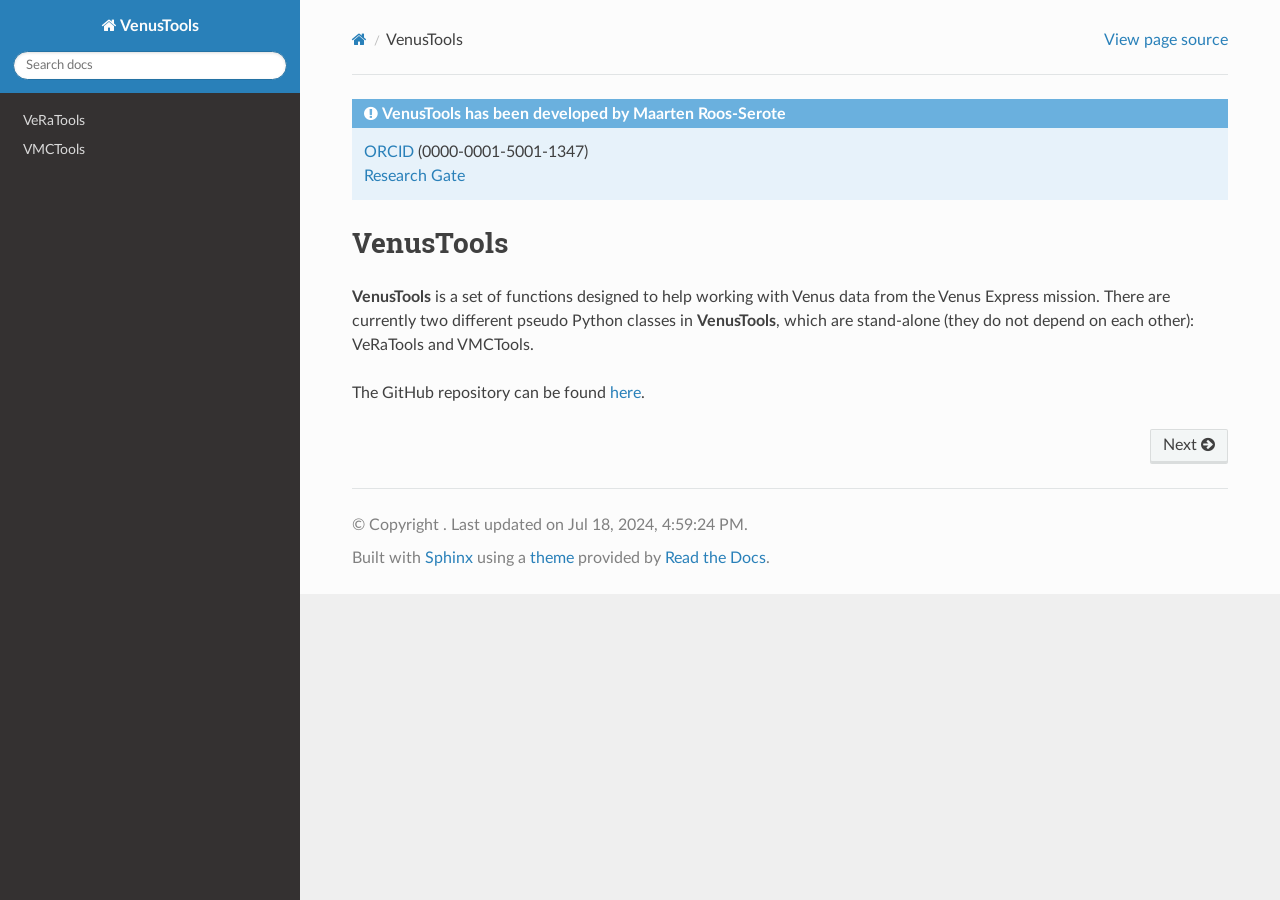
<file: docshtml/index.html>
<!DOCTYPE html>
<html class="writer-html5" lang="en" >
<head>
  <meta charset="utf-8" /><meta name="generator" content="Docutils 0.18.1: http://docutils.sourceforge.net/" />

  <meta name="viewport" content="width=device-width, initial-scale=1.0" />
  <title>VenusTools &mdash; VenusTools 1.0 documentation</title>
      <link rel="stylesheet" href="_static/pygments.css" type="text/css" />
      <link rel="stylesheet" href="_static/css/theme.css" type="text/css" />
      <link rel="stylesheet" href="_static/css/custom.css" type="text/css" />
  <!--[if lt IE 9]>
    <script src="_static/js/html5shiv.min.js"></script>
  <![endif]-->
  
        <script src="_static/jquery.js?v=5d32c60e"></script>
        <script src="_static/_sphinx_javascript_frameworks_compat.js?v=2cd50e6c"></script>
        <script src="_static/documentation_options.js?v=f2a433a1"></script>
        <script src="_static/doctools.js?v=888ff710"></script>
        <script src="_static/sphinx_highlight.js?v=dc90522c"></script>
    <script src="_static/js/theme.js"></script>
    <link rel="index" title="Index" href="genindex.html" />
    <link rel="search" title="Search" href="search.html" />
    <link rel="next" title="VeRaTools" href="veratools.html" /> 
</head>

<body class="wy-body-for-nav"> 
  <div class="wy-grid-for-nav">
    <nav data-toggle="wy-nav-shift" class="wy-nav-side">
      <div class="wy-side-scroll">
        <div class="wy-side-nav-search" >

          
          
          <a href="#" class="icon icon-home">
            VenusTools
          </a>
<div role="search">
  <form id="rtd-search-form" class="wy-form" action="search.html" method="get">
    <input type="text" name="q" placeholder="Search docs" aria-label="Search docs" />
    <input type="hidden" name="check_keywords" value="yes" />
    <input type="hidden" name="area" value="default" />
  </form>
</div>
        </div><div class="wy-menu wy-menu-vertical" data-spy="affix" role="navigation" aria-label="Navigation menu">
              <ul>
<li class="toctree-l1"><a class="reference internal" href="veratools.html">VeRaTools</a></li>
<li class="toctree-l1"><a class="reference internal" href="vmctools.html">VMCTools</a></li>
</ul>

        </div>
      </div>
    </nav>

    <section data-toggle="wy-nav-shift" class="wy-nav-content-wrap"><nav class="wy-nav-top" aria-label="Mobile navigation menu" >
          <i data-toggle="wy-nav-top" class="fa fa-bars"></i>
          <a href="#">VenusTools</a>
      </nav>

      <div class="wy-nav-content">
        <div class="rst-content">
          <div role="navigation" aria-label="Page navigation">
  <ul class="wy-breadcrumbs">
      <li><a href="#" class="icon icon-home" aria-label="Home"></a></li>
      <li class="breadcrumb-item active">VenusTools</li>
      <li class="wy-breadcrumbs-aside">
            <a href="_sources/index.rst.txt" rel="nofollow"> View page source</a>
      </li>
  </ul>
  <hr/>
</div>
          <div role="main" class="document" itemscope="itemscope" itemtype="http://schema.org/Article">
           <div itemprop="articleBody">
             
  <div class="admonition-venustools-has-been-developed-by-maarten-roos-serote admonition">
<p class="admonition-title">VenusTools has been developed by Maarten Roos-Serote</p>
<div class="line-block">
<div class="line"><a class="reference external" href="https://orcid.org/my-orcid?orcid=0000-0001-5001-1347">ORCID</a> (0000-0001-5001-1347)</div>
<div class="line"><a class="reference external" href="https://www.researchgate.net/profile/Maarten-Roos-Serote">Research Gate</a></div>
</div>
</div>
<section id="venustools">
<h1>VenusTools<a class="headerlink" href="#venustools" title="Link to this heading"></a></h1>
<p><strong>VenusTools</strong> is a set of functions designed to help working with Venus data from the Venus Express mission.
There are currently two different pseudo Python classes in <strong>VenusTools</strong>,
which are stand-alone (they do not depend on each other): VeRaTools and VMCTools.</p>
<p>The GitHub repository can be found <a class="reference external" href="https://github.com/PleaseStateTheNatureOfYourInquiry/VenusTools">here</a>.</p>
<div class="toctree-wrapper compound">
</div>
</section>


           </div>
          </div>
          <footer><div class="rst-footer-buttons" role="navigation" aria-label="Footer">
        <a href="veratools.html" class="btn btn-neutral float-right" title="VeRaTools" accesskey="n" rel="next">Next <span class="fa fa-arrow-circle-right" aria-hidden="true"></span></a>
    </div>

  <hr/>

  <div role="contentinfo">
    <p>&#169; Copyright .
      <span class="lastupdated">Last updated on Jul 18, 2024, 4:59:24 PM.
      </span></p>
  </div>

  Built with <a href="https://www.sphinx-doc.org/">Sphinx</a> using a
    <a href="https://github.com/readthedocs/sphinx_rtd_theme">theme</a>
    provided by <a href="https://readthedocs.org">Read the Docs</a>.
   

</footer>
        </div>
      </div>
    </section>
  </div>
  <script>
      jQuery(function () {
          SphinxRtdTheme.Navigation.enable(true);
      });
  </script> 

</body>
</html>
</file>
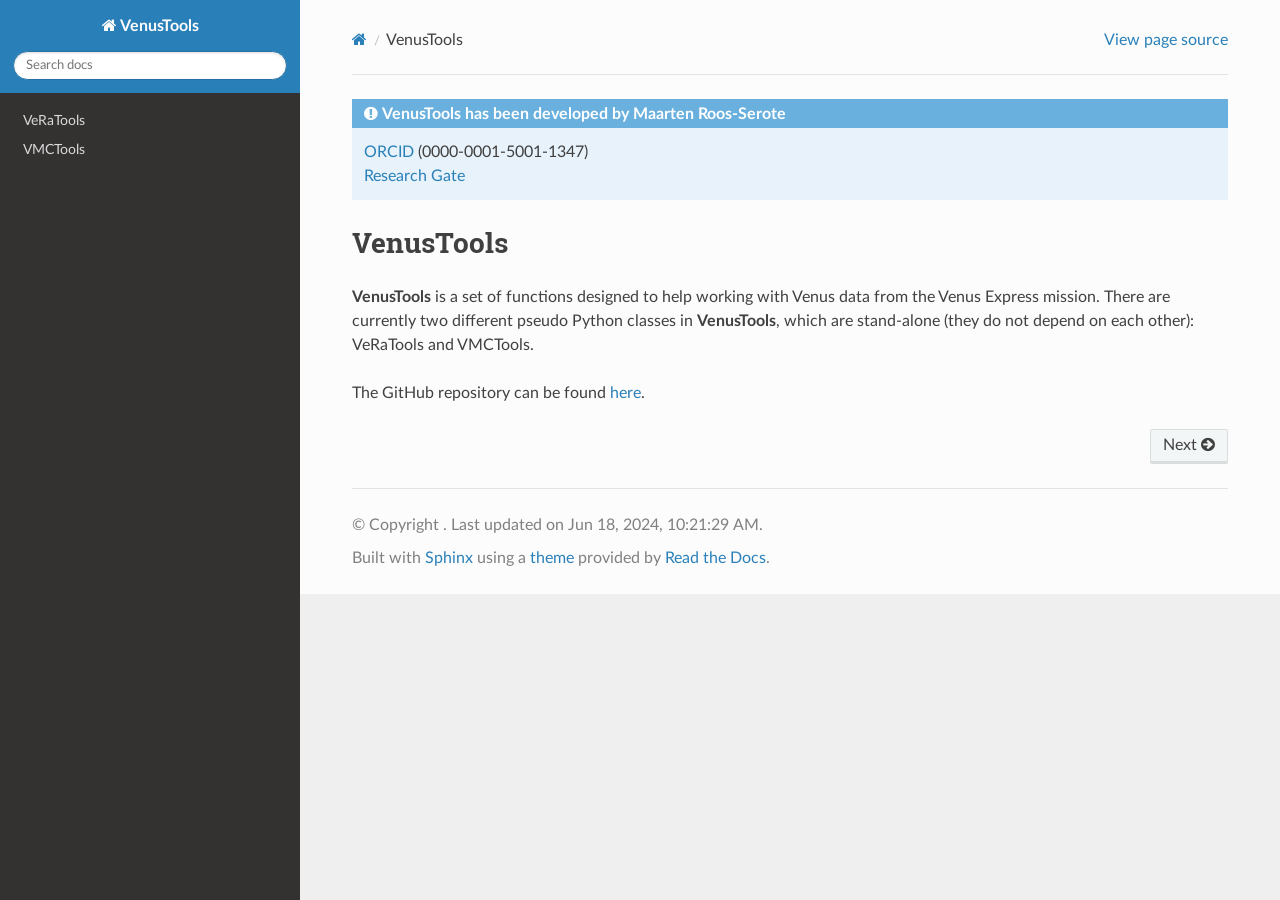
<file: html/index.html>
<!DOCTYPE html>
<html class="writer-html5" lang="en" >
<head>
  <meta charset="utf-8" /><meta name="generator" content="Docutils 0.18.1: http://docutils.sourceforge.net/" />

  <meta name="viewport" content="width=device-width, initial-scale=1.0" />
  <title>VenusTools &mdash; VenusTools 1.0 documentation</title>
      <link rel="stylesheet" href="_static/pygments.css" type="text/css" />
      <link rel="stylesheet" href="_static/css/theme.css" type="text/css" />
      <link rel="stylesheet" href="_static/css/custom.css" type="text/css" />
  <!--[if lt IE 9]>
    <script src="_static/js/html5shiv.min.js"></script>
  <![endif]-->
  
        <script src="_static/jquery.js?v=5d32c60e"></script>
        <script src="_static/_sphinx_javascript_frameworks_compat.js?v=2cd50e6c"></script>
        <script src="_static/documentation_options.js?v=f2a433a1"></script>
        <script src="_static/doctools.js?v=888ff710"></script>
        <script src="_static/sphinx_highlight.js?v=dc90522c"></script>
    <script src="_static/js/theme.js"></script>
    <link rel="index" title="Index" href="genindex.html" />
    <link rel="search" title="Search" href="search.html" />
    <link rel="next" title="VeRaTools" href="veratools.html" /> 
</head>

<body class="wy-body-for-nav"> 
  <div class="wy-grid-for-nav">
    <nav data-toggle="wy-nav-shift" class="wy-nav-side">
      <div class="wy-side-scroll">
        <div class="wy-side-nav-search" >

          
          
          <a href="#" class="icon icon-home">
            VenusTools
          </a>
<div role="search">
  <form id="rtd-search-form" class="wy-form" action="search.html" method="get">
    <input type="text" name="q" placeholder="Search docs" aria-label="Search docs" />
    <input type="hidden" name="check_keywords" value="yes" />
    <input type="hidden" name="area" value="default" />
  </form>
</div>
        </div><div class="wy-menu wy-menu-vertical" data-spy="affix" role="navigation" aria-label="Navigation menu">
              <ul>
<li class="toctree-l1"><a class="reference internal" href="veratools.html">VeRaTools</a></li>
<li class="toctree-l1"><a class="reference internal" href="vmctools.html">VMCTools</a></li>
</ul>

        </div>
      </div>
    </nav>

    <section data-toggle="wy-nav-shift" class="wy-nav-content-wrap"><nav class="wy-nav-top" aria-label="Mobile navigation menu" >
          <i data-toggle="wy-nav-top" class="fa fa-bars"></i>
          <a href="#">VenusTools</a>
      </nav>

      <div class="wy-nav-content">
        <div class="rst-content">
          <div role="navigation" aria-label="Page navigation">
  <ul class="wy-breadcrumbs">
      <li><a href="#" class="icon icon-home" aria-label="Home"></a></li>
      <li class="breadcrumb-item active">VenusTools</li>
      <li class="wy-breadcrumbs-aside">
            <a href="_sources/index.rst.txt" rel="nofollow"> View page source</a>
      </li>
  </ul>
  <hr/>
</div>
          <div role="main" class="document" itemscope="itemscope" itemtype="http://schema.org/Article">
           <div itemprop="articleBody">
             
  <div class="admonition-venustools-has-been-developed-by-maarten-roos-serote admonition">
<p class="admonition-title">VenusTools has been developed by Maarten Roos-Serote</p>
<div class="line-block">
<div class="line"><a class="reference external" href="https://orcid.org/my-orcid?orcid=0000-0001-5001-1347">ORCID</a> (0000-0001-5001-1347)</div>
<div class="line"><a class="reference external" href="https://www.researchgate.net/profile/Maarten-Roos-Serote">Research Gate</a></div>
</div>
</div>
<section id="venustools">
<h1>VenusTools<a class="headerlink" href="#venustools" title="Link to this heading"></a></h1>
<p><strong>VenusTools</strong> is a set of functions designed to help working with Venus data from the Venus Express mission.
There are currently two different pseudo Python classes in <strong>VenusTools</strong>,
which are stand-alone (they do not depend on each other): VeRaTools and VMCTools.</p>
<p>The GitHub repository can be found <a class="reference external" href="https://github.com/PleaseStateTheNatureOfYourInquiry/VenusTools">here</a>.</p>
<div class="toctree-wrapper compound">
</div>
</section>


           </div>
          </div>
          <footer><div class="rst-footer-buttons" role="navigation" aria-label="Footer">
        <a href="veratools.html" class="btn btn-neutral float-right" title="VeRaTools" accesskey="n" rel="next">Next <span class="fa fa-arrow-circle-right" aria-hidden="true"></span></a>
    </div>

  <hr/>

  <div role="contentinfo">
    <p>&#169; Copyright .
      <span class="lastupdated">Last updated on Jun 18, 2024, 10:21:29 AM.
      </span></p>
  </div>

  Built with <a href="https://www.sphinx-doc.org/">Sphinx</a> using a
    <a href="https://github.com/readthedocs/sphinx_rtd_theme">theme</a>
    provided by <a href="https://readthedocs.org">Read the Docs</a>.
   

</footer>
        </div>
      </div>
    </section>
  </div>
  <script>
      jQuery(function () {
          SphinxRtdTheme.Navigation.enable(true);
      });
  </script> 

</body>
</html>
</file>
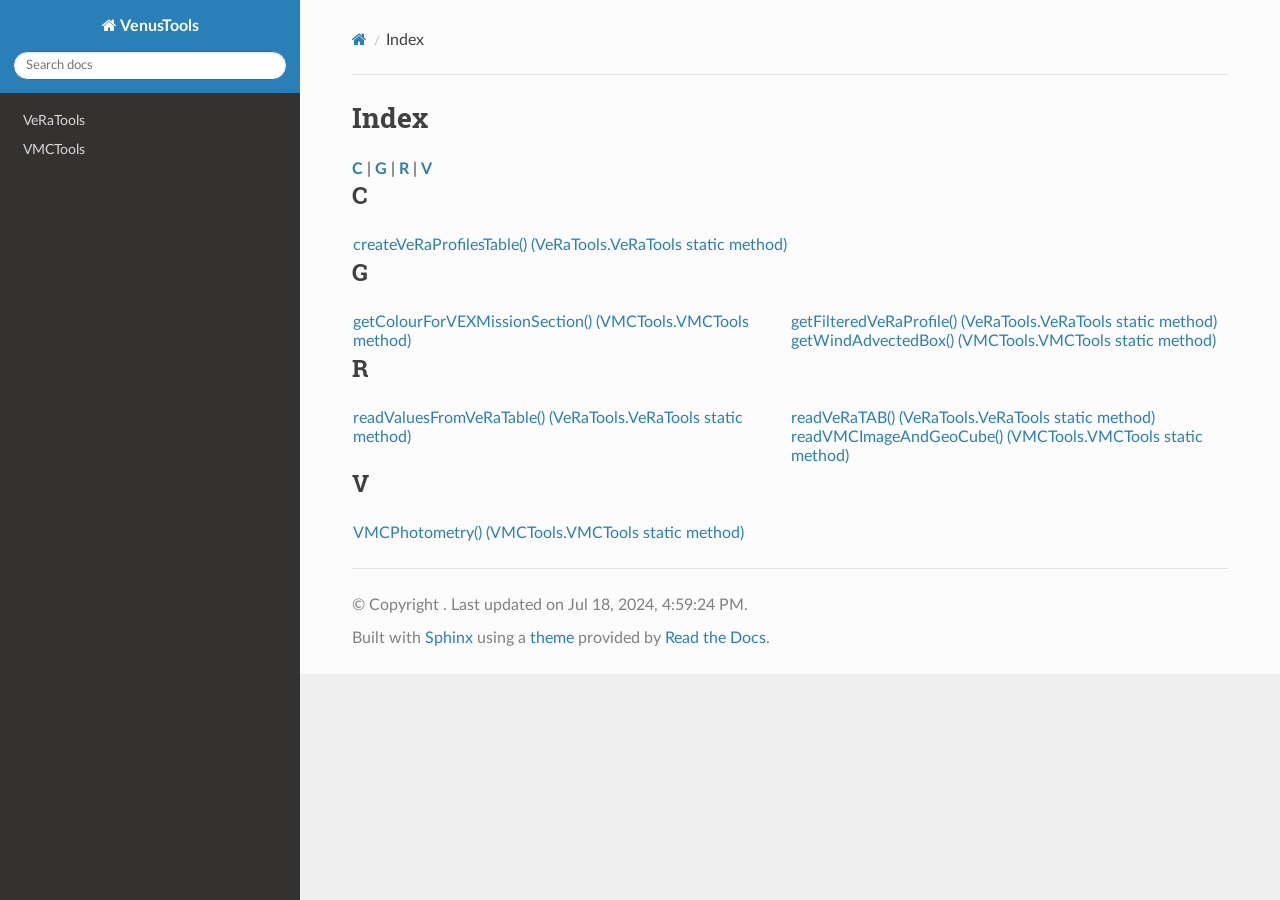
<file: docshtml/genindex.html>
<!DOCTYPE html>
<html class="writer-html5" lang="en" >
<head>
  <meta charset="utf-8" />
  <meta name="viewport" content="width=device-width, initial-scale=1.0" />
  <title>Index &mdash; VenusTools 1.0 documentation</title>
      <link rel="stylesheet" href="_static/pygments.css" type="text/css" />
      <link rel="stylesheet" href="_static/css/theme.css" type="text/css" />
      <link rel="stylesheet" href="_static/css/custom.css" type="text/css" />
  <!--[if lt IE 9]>
    <script src="_static/js/html5shiv.min.js"></script>
  <![endif]-->
  
        <script src="_static/jquery.js?v=5d32c60e"></script>
        <script src="_static/_sphinx_javascript_frameworks_compat.js?v=2cd50e6c"></script>
        <script src="_static/documentation_options.js?v=f2a433a1"></script>
        <script src="_static/doctools.js?v=888ff710"></script>
        <script src="_static/sphinx_highlight.js?v=dc90522c"></script>
    <script src="_static/js/theme.js"></script>
    <link rel="index" title="Index" href="#" />
    <link rel="search" title="Search" href="search.html" /> 
</head>

<body class="wy-body-for-nav"> 
  <div class="wy-grid-for-nav">
    <nav data-toggle="wy-nav-shift" class="wy-nav-side">
      <div class="wy-side-scroll">
        <div class="wy-side-nav-search" >

          
          
          <a href="index.html" class="icon icon-home">
            VenusTools
          </a>
<div role="search">
  <form id="rtd-search-form" class="wy-form" action="search.html" method="get">
    <input type="text" name="q" placeholder="Search docs" aria-label="Search docs" />
    <input type="hidden" name="check_keywords" value="yes" />
    <input type="hidden" name="area" value="default" />
  </form>
</div>
        </div><div class="wy-menu wy-menu-vertical" data-spy="affix" role="navigation" aria-label="Navigation menu">
              <ul>
<li class="toctree-l1"><a class="reference internal" href="veratools.html">VeRaTools</a></li>
<li class="toctree-l1"><a class="reference internal" href="vmctools.html">VMCTools</a></li>
</ul>

        </div>
      </div>
    </nav>

    <section data-toggle="wy-nav-shift" class="wy-nav-content-wrap"><nav class="wy-nav-top" aria-label="Mobile navigation menu" >
          <i data-toggle="wy-nav-top" class="fa fa-bars"></i>
          <a href="index.html">VenusTools</a>
      </nav>

      <div class="wy-nav-content">
        <div class="rst-content">
          <div role="navigation" aria-label="Page navigation">
  <ul class="wy-breadcrumbs">
      <li><a href="index.html" class="icon icon-home" aria-label="Home"></a></li>
      <li class="breadcrumb-item active">Index</li>
      <li class="wy-breadcrumbs-aside">
      </li>
  </ul>
  <hr/>
</div>
          <div role="main" class="document" itemscope="itemscope" itemtype="http://schema.org/Article">
           <div itemprop="articleBody">
             

<h1 id="index">Index</h1>

<div class="genindex-jumpbox">
 <a href="#C"><strong>C</strong></a>
 | <a href="#G"><strong>G</strong></a>
 | <a href="#R"><strong>R</strong></a>
 | <a href="#V"><strong>V</strong></a>
 
</div>
<h2 id="C">C</h2>
<table style="width: 100%" class="indextable genindextable"><tr>
  <td style="width: 33%; vertical-align: top;"><ul>
      <li><a href="veratools.html#VeRaTools.VeRaTools.createVeRaProfilesTable">createVeRaProfilesTable() (VeRaTools.VeRaTools static method)</a>
</li>
  </ul></td>
</tr></table>

<h2 id="G">G</h2>
<table style="width: 100%" class="indextable genindextable"><tr>
  <td style="width: 33%; vertical-align: top;"><ul>
      <li><a href="vmctools.html#VMCTools.VMCTools.getColourForVEXMissionSection">getColourForVEXMissionSection() (VMCTools.VMCTools method)</a>
</li>
  </ul></td>
  <td style="width: 33%; vertical-align: top;"><ul>
      <li><a href="veratools.html#VeRaTools.VeRaTools.getFilteredVeRaProfile">getFilteredVeRaProfile() (VeRaTools.VeRaTools static method)</a>
</li>
      <li><a href="vmctools.html#VMCTools.VMCTools.getWindAdvectedBox">getWindAdvectedBox() (VMCTools.VMCTools static method)</a>
</li>
  </ul></td>
</tr></table>

<h2 id="R">R</h2>
<table style="width: 100%" class="indextable genindextable"><tr>
  <td style="width: 33%; vertical-align: top;"><ul>
      <li><a href="veratools.html#VeRaTools.VeRaTools.readValuesFromVeRaTable">readValuesFromVeRaTable() (VeRaTools.VeRaTools static method)</a>
</li>
  </ul></td>
  <td style="width: 33%; vertical-align: top;"><ul>
      <li><a href="veratools.html#VeRaTools.VeRaTools.readVeRaTAB">readVeRaTAB() (VeRaTools.VeRaTools static method)</a>
</li>
      <li><a href="vmctools.html#VMCTools.VMCTools.readVMCImageAndGeoCube">readVMCImageAndGeoCube() (VMCTools.VMCTools static method)</a>
</li>
  </ul></td>
</tr></table>

<h2 id="V">V</h2>
<table style="width: 100%" class="indextable genindextable"><tr>
  <td style="width: 33%; vertical-align: top;"><ul>
      <li><a href="vmctools.html#VMCTools.VMCTools.VMCPhotometry">VMCPhotometry() (VMCTools.VMCTools static method)</a>
</li>
  </ul></td>
</tr></table>



           </div>
          </div>
          <footer>

  <hr/>

  <div role="contentinfo">
    <p>&#169; Copyright .
      <span class="lastupdated">Last updated on Jul 18, 2024, 4:59:24 PM.
      </span></p>
  </div>

  Built with <a href="https://www.sphinx-doc.org/">Sphinx</a> using a
    <a href="https://github.com/readthedocs/sphinx_rtd_theme">theme</a>
    provided by <a href="https://readthedocs.org">Read the Docs</a>.
   

</footer>
        </div>
      </div>
    </section>
  </div>
  <script>
      jQuery(function () {
          SphinxRtdTheme.Navigation.enable(true);
      });
  </script> 

</body>
</html>
</file>
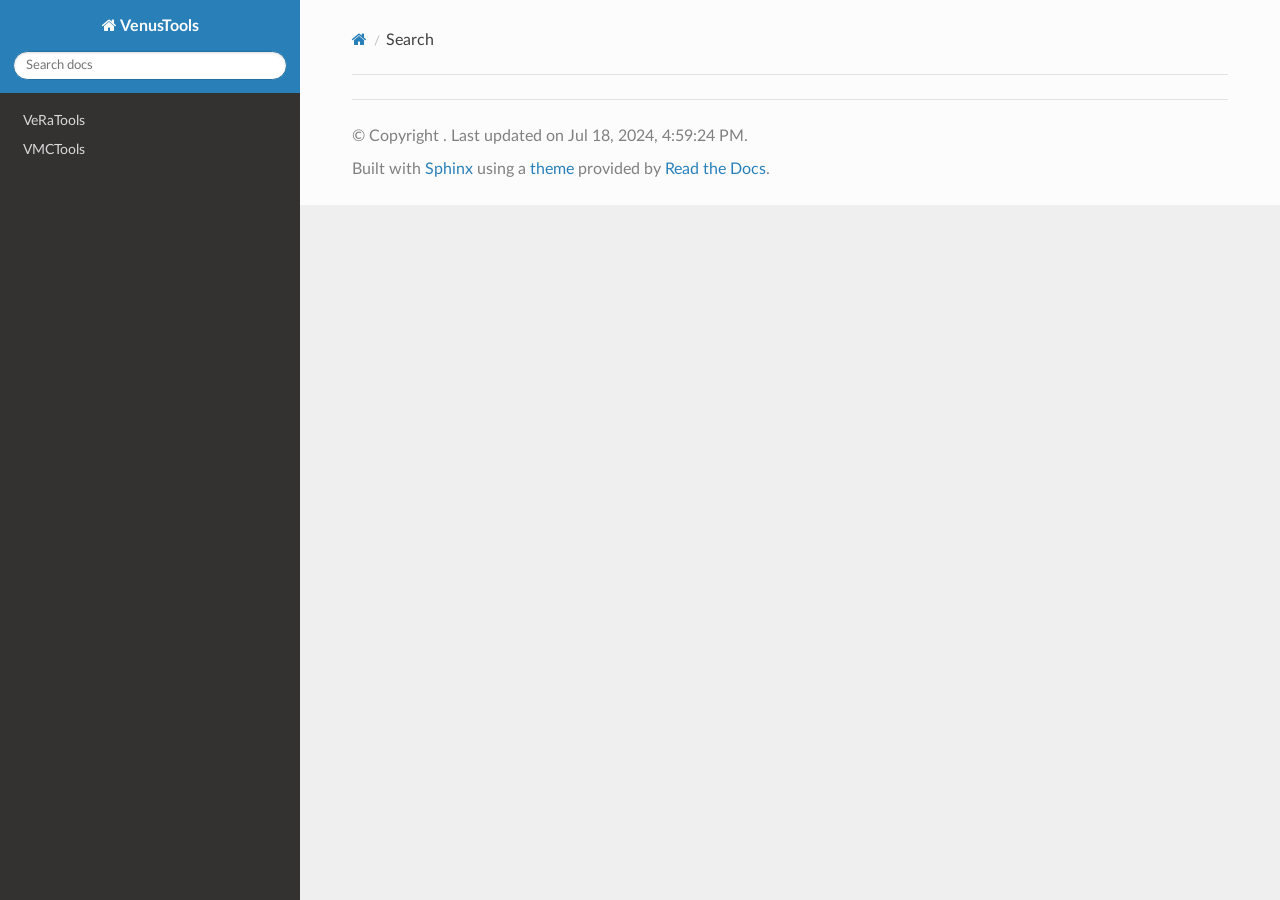
<file: docshtml/search.html>
<!DOCTYPE html>
<html class="writer-html5" lang="en" >
<head>
  <meta charset="utf-8" />
  <meta name="viewport" content="width=device-width, initial-scale=1.0" />
  <title>Search &mdash; VenusTools 1.0 documentation</title>
      <link rel="stylesheet" href="_static/pygments.css" type="text/css" />
      <link rel="stylesheet" href="_static/css/theme.css" type="text/css" />
      <link rel="stylesheet" href="_static/css/custom.css" type="text/css" />
    
  <!--[if lt IE 9]>
    <script src="_static/js/html5shiv.min.js"></script>
  <![endif]-->
  
        <script src="_static/jquery.js?v=5d32c60e"></script>
        <script src="_static/_sphinx_javascript_frameworks_compat.js?v=2cd50e6c"></script>
        <script src="_static/documentation_options.js?v=f2a433a1"></script>
        <script src="_static/doctools.js?v=888ff710"></script>
        <script src="_static/sphinx_highlight.js?v=dc90522c"></script>
    <script src="_static/js/theme.js"></script>
    <script src="_static/searchtools.js"></script>
    <script src="_static/language_data.js"></script>
    <link rel="index" title="Index" href="genindex.html" />
    <link rel="search" title="Search" href="#" /> 
</head>

<body class="wy-body-for-nav"> 
  <div class="wy-grid-for-nav">
    <nav data-toggle="wy-nav-shift" class="wy-nav-side">
      <div class="wy-side-scroll">
        <div class="wy-side-nav-search" >

          
          
          <a href="index.html" class="icon icon-home">
            VenusTools
          </a>
<div role="search">
  <form id="rtd-search-form" class="wy-form" action="#" method="get">
    <input type="text" name="q" placeholder="Search docs" aria-label="Search docs" />
    <input type="hidden" name="check_keywords" value="yes" />
    <input type="hidden" name="area" value="default" />
  </form>
</div>
        </div><div class="wy-menu wy-menu-vertical" data-spy="affix" role="navigation" aria-label="Navigation menu">
              <ul>
<li class="toctree-l1"><a class="reference internal" href="veratools.html">VeRaTools</a></li>
<li class="toctree-l1"><a class="reference internal" href="vmctools.html">VMCTools</a></li>
</ul>

        </div>
      </div>
    </nav>

    <section data-toggle="wy-nav-shift" class="wy-nav-content-wrap"><nav class="wy-nav-top" aria-label="Mobile navigation menu" >
          <i data-toggle="wy-nav-top" class="fa fa-bars"></i>
          <a href="index.html">VenusTools</a>
      </nav>

      <div class="wy-nav-content">
        <div class="rst-content">
          <div role="navigation" aria-label="Page navigation">
  <ul class="wy-breadcrumbs">
      <li><a href="index.html" class="icon icon-home" aria-label="Home"></a></li>
      <li class="breadcrumb-item active">Search</li>
      <li class="wy-breadcrumbs-aside">
      </li>
  </ul>
  <hr/>
</div>
          <div role="main" class="document" itemscope="itemscope" itemtype="http://schema.org/Article">
           <div itemprop="articleBody">
             
  <noscript>
  <div id="fallback" class="admonition warning">
    <p class="last">
      Please activate JavaScript to enable the search functionality.
    </p>
  </div>
  </noscript>

  
  <div id="search-results">
  
  </div>

           </div>
          </div>
          <footer>

  <hr/>

  <div role="contentinfo">
    <p>&#169; Copyright .
      <span class="lastupdated">Last updated on Jul 18, 2024, 4:59:24 PM.
      </span></p>
  </div>

  Built with <a href="https://www.sphinx-doc.org/">Sphinx</a> using a
    <a href="https://github.com/readthedocs/sphinx_rtd_theme">theme</a>
    provided by <a href="https://readthedocs.org">Read the Docs</a>.
   

</footer>
        </div>
      </div>
    </section>
  </div>
  <script>
      jQuery(function () {
          SphinxRtdTheme.Navigation.enable(true);
      });
  </script>
  <script>
    jQuery(function() { Search.loadIndex("searchindex.js"); });
  </script>
  
  <script id="searchindexloader"></script>
   


</body>
</html>
</file>
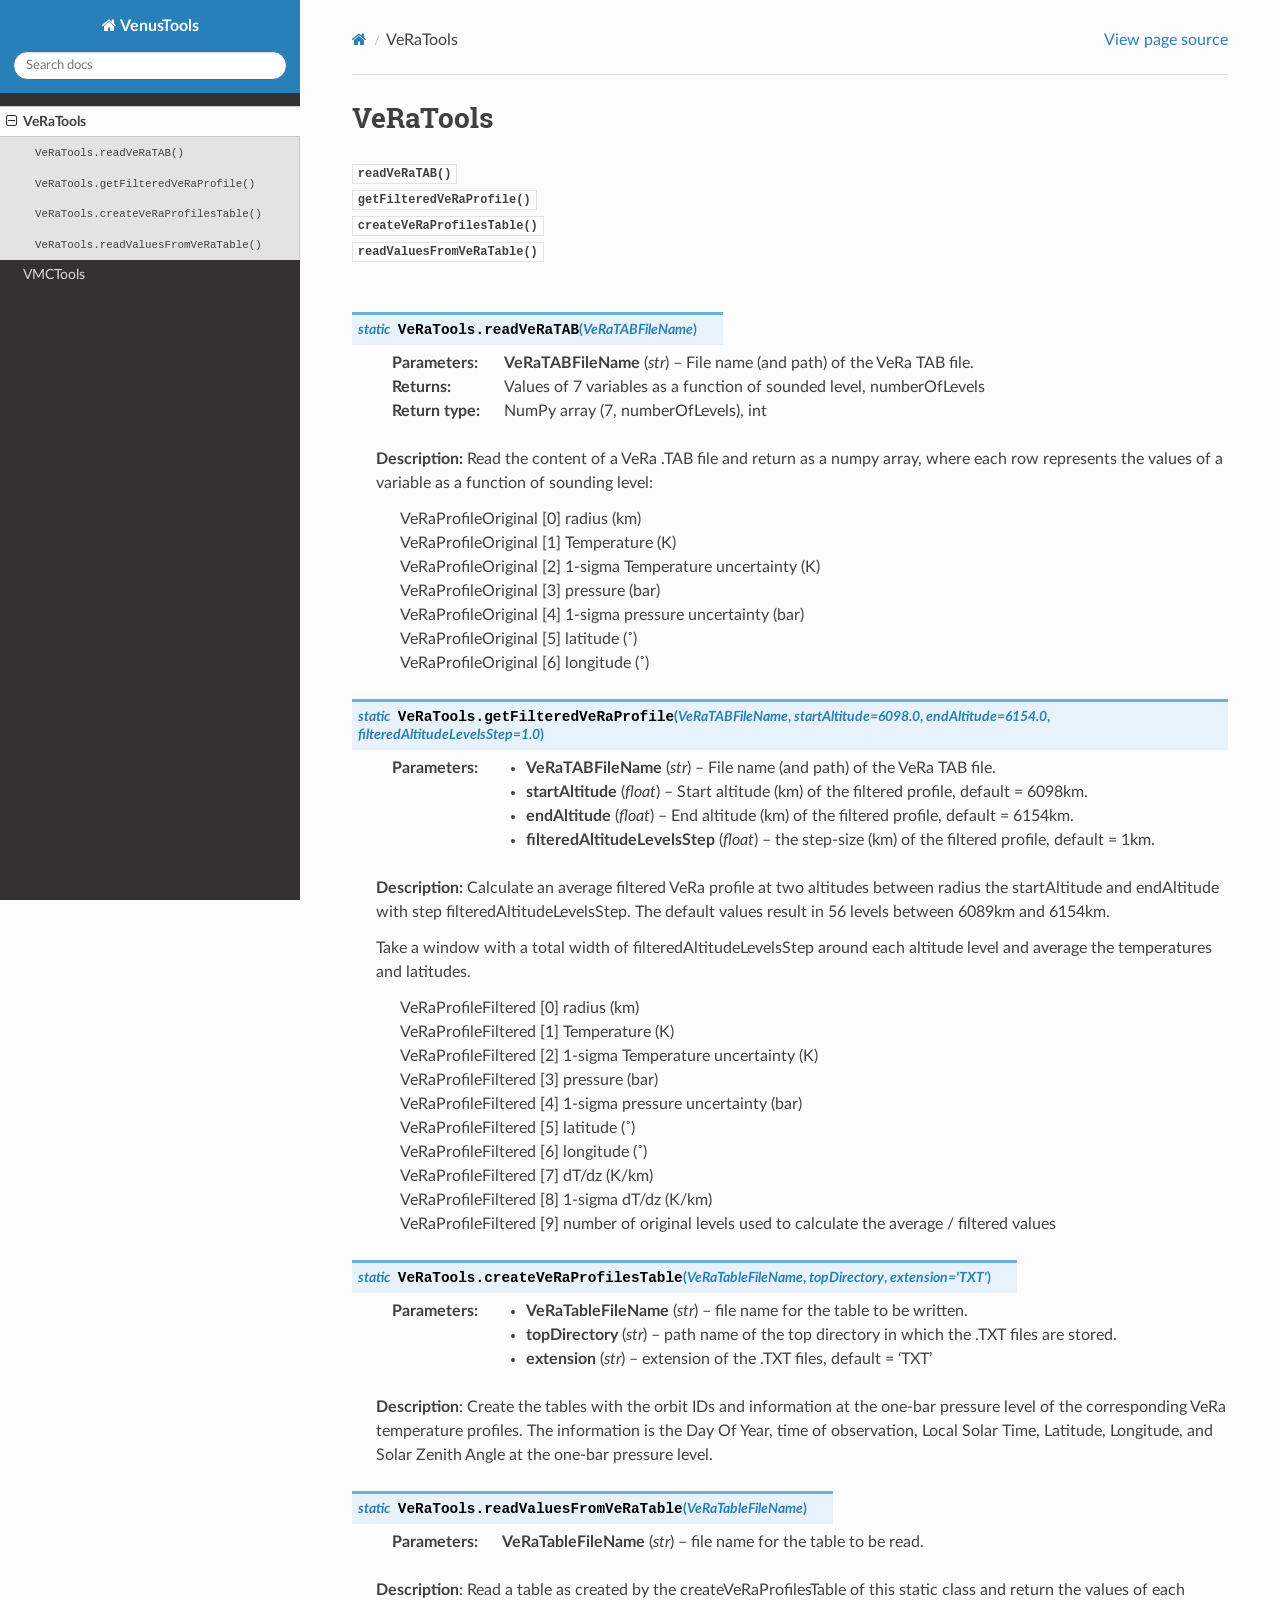
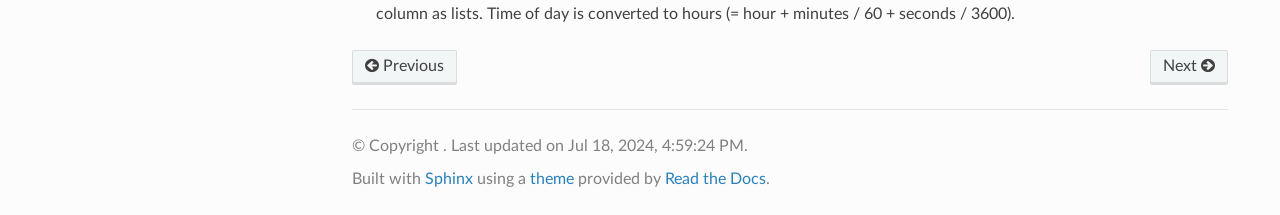
<file: docshtml/veratools.html>
<!DOCTYPE html>
<html class="writer-html5" lang="en" >
<head>
  <meta charset="utf-8" /><meta name="generator" content="Docutils 0.18.1: http://docutils.sourceforge.net/" />

  <meta name="viewport" content="width=device-width, initial-scale=1.0" />
  <title>VeRaTools &mdash; VenusTools 1.0 documentation</title>
      <link rel="stylesheet" href="_static/pygments.css" type="text/css" />
      <link rel="stylesheet" href="_static/css/theme.css" type="text/css" />
      <link rel="stylesheet" href="_static/css/custom.css" type="text/css" />
  <!--[if lt IE 9]>
    <script src="_static/js/html5shiv.min.js"></script>
  <![endif]-->
  
        <script src="_static/jquery.js?v=5d32c60e"></script>
        <script src="_static/_sphinx_javascript_frameworks_compat.js?v=2cd50e6c"></script>
        <script src="_static/documentation_options.js?v=f2a433a1"></script>
        <script src="_static/doctools.js?v=888ff710"></script>
        <script src="_static/sphinx_highlight.js?v=dc90522c"></script>
    <script src="_static/js/theme.js"></script>
    <link rel="index" title="Index" href="genindex.html" />
    <link rel="search" title="Search" href="search.html" />
    <link rel="next" title="VMCTools" href="vmctools.html" />
    <link rel="prev" title="VenusTools" href="index.html" /> 
</head>

<body class="wy-body-for-nav"> 
  <div class="wy-grid-for-nav">
    <nav data-toggle="wy-nav-shift" class="wy-nav-side">
      <div class="wy-side-scroll">
        <div class="wy-side-nav-search" >

          
          
          <a href="index.html" class="icon icon-home">
            VenusTools
          </a>
<div role="search">
  <form id="rtd-search-form" class="wy-form" action="search.html" method="get">
    <input type="text" name="q" placeholder="Search docs" aria-label="Search docs" />
    <input type="hidden" name="check_keywords" value="yes" />
    <input type="hidden" name="area" value="default" />
  </form>
</div>
        </div><div class="wy-menu wy-menu-vertical" data-spy="affix" role="navigation" aria-label="Navigation menu">
              <ul class="current">
<li class="toctree-l1 current"><a class="current reference internal" href="#">VeRaTools</a><ul>
<li class="toctree-l2"><a class="reference internal" href="#VeRaTools.VeRaTools.readVeRaTAB"><code class="docutils literal notranslate"><span class="pre">VeRaTools.readVeRaTAB()</span></code></a></li>
<li class="toctree-l2"><a class="reference internal" href="#VeRaTools.VeRaTools.getFilteredVeRaProfile"><code class="docutils literal notranslate"><span class="pre">VeRaTools.getFilteredVeRaProfile()</span></code></a></li>
<li class="toctree-l2"><a class="reference internal" href="#VeRaTools.VeRaTools.createVeRaProfilesTable"><code class="docutils literal notranslate"><span class="pre">VeRaTools.createVeRaProfilesTable()</span></code></a></li>
<li class="toctree-l2"><a class="reference internal" href="#VeRaTools.VeRaTools.readValuesFromVeRaTable"><code class="docutils literal notranslate"><span class="pre">VeRaTools.readValuesFromVeRaTable()</span></code></a></li>
</ul>
</li>
<li class="toctree-l1"><a class="reference internal" href="vmctools.html">VMCTools</a></li>
</ul>

        </div>
      </div>
    </nav>

    <section data-toggle="wy-nav-shift" class="wy-nav-content-wrap"><nav class="wy-nav-top" aria-label="Mobile navigation menu" >
          <i data-toggle="wy-nav-top" class="fa fa-bars"></i>
          <a href="index.html">VenusTools</a>
      </nav>

      <div class="wy-nav-content">
        <div class="rst-content">
          <div role="navigation" aria-label="Page navigation">
  <ul class="wy-breadcrumbs">
      <li><a href="index.html" class="icon icon-home" aria-label="Home"></a></li>
      <li class="breadcrumb-item active">VeRaTools</li>
      <li class="wy-breadcrumbs-aside">
            <a href="_sources/veratools.rst.txt" rel="nofollow"> View page source</a>
      </li>
  </ul>
  <hr/>
</div>
          <div role="main" class="document" itemscope="itemscope" itemtype="http://schema.org/Article">
           <div itemprop="articleBody">
             
  <section id="veratools">
<span id="id1"></span><h1>VeRaTools<a class="headerlink" href="#veratools" title="Link to this heading"></a></h1>
<div class="line-block">
<div class="line"><a class="reference internal" href="#VeRaTools.VeRaTools.readVeRaTAB" title="VeRaTools.VeRaTools.readVeRaTAB"><code class="xref py py-meth docutils literal notranslate"><span class="pre">readVeRaTAB()</span></code></a></div>
<div class="line"><a class="reference internal" href="#VeRaTools.VeRaTools.getFilteredVeRaProfile" title="VeRaTools.VeRaTools.getFilteredVeRaProfile"><code class="xref py py-meth docutils literal notranslate"><span class="pre">getFilteredVeRaProfile()</span></code></a></div>
<div class="line"><a class="reference internal" href="#VeRaTools.VeRaTools.createVeRaProfilesTable" title="VeRaTools.VeRaTools.createVeRaProfilesTable"><code class="xref py py-meth docutils literal notranslate"><span class="pre">createVeRaProfilesTable()</span></code></a></div>
<div class="line"><a class="reference internal" href="#VeRaTools.VeRaTools.readValuesFromVeRaTable" title="VeRaTools.VeRaTools.readValuesFromVeRaTable"><code class="xref py py-meth docutils literal notranslate"><span class="pre">readValuesFromVeRaTable()</span></code></a></div>
<div class="line"><br /></div>
</div>
<dl class="py method">
<dt class="sig sig-object py" id="VeRaTools.VeRaTools.readVeRaTAB">
<em class="property"><span class="pre">static</span><span class="w"> </span></em><span class="sig-prename descclassname"><span class="pre">VeRaTools.</span></span><span class="sig-name descname"><span class="pre">readVeRaTAB</span></span><span class="sig-paren">(</span><em class="sig-param"><span class="n"><span class="pre">VeRaTABFileName</span></span></em><span class="sig-paren">)</span><a class="headerlink" href="#VeRaTools.VeRaTools.readVeRaTAB" title="Link to this definition"></a></dt>
<dd><dl class="field-list simple">
<dt class="field-odd">Parameters<span class="colon">:</span></dt>
<dd class="field-odd"><p><strong>VeRaTABFileName</strong> (<em>str</em>) – File name (and path) of the VeRa TAB file.</p>
</dd>
<dt class="field-even">Returns<span class="colon">:</span></dt>
<dd class="field-even"><p>Values of 7 variables as a function of sounded level, numberOfLevels</p>
</dd>
<dt class="field-odd">Return type<span class="colon">:</span></dt>
<dd class="field-odd"><p>NumPy array (7, numberOfLevels), int</p>
</dd>
</dl>
<p><strong>Description:</strong>
Read the content of a VeRa .TAB file and return as a numpy array, where each row represents the values of a variable as a function of sounding level:</p>
<blockquote>
<div><div class="line-block">
<div class="line">VeRaProfileOriginal [0] radius (km)</div>
<div class="line">VeRaProfileOriginal [1] Temperature (K)</div>
<div class="line">VeRaProfileOriginal [2] 1-sigma Temperature uncertainty (K)</div>
<div class="line">VeRaProfileOriginal [3] pressure (bar)</div>
<div class="line">VeRaProfileOriginal [4] 1-sigma pressure uncertainty (bar)</div>
<div class="line">VeRaProfileOriginal [5] latitude (˚)</div>
<div class="line">VeRaProfileOriginal [6] longitude (˚)</div>
</div>
</div></blockquote>
</dd></dl>

<dl class="py method">
<dt class="sig sig-object py" id="VeRaTools.VeRaTools.getFilteredVeRaProfile">
<em class="property"><span class="pre">static</span><span class="w"> </span></em><span class="sig-prename descclassname"><span class="pre">VeRaTools.</span></span><span class="sig-name descname"><span class="pre">getFilteredVeRaProfile</span></span><span class="sig-paren">(</span><em class="sig-param"><span class="n"><span class="pre">VeRaTABFileName</span></span></em>, <em class="sig-param"><span class="n"><span class="pre">startAltitude</span></span><span class="o"><span class="pre">=</span></span><span class="default_value"><span class="pre">6098.0</span></span></em>, <em class="sig-param"><span class="n"><span class="pre">endAltitude</span></span><span class="o"><span class="pre">=</span></span><span class="default_value"><span class="pre">6154.0</span></span></em>, <em class="sig-param"><span class="n"><span class="pre">filteredAltitudeLevelsStep</span></span><span class="o"><span class="pre">=</span></span><span class="default_value"><span class="pre">1.0</span></span></em><span class="sig-paren">)</span><a class="headerlink" href="#VeRaTools.VeRaTools.getFilteredVeRaProfile" title="Link to this definition"></a></dt>
<dd><dl class="field-list simple">
<dt class="field-odd">Parameters<span class="colon">:</span></dt>
<dd class="field-odd"><ul class="simple">
<li><p><strong>VeRaTABFileName</strong> (<em>str</em>) – File name (and path) of the VeRa TAB file.</p></li>
<li><p><strong>startAltitude</strong> (<em>float</em>) – Start altitude (km) of the filtered profile, default = 6098km.</p></li>
<li><p><strong>endAltitude</strong> (<em>float</em>) – End altitude (km) of the filtered profile, default = 6154km.</p></li>
<li><p><strong>filteredAltitudeLevelsStep</strong> (<em>float</em>) – the step-size (km) of the filtered profile, default = 1km.</p></li>
</ul>
</dd>
</dl>
<p><strong>Description:</strong>
Calculate an average filtered VeRa profile at two altitudes between radius the  startAltitude  and  endAltitude with step  filteredAltitudeLevelsStep. 
The default values result in 56 levels between 6089km and 6154km.</p>
<p>Take a window with a total width of  filteredAltitudeLevelsStep  around each altitude level and average the temperatures and latitudes.</p>
<blockquote>
<div><div class="line-block">
<div class="line">VeRaProfileFiltered [0] radius (km)</div>
<div class="line">VeRaProfileFiltered [1] Temperature (K)</div>
<div class="line">VeRaProfileFiltered [2] 1-sigma Temperature uncertainty (K)</div>
<div class="line">VeRaProfileFiltered [3] pressure (bar)</div>
<div class="line">VeRaProfileFiltered [4] 1-sigma pressure uncertainty (bar)</div>
<div class="line">VeRaProfileFiltered [5] latitude (˚)</div>
<div class="line">VeRaProfileFiltered [6] longitude (˚)</div>
<div class="line">VeRaProfileFiltered [7] dT/dz (K/km)</div>
<div class="line">VeRaProfileFiltered [8] 1-sigma dT/dz (K/km)</div>
<div class="line">VeRaProfileFiltered [9] number of original levels used to calculate the average / filtered values</div>
</div>
</div></blockquote>
</dd></dl>

<dl class="py method">
<dt class="sig sig-object py" id="VeRaTools.VeRaTools.createVeRaProfilesTable">
<em class="property"><span class="pre">static</span><span class="w"> </span></em><span class="sig-prename descclassname"><span class="pre">VeRaTools.</span></span><span class="sig-name descname"><span class="pre">createVeRaProfilesTable</span></span><span class="sig-paren">(</span><em class="sig-param"><span class="n"><span class="pre">VeRaTableFileName</span></span></em>, <em class="sig-param"><span class="n"><span class="pre">topDirectory</span></span></em>, <em class="sig-param"><span class="n"><span class="pre">extension</span></span><span class="o"><span class="pre">=</span></span><span class="default_value"><span class="pre">'TXT'</span></span></em><span class="sig-paren">)</span><a class="headerlink" href="#VeRaTools.VeRaTools.createVeRaProfilesTable" title="Link to this definition"></a></dt>
<dd><dl class="field-list simple">
<dt class="field-odd">Parameters<span class="colon">:</span></dt>
<dd class="field-odd"><ul class="simple">
<li><p><strong>VeRaTableFileName</strong> (<em>str</em>) – file name for the table to be written.</p></li>
<li><p><strong>topDirectory</strong> (<em>str</em>) – path name of the top directory in which the .TXT files are stored.</p></li>
<li><p><strong>extension</strong> (<em>str</em>) – extension of the .TXT files, default = ‘TXT’</p></li>
</ul>
</dd>
</dl>
<p><strong>Description</strong>: Create the tables with the orbit IDs and information at the one-bar pressure level of the corresponding VeRa 
temperature profiles. The information is the Day Of Year, time of observation, Local Solar Time, Latitude, Longitude, and Solar 
Zenith Angle at the one-bar pressure level.</p>
</dd></dl>

<dl class="py method">
<dt class="sig sig-object py" id="VeRaTools.VeRaTools.readValuesFromVeRaTable">
<em class="property"><span class="pre">static</span><span class="w"> </span></em><span class="sig-prename descclassname"><span class="pre">VeRaTools.</span></span><span class="sig-name descname"><span class="pre">readValuesFromVeRaTable</span></span><span class="sig-paren">(</span><em class="sig-param"><span class="n"><span class="pre">VeRaTableFileName</span></span></em><span class="sig-paren">)</span><a class="headerlink" href="#VeRaTools.VeRaTools.readValuesFromVeRaTable" title="Link to this definition"></a></dt>
<dd><dl class="field-list simple">
<dt class="field-odd">Parameters<span class="colon">:</span></dt>
<dd class="field-odd"><p><strong>VeRaTableFileName</strong> (<em>str</em>) – file name for the table to be read.</p>
</dd>
</dl>
<p><strong>Description</strong>: Read a table as created by the  createVeRaProfilesTable  of this static class and return the values of each column as lists.
Time of day is converted to hours (= hour + minutes / 60 + seconds / 3600).</p>
</dd></dl>

</section>


           </div>
          </div>
          <footer><div class="rst-footer-buttons" role="navigation" aria-label="Footer">
        <a href="index.html" class="btn btn-neutral float-left" title="VenusTools" accesskey="p" rel="prev"><span class="fa fa-arrow-circle-left" aria-hidden="true"></span> Previous</a>
        <a href="vmctools.html" class="btn btn-neutral float-right" title="VMCTools" accesskey="n" rel="next">Next <span class="fa fa-arrow-circle-right" aria-hidden="true"></span></a>
    </div>

  <hr/>

  <div role="contentinfo">
    <p>&#169; Copyright .
      <span class="lastupdated">Last updated on Jul 18, 2024, 4:59:24 PM.
      </span></p>
  </div>

  Built with <a href="https://www.sphinx-doc.org/">Sphinx</a> using a
    <a href="https://github.com/readthedocs/sphinx_rtd_theme">theme</a>
    provided by <a href="https://readthedocs.org">Read the Docs</a>.
   

</footer>
        </div>
      </div>
    </section>
  </div>
  <script>
      jQuery(function () {
          SphinxRtdTheme.Navigation.enable(true);
      });
  </script> 

</body>
</html>
</file>
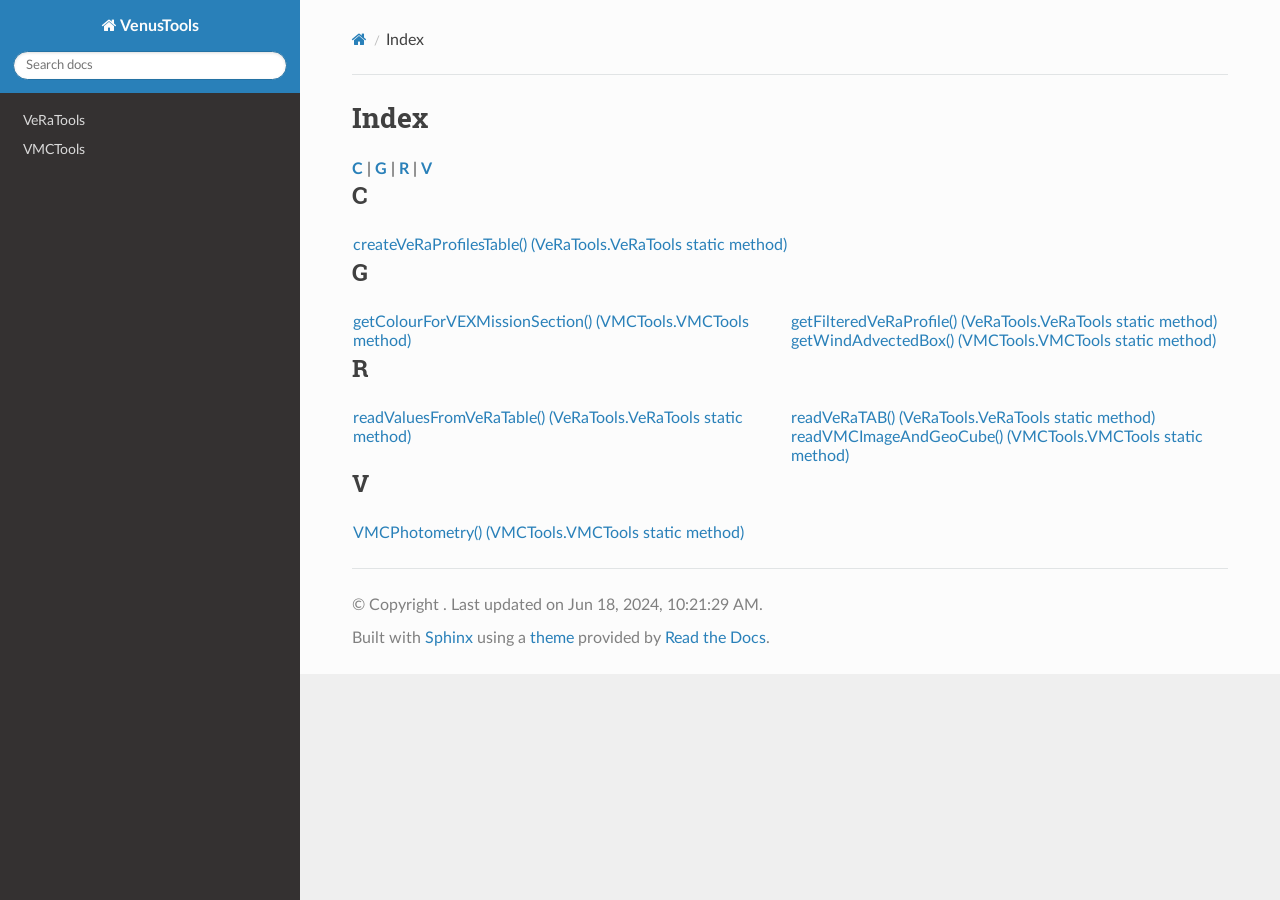
<file: html/genindex.html>
<!DOCTYPE html>
<html class="writer-html5" lang="en" >
<head>
  <meta charset="utf-8" />
  <meta name="viewport" content="width=device-width, initial-scale=1.0" />
  <title>Index &mdash; VenusTools 1.0 documentation</title>
      <link rel="stylesheet" href="_static/pygments.css" type="text/css" />
      <link rel="stylesheet" href="_static/css/theme.css" type="text/css" />
      <link rel="stylesheet" href="_static/css/custom.css" type="text/css" />
  <!--[if lt IE 9]>
    <script src="_static/js/html5shiv.min.js"></script>
  <![endif]-->
  
        <script src="_static/jquery.js?v=5d32c60e"></script>
        <script src="_static/_sphinx_javascript_frameworks_compat.js?v=2cd50e6c"></script>
        <script src="_static/documentation_options.js?v=f2a433a1"></script>
        <script src="_static/doctools.js?v=888ff710"></script>
        <script src="_static/sphinx_highlight.js?v=dc90522c"></script>
    <script src="_static/js/theme.js"></script>
    <link rel="index" title="Index" href="#" />
    <link rel="search" title="Search" href="search.html" /> 
</head>

<body class="wy-body-for-nav"> 
  <div class="wy-grid-for-nav">
    <nav data-toggle="wy-nav-shift" class="wy-nav-side">
      <div class="wy-side-scroll">
        <div class="wy-side-nav-search" >

          
          
          <a href="index.html" class="icon icon-home">
            VenusTools
          </a>
<div role="search">
  <form id="rtd-search-form" class="wy-form" action="search.html" method="get">
    <input type="text" name="q" placeholder="Search docs" aria-label="Search docs" />
    <input type="hidden" name="check_keywords" value="yes" />
    <input type="hidden" name="area" value="default" />
  </form>
</div>
        </div><div class="wy-menu wy-menu-vertical" data-spy="affix" role="navigation" aria-label="Navigation menu">
              <ul>
<li class="toctree-l1"><a class="reference internal" href="veratools.html">VeRaTools</a></li>
<li class="toctree-l1"><a class="reference internal" href="vmctools.html">VMCTools</a></li>
</ul>

        </div>
      </div>
    </nav>

    <section data-toggle="wy-nav-shift" class="wy-nav-content-wrap"><nav class="wy-nav-top" aria-label="Mobile navigation menu" >
          <i data-toggle="wy-nav-top" class="fa fa-bars"></i>
          <a href="index.html">VenusTools</a>
      </nav>

      <div class="wy-nav-content">
        <div class="rst-content">
          <div role="navigation" aria-label="Page navigation">
  <ul class="wy-breadcrumbs">
      <li><a href="index.html" class="icon icon-home" aria-label="Home"></a></li>
      <li class="breadcrumb-item active">Index</li>
      <li class="wy-breadcrumbs-aside">
      </li>
  </ul>
  <hr/>
</div>
          <div role="main" class="document" itemscope="itemscope" itemtype="http://schema.org/Article">
           <div itemprop="articleBody">
             

<h1 id="index">Index</h1>

<div class="genindex-jumpbox">
 <a href="#C"><strong>C</strong></a>
 | <a href="#G"><strong>G</strong></a>
 | <a href="#R"><strong>R</strong></a>
 | <a href="#V"><strong>V</strong></a>
 
</div>
<h2 id="C">C</h2>
<table style="width: 100%" class="indextable genindextable"><tr>
  <td style="width: 33%; vertical-align: top;"><ul>
      <li><a href="veratools.html#VeRaTools.VeRaTools.createVeRaProfilesTable">createVeRaProfilesTable() (VeRaTools.VeRaTools static method)</a>
</li>
  </ul></td>
</tr></table>

<h2 id="G">G</h2>
<table style="width: 100%" class="indextable genindextable"><tr>
  <td style="width: 33%; vertical-align: top;"><ul>
      <li><a href="vmctools.html#VMCTools.VMCTools.getColourForVEXMissionSection">getColourForVEXMissionSection() (VMCTools.VMCTools method)</a>
</li>
  </ul></td>
  <td style="width: 33%; vertical-align: top;"><ul>
      <li><a href="veratools.html#VeRaTools.VeRaTools.getFilteredVeRaProfile">getFilteredVeRaProfile() (VeRaTools.VeRaTools static method)</a>
</li>
      <li><a href="vmctools.html#VMCTools.VMCTools.getWindAdvectedBox">getWindAdvectedBox() (VMCTools.VMCTools static method)</a>
</li>
  </ul></td>
</tr></table>

<h2 id="R">R</h2>
<table style="width: 100%" class="indextable genindextable"><tr>
  <td style="width: 33%; vertical-align: top;"><ul>
      <li><a href="veratools.html#VeRaTools.VeRaTools.readValuesFromVeRaTable">readValuesFromVeRaTable() (VeRaTools.VeRaTools static method)</a>
</li>
  </ul></td>
  <td style="width: 33%; vertical-align: top;"><ul>
      <li><a href="veratools.html#VeRaTools.VeRaTools.readVeRaTAB">readVeRaTAB() (VeRaTools.VeRaTools static method)</a>
</li>
      <li><a href="vmctools.html#VMCTools.VMCTools.readVMCImageAndGeoCube">readVMCImageAndGeoCube() (VMCTools.VMCTools static method)</a>
</li>
  </ul></td>
</tr></table>

<h2 id="V">V</h2>
<table style="width: 100%" class="indextable genindextable"><tr>
  <td style="width: 33%; vertical-align: top;"><ul>
      <li><a href="vmctools.html#VMCTools.VMCTools.VMCPhotometry">VMCPhotometry() (VMCTools.VMCTools static method)</a>
</li>
  </ul></td>
</tr></table>



           </div>
          </div>
          <footer>

  <hr/>

  <div role="contentinfo">
    <p>&#169; Copyright .
      <span class="lastupdated">Last updated on Jun 18, 2024, 10:21:29 AM.
      </span></p>
  </div>

  Built with <a href="https://www.sphinx-doc.org/">Sphinx</a> using a
    <a href="https://github.com/readthedocs/sphinx_rtd_theme">theme</a>
    provided by <a href="https://readthedocs.org">Read the Docs</a>.
   

</footer>
        </div>
      </div>
    </section>
  </div>
  <script>
      jQuery(function () {
          SphinxRtdTheme.Navigation.enable(true);
      });
  </script> 

</body>
</html>
</file>
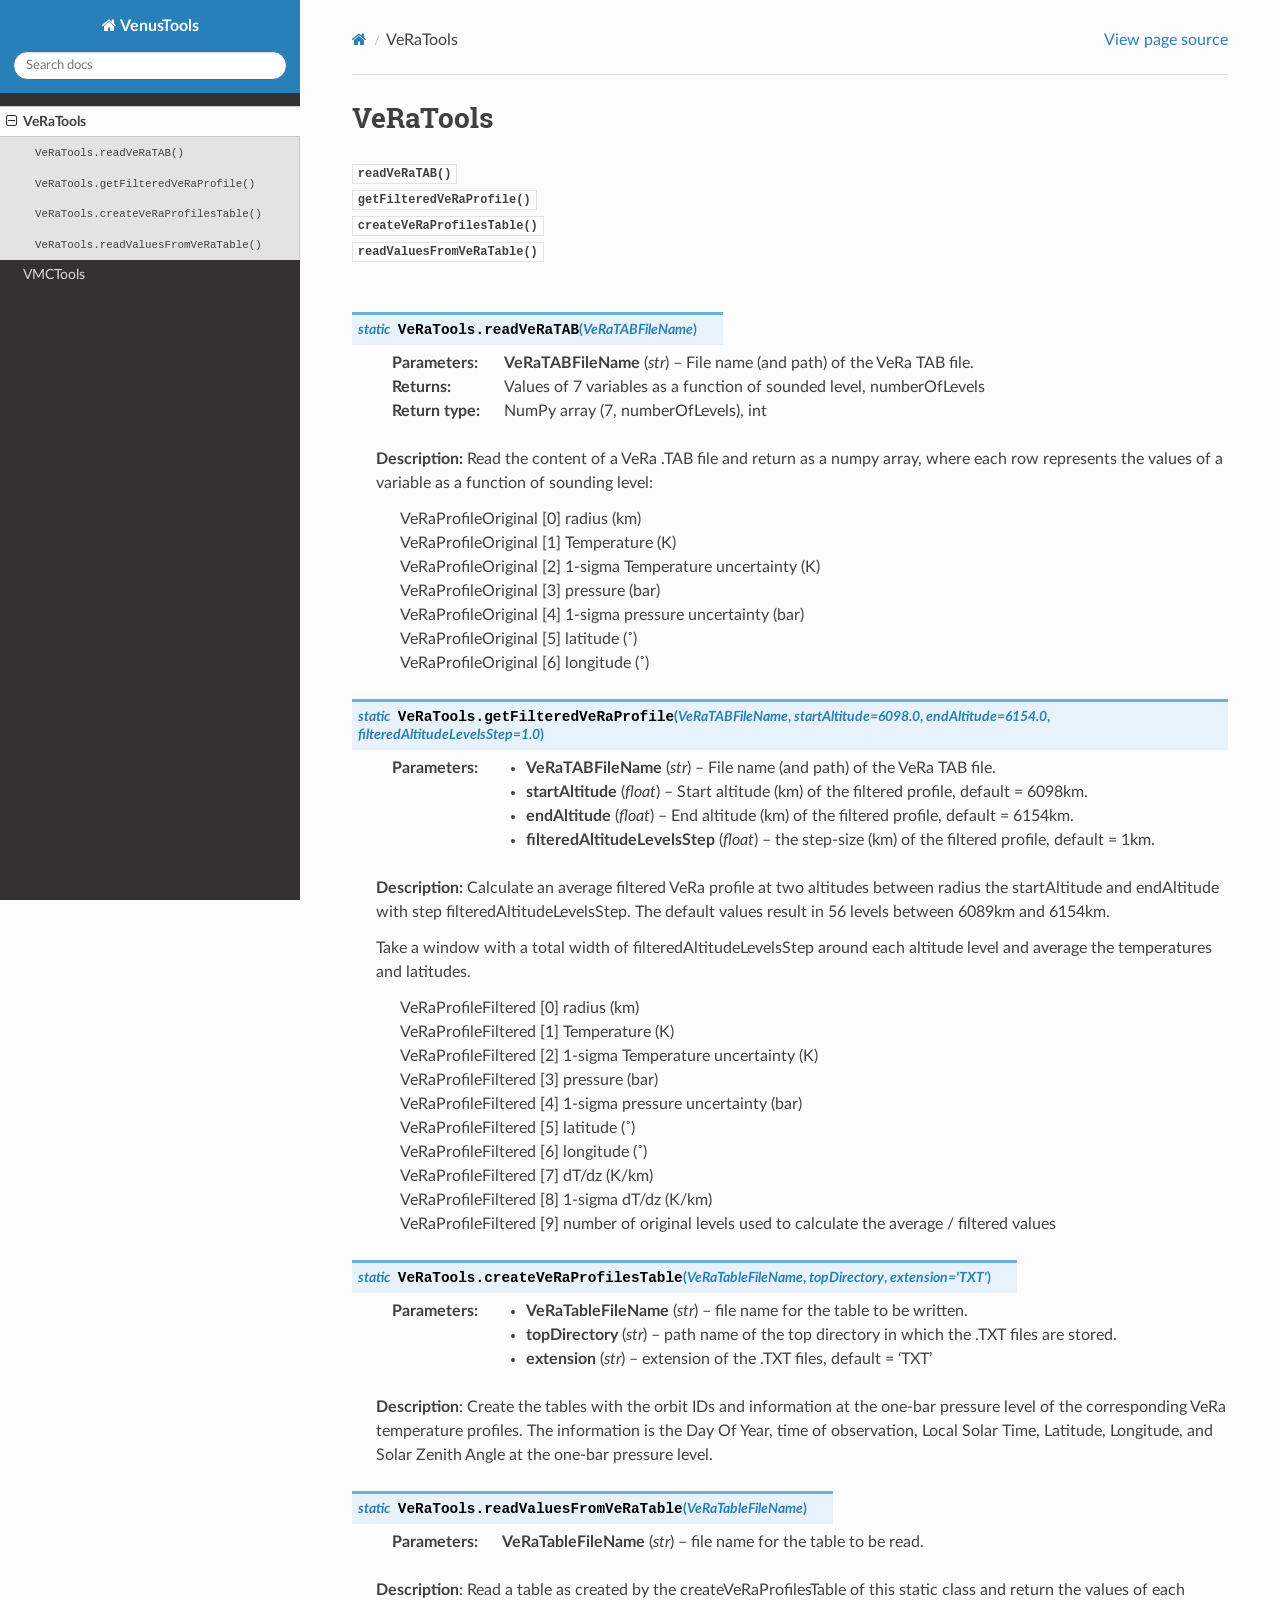
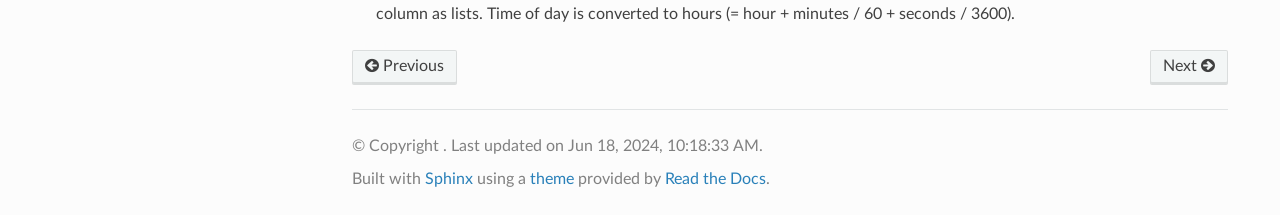
<file: html/veratools.html>
<!DOCTYPE html>
<html class="writer-html5" lang="en" >
<head>
  <meta charset="utf-8" /><meta name="generator" content="Docutils 0.18.1: http://docutils.sourceforge.net/" />

  <meta name="viewport" content="width=device-width, initial-scale=1.0" />
  <title>VeRaTools &mdash; VenusTools 1.0 documentation</title>
      <link rel="stylesheet" href="_static/pygments.css" type="text/css" />
      <link rel="stylesheet" href="_static/css/theme.css" type="text/css" />
      <link rel="stylesheet" href="_static/css/custom.css" type="text/css" />
  <!--[if lt IE 9]>
    <script src="_static/js/html5shiv.min.js"></script>
  <![endif]-->
  
        <script src="_static/jquery.js?v=5d32c60e"></script>
        <script src="_static/_sphinx_javascript_frameworks_compat.js?v=2cd50e6c"></script>
        <script src="_static/documentation_options.js?v=f2a433a1"></script>
        <script src="_static/doctools.js?v=888ff710"></script>
        <script src="_static/sphinx_highlight.js?v=dc90522c"></script>
    <script src="_static/js/theme.js"></script>
    <link rel="index" title="Index" href="genindex.html" />
    <link rel="search" title="Search" href="search.html" />
    <link rel="next" title="VMCTools" href="vmctools.html" />
    <link rel="prev" title="VenusTools" href="index.html" /> 
</head>

<body class="wy-body-for-nav"> 
  <div class="wy-grid-for-nav">
    <nav data-toggle="wy-nav-shift" class="wy-nav-side">
      <div class="wy-side-scroll">
        <div class="wy-side-nav-search" >

          
          
          <a href="index.html" class="icon icon-home">
            VenusTools
          </a>
<div role="search">
  <form id="rtd-search-form" class="wy-form" action="search.html" method="get">
    <input type="text" name="q" placeholder="Search docs" aria-label="Search docs" />
    <input type="hidden" name="check_keywords" value="yes" />
    <input type="hidden" name="area" value="default" />
  </form>
</div>
        </div><div class="wy-menu wy-menu-vertical" data-spy="affix" role="navigation" aria-label="Navigation menu">
              <ul class="current">
<li class="toctree-l1 current"><a class="current reference internal" href="#">VeRaTools</a><ul>
<li class="toctree-l2"><a class="reference internal" href="#VeRaTools.VeRaTools.readVeRaTAB"><code class="docutils literal notranslate"><span class="pre">VeRaTools.readVeRaTAB()</span></code></a></li>
<li class="toctree-l2"><a class="reference internal" href="#VeRaTools.VeRaTools.getFilteredVeRaProfile"><code class="docutils literal notranslate"><span class="pre">VeRaTools.getFilteredVeRaProfile()</span></code></a></li>
<li class="toctree-l2"><a class="reference internal" href="#VeRaTools.VeRaTools.createVeRaProfilesTable"><code class="docutils literal notranslate"><span class="pre">VeRaTools.createVeRaProfilesTable()</span></code></a></li>
<li class="toctree-l2"><a class="reference internal" href="#VeRaTools.VeRaTools.readValuesFromVeRaTable"><code class="docutils literal notranslate"><span class="pre">VeRaTools.readValuesFromVeRaTable()</span></code></a></li>
</ul>
</li>
<li class="toctree-l1"><a class="reference internal" href="vmctools.html">VMCTools</a></li>
</ul>

        </div>
      </div>
    </nav>

    <section data-toggle="wy-nav-shift" class="wy-nav-content-wrap"><nav class="wy-nav-top" aria-label="Mobile navigation menu" >
          <i data-toggle="wy-nav-top" class="fa fa-bars"></i>
          <a href="index.html">VenusTools</a>
      </nav>

      <div class="wy-nav-content">
        <div class="rst-content">
          <div role="navigation" aria-label="Page navigation">
  <ul class="wy-breadcrumbs">
      <li><a href="index.html" class="icon icon-home" aria-label="Home"></a></li>
      <li class="breadcrumb-item active">VeRaTools</li>
      <li class="wy-breadcrumbs-aside">
            <a href="_sources/veratools.rst.txt" rel="nofollow"> View page source</a>
      </li>
  </ul>
  <hr/>
</div>
          <div role="main" class="document" itemscope="itemscope" itemtype="http://schema.org/Article">
           <div itemprop="articleBody">
             
  <section id="veratools">
<span id="id1"></span><h1>VeRaTools<a class="headerlink" href="#veratools" title="Link to this heading"></a></h1>
<div class="line-block">
<div class="line"><a class="reference internal" href="#VeRaTools.VeRaTools.readVeRaTAB" title="VeRaTools.VeRaTools.readVeRaTAB"><code class="xref py py-meth docutils literal notranslate"><span class="pre">readVeRaTAB()</span></code></a></div>
<div class="line"><a class="reference internal" href="#VeRaTools.VeRaTools.getFilteredVeRaProfile" title="VeRaTools.VeRaTools.getFilteredVeRaProfile"><code class="xref py py-meth docutils literal notranslate"><span class="pre">getFilteredVeRaProfile()</span></code></a></div>
<div class="line"><a class="reference internal" href="#VeRaTools.VeRaTools.createVeRaProfilesTable" title="VeRaTools.VeRaTools.createVeRaProfilesTable"><code class="xref py py-meth docutils literal notranslate"><span class="pre">createVeRaProfilesTable()</span></code></a></div>
<div class="line"><a class="reference internal" href="#VeRaTools.VeRaTools.readValuesFromVeRaTable" title="VeRaTools.VeRaTools.readValuesFromVeRaTable"><code class="xref py py-meth docutils literal notranslate"><span class="pre">readValuesFromVeRaTable()</span></code></a></div>
<div class="line"><br /></div>
</div>
<dl class="py method">
<dt class="sig sig-object py" id="VeRaTools.VeRaTools.readVeRaTAB">
<em class="property"><span class="pre">static</span><span class="w"> </span></em><span class="sig-prename descclassname"><span class="pre">VeRaTools.</span></span><span class="sig-name descname"><span class="pre">readVeRaTAB</span></span><span class="sig-paren">(</span><em class="sig-param"><span class="n"><span class="pre">VeRaTABFileName</span></span></em><span class="sig-paren">)</span><a class="headerlink" href="#VeRaTools.VeRaTools.readVeRaTAB" title="Link to this definition"></a></dt>
<dd><dl class="field-list simple">
<dt class="field-odd">Parameters<span class="colon">:</span></dt>
<dd class="field-odd"><p><strong>VeRaTABFileName</strong> (<em>str</em>) – File name (and path) of the VeRa TAB file.</p>
</dd>
<dt class="field-even">Returns<span class="colon">:</span></dt>
<dd class="field-even"><p>Values of 7 variables as a function of sounded level, numberOfLevels</p>
</dd>
<dt class="field-odd">Return type<span class="colon">:</span></dt>
<dd class="field-odd"><p>NumPy array (7, numberOfLevels), int</p>
</dd>
</dl>
<p><strong>Description:</strong>
Read the content of a VeRa .TAB file and return as a numpy array, where each row represents the values of a variable as a function of sounding level:</p>
<blockquote>
<div><div class="line-block">
<div class="line">VeRaProfileOriginal [0] radius (km)</div>
<div class="line">VeRaProfileOriginal [1] Temperature (K)</div>
<div class="line">VeRaProfileOriginal [2] 1-sigma Temperature uncertainty (K)</div>
<div class="line">VeRaProfileOriginal [3] pressure (bar)</div>
<div class="line">VeRaProfileOriginal [4] 1-sigma pressure uncertainty (bar)</div>
<div class="line">VeRaProfileOriginal [5] latitude (˚)</div>
<div class="line">VeRaProfileOriginal [6] longitude (˚)</div>
</div>
</div></blockquote>
</dd></dl>

<dl class="py method">
<dt class="sig sig-object py" id="VeRaTools.VeRaTools.getFilteredVeRaProfile">
<em class="property"><span class="pre">static</span><span class="w"> </span></em><span class="sig-prename descclassname"><span class="pre">VeRaTools.</span></span><span class="sig-name descname"><span class="pre">getFilteredVeRaProfile</span></span><span class="sig-paren">(</span><em class="sig-param"><span class="n"><span class="pre">VeRaTABFileName</span></span></em>, <em class="sig-param"><span class="n"><span class="pre">startAltitude</span></span><span class="o"><span class="pre">=</span></span><span class="default_value"><span class="pre">6098.0</span></span></em>, <em class="sig-param"><span class="n"><span class="pre">endAltitude</span></span><span class="o"><span class="pre">=</span></span><span class="default_value"><span class="pre">6154.0</span></span></em>, <em class="sig-param"><span class="n"><span class="pre">filteredAltitudeLevelsStep</span></span><span class="o"><span class="pre">=</span></span><span class="default_value"><span class="pre">1.0</span></span></em><span class="sig-paren">)</span><a class="headerlink" href="#VeRaTools.VeRaTools.getFilteredVeRaProfile" title="Link to this definition"></a></dt>
<dd><dl class="field-list simple">
<dt class="field-odd">Parameters<span class="colon">:</span></dt>
<dd class="field-odd"><ul class="simple">
<li><p><strong>VeRaTABFileName</strong> (<em>str</em>) – File name (and path) of the VeRa TAB file.</p></li>
<li><p><strong>startAltitude</strong> (<em>float</em>) – Start altitude (km) of the filtered profile, default = 6098km.</p></li>
<li><p><strong>endAltitude</strong> (<em>float</em>) – End altitude (km) of the filtered profile, default = 6154km.</p></li>
<li><p><strong>filteredAltitudeLevelsStep</strong> (<em>float</em>) – the step-size (km) of the filtered profile, default = 1km.</p></li>
</ul>
</dd>
</dl>
<p><strong>Description:</strong>
Calculate an average filtered VeRa profile at two altitudes between radius the  startAltitude  and  endAltitude with step  filteredAltitudeLevelsStep. 
The default values result in 56 levels between 6089km and 6154km.</p>
<p>Take a window with a total width of  filteredAltitudeLevelsStep  around each altitude level and average the temperatures and latitudes.</p>
<blockquote>
<div><div class="line-block">
<div class="line">VeRaProfileFiltered [0] radius (km)</div>
<div class="line">VeRaProfileFiltered [1] Temperature (K)</div>
<div class="line">VeRaProfileFiltered [2] 1-sigma Temperature uncertainty (K)</div>
<div class="line">VeRaProfileFiltered [3] pressure (bar)</div>
<div class="line">VeRaProfileFiltered [4] 1-sigma pressure uncertainty (bar)</div>
<div class="line">VeRaProfileFiltered [5] latitude (˚)</div>
<div class="line">VeRaProfileFiltered [6] longitude (˚)</div>
<div class="line">VeRaProfileFiltered [7] dT/dz (K/km)</div>
<div class="line">VeRaProfileFiltered [8] 1-sigma dT/dz (K/km)</div>
<div class="line">VeRaProfileFiltered [9] number of original levels used to calculate the average / filtered values</div>
</div>
</div></blockquote>
</dd></dl>

<dl class="py method">
<dt class="sig sig-object py" id="VeRaTools.VeRaTools.createVeRaProfilesTable">
<em class="property"><span class="pre">static</span><span class="w"> </span></em><span class="sig-prename descclassname"><span class="pre">VeRaTools.</span></span><span class="sig-name descname"><span class="pre">createVeRaProfilesTable</span></span><span class="sig-paren">(</span><em class="sig-param"><span class="n"><span class="pre">VeRaTableFileName</span></span></em>, <em class="sig-param"><span class="n"><span class="pre">topDirectory</span></span></em>, <em class="sig-param"><span class="n"><span class="pre">extension</span></span><span class="o"><span class="pre">=</span></span><span class="default_value"><span class="pre">'TXT'</span></span></em><span class="sig-paren">)</span><a class="headerlink" href="#VeRaTools.VeRaTools.createVeRaProfilesTable" title="Link to this definition"></a></dt>
<dd><dl class="field-list simple">
<dt class="field-odd">Parameters<span class="colon">:</span></dt>
<dd class="field-odd"><ul class="simple">
<li><p><strong>VeRaTableFileName</strong> (<em>str</em>) – file name for the table to be written.</p></li>
<li><p><strong>topDirectory</strong> (<em>str</em>) – path name of the top directory in which the .TXT files are stored.</p></li>
<li><p><strong>extension</strong> (<em>str</em>) – extension of the .TXT files, default = ‘TXT’</p></li>
</ul>
</dd>
</dl>
<p><strong>Description</strong>: Create the tables with the orbit IDs and information at the one-bar pressure level of the corresponding VeRa 
temperature profiles. The information is the Day Of Year, time of observation, Local Solar Time, Latitude, Longitude, and Solar 
Zenith Angle at the one-bar pressure level.</p>
</dd></dl>

<dl class="py method">
<dt class="sig sig-object py" id="VeRaTools.VeRaTools.readValuesFromVeRaTable">
<em class="property"><span class="pre">static</span><span class="w"> </span></em><span class="sig-prename descclassname"><span class="pre">VeRaTools.</span></span><span class="sig-name descname"><span class="pre">readValuesFromVeRaTable</span></span><span class="sig-paren">(</span><em class="sig-param"><span class="n"><span class="pre">VeRaTableFileName</span></span></em><span class="sig-paren">)</span><a class="headerlink" href="#VeRaTools.VeRaTools.readValuesFromVeRaTable" title="Link to this definition"></a></dt>
<dd><dl class="field-list simple">
<dt class="field-odd">Parameters<span class="colon">:</span></dt>
<dd class="field-odd"><p><strong>VeRaTableFileName</strong> (<em>str</em>) – file name for the table to be read.</p>
</dd>
</dl>
<p><strong>Description</strong>: Read a table as created by the  createVeRaProfilesTable  of this static class and return the values of each column as lists.
Time of day is converted to hours (= hour + minutes / 60 + seconds / 3600).</p>
</dd></dl>

</section>


           </div>
          </div>
          <footer><div class="rst-footer-buttons" role="navigation" aria-label="Footer">
        <a href="index.html" class="btn btn-neutral float-left" title="VenusTools" accesskey="p" rel="prev"><span class="fa fa-arrow-circle-left" aria-hidden="true"></span> Previous</a>
        <a href="vmctools.html" class="btn btn-neutral float-right" title="VMCTools" accesskey="n" rel="next">Next <span class="fa fa-arrow-circle-right" aria-hidden="true"></span></a>
    </div>

  <hr/>

  <div role="contentinfo">
    <p>&#169; Copyright .
      <span class="lastupdated">Last updated on Jun 18, 2024, 10:18:33 AM.
      </span></p>
  </div>

  Built with <a href="https://www.sphinx-doc.org/">Sphinx</a> using a
    <a href="https://github.com/readthedocs/sphinx_rtd_theme">theme</a>
    provided by <a href="https://readthedocs.org">Read the Docs</a>.
   

</footer>
        </div>
      </div>
    </section>
  </div>
  <script>
      jQuery(function () {
          SphinxRtdTheme.Navigation.enable(true);
      });
  </script> 

</body>
</html>
</file>
<file: docshtml/_static/pygments.css>
pre { line-height: 125%; }
td.linenos .normal { color: inherit; background-color: transparent; padding-left: 5px; padding-right: 5px; }
span.linenos { color: inherit; background-color: transparent; padding-left: 5px; padding-right: 5px; }
td.linenos .special { color: #000000; background-color: #ffffc0; padding-left: 5px; padding-right: 5px; }
span.linenos.special { color: #000000; background-color: #ffffc0; padding-left: 5px; padding-right: 5px; }
.highlight .hll { background-color: #ffffcc }
.highlight { background: #f8f8f8; }
.highlight .c { color: #3D7B7B; font-style: italic } /* Comment */
.highlight .err { border: 1px solid #FF0000 } /* Error */
.highlight .k { color: #008000; font-weight: bold } /* Keyword */
.highlight .o { color: #666666 } /* Operator */
.highlight .ch { color: #3D7B7B; font-style: italic } /* Comment.Hashbang */
.highlight .cm { color: #3D7B7B; font-style: italic } /* Comment.Multiline */
.highlight .cp { color: #9C6500 } /* Comment.Preproc */
.highlight .cpf { color: #3D7B7B; font-style: italic } /* Comment.PreprocFile */
.highlight .c1 { color: #3D7B7B; font-style: italic } /* Comment.Single */
.highlight .cs { color: #3D7B7B; font-style: italic } /* Comment.Special */
.highlight .gd { color: #A00000 } /* Generic.Deleted */
.highlight .ge { font-style: italic } /* Generic.Emph */
.highlight .ges { font-weight: bold; font-style: italic } /* Generic.EmphStrong */
.highlight .gr { color: #E40000 } /* Generic.Error */
.highlight .gh { color: #000080; font-weight: bold } /* Generic.Heading */
.highlight .gi { color: #008400 } /* Generic.Inserted */
.highlight .go { color: #717171 } /* Generic.Output */
.highlight .gp { color: #000080; font-weight: bold } /* Generic.Prompt */
.highlight .gs { font-weight: bold } /* Generic.Strong */
.highlight .gu { color: #800080; font-weight: bold } /* Generic.Subheading */
.highlight .gt { color: #0044DD } /* Generic.Traceback */
.highlight .kc { color: #008000; font-weight: bold } /* Keyword.Constant */
.highlight .kd { color: #008000; font-weight: bold } /* Keyword.Declaration */
.highlight .kn { color: #008000; font-weight: bold } /* Keyword.Namespace */
.highlight .kp { color: #008000 } /* Keyword.Pseudo */
.highlight .kr { color: #008000; font-weight: bold } /* Keyword.Reserved */
.highlight .kt { color: #B00040 } /* Keyword.Type */
.highlight .m { color: #666666 } /* Literal.Number */
.highlight .s { color: #BA2121 } /* Literal.String */
.highlight .na { color: #687822 } /* Name.Attribute */
.highlight .nb { color: #008000 } /* Name.Builtin */
.highlight .nc { color: #0000FF; font-weight: bold } /* Name.Class */
.highlight .no { color: #880000 } /* Name.Constant */
.highlight .nd { color: #AA22FF } /* Name.Decorator */
.highlight .ni { color: #717171; font-weight: bold } /* Name.Entity */
.highlight .ne { color: #CB3F38; font-weight: bold } /* Name.Exception */
.highlight .nf { color: #0000FF } /* Name.Function */
.highlight .nl { color: #767600 } /* Name.Label */
.highlight .nn { color: #0000FF; font-weight: bold } /* Name.Namespace */
.highlight .nt { color: #008000; font-weight: bold } /* Name.Tag */
.highlight .nv { color: #19177C } /* Name.Variable */
.highlight .ow { color: #AA22FF; font-weight: bold } /* Operator.Word */
.highlight .w { color: #bbbbbb } /* Text.Whitespace */
.highlight .mb { color: #666666 } /* Literal.Number.Bin */
.highlight .mf { color: #666666 } /* Literal.Number.Float */
.highlight .mh { color: #666666 } /* Literal.Number.Hex */
.highlight .mi { color: #666666 } /* Literal.Number.Integer */
.highlight .mo { color: #666666 } /* Literal.Number.Oct */
.highlight .sa { color: #BA2121 } /* Literal.String.Affix */
.highlight .sb { color: #BA2121 } /* Literal.String.Backtick */
.highlight .sc { color: #BA2121 } /* Literal.String.Char */
.highlight .dl { color: #BA2121 } /* Literal.String.Delimiter */
.highlight .sd { color: #BA2121; font-style: italic } /* Literal.String.Doc */
.highlight .s2 { color: #BA2121 } /* Literal.String.Double */
.highlight .se { color: #AA5D1F; font-weight: bold } /* Literal.String.Escape */
.highlight .sh { color: #BA2121 } /* Literal.String.Heredoc */
.highlight .si { color: #A45A77; font-weight: bold } /* Literal.String.Interpol */
.highlight .sx { color: #008000 } /* Literal.String.Other */
.highlight .sr { color: #A45A77 } /* Literal.String.Regex */
.highlight .s1 { color: #BA2121 } /* Literal.String.Single */
.highlight .ss { color: #19177C } /* Literal.String.Symbol */
.highlight .bp { color: #008000 } /* Name.Builtin.Pseudo */
.highlight .fm { color: #0000FF } /* Name.Function.Magic */
.highlight .vc { color: #19177C } /* Name.Variable.Class */
.highlight .vg { color: #19177C } /* Name.Variable.Global */
.highlight .vi { color: #19177C } /* Name.Variable.Instance */
.highlight .vm { color: #19177C } /* Name.Variable.Magic */
.highlight .il { color: #666666 } /* Literal.Number.Integer.Long */
</file>
<file: docshtml/_static/css/theme.css>
html{box-sizing:border-box}*,:after,:before{box-sizing:inherit}article,aside,details,figcaption,figure,footer,header,hgroup,nav,section{display:block}audio,canvas,video{display:inline-block;*display:inline;*zoom:1}[hidden],audio:not([controls]){display:none}*{-webkit-box-sizing:border-box;-moz-box-sizing:border-box;box-sizing:border-box}html{font-size:100%;-webkit-text-size-adjust:100%;-ms-text-size-adjust:100%}body{margin:0}a:active,a:hover{outline:0}abbr[title]{border-bottom:1px dotted}b,strong{font-weight:700}blockquote{margin:0}dfn{font-style:italic}ins{background:#ff9;text-decoration:none}ins,mark{color:#000}mark{background:#ff0;font-style:italic;font-weight:700}.rst-content code,.rst-content tt,code,kbd,pre,samp{font-family:monospace,serif;_font-family:courier new,monospace;font-size:1em}pre{white-space:pre}q{quotes:none}q:after,q:before{content:"";content:none}small{font-size:85%}sub,sup{font-size:75%;line-height:0;position:relative;vertical-align:baseline}sup{top:-.5em}sub{bottom:-.25em}dl,ol,ul{margin:0;padding:0;list-style:none;list-style-image:none}li{list-style:none}dd{margin:0}img{border:0;-ms-interpolation-mode:bicubic;vertical-align:middle;max-width:100%}svg:not(:root){overflow:hidden}figure,form{margin:0}label{cursor:pointer}button,input,select,textarea{font-size:100%;margin:0;vertical-align:baseline;*vertical-align:middle}button,input{line-height:normal}button,input[type=button],input[type=reset],input[type=submit]{cursor:pointer;-webkit-appearance:button;*overflow:visible}button[disabled],input[disabled]{cursor:default}input[type=search]{-webkit-appearance:textfield;-moz-box-sizing:content-box;-webkit-box-sizing:content-box;box-sizing:content-box}textarea{resize:vertical}table{border-collapse:collapse;border-spacing:0}td{vertical-align:top}.chromeframe{margin:.2em 0;background:#ccc;color:#000;padding:.2em 0}.ir{display:block;border:0;text-indent:-999em;overflow:hidden;background-color:transparent;background-repeat:no-repeat;text-align:left;direction:ltr;*line-height:0}.ir br{display:none}.hidden{display:none!important;visibility:hidden}.visuallyhidden{border:0;clip:rect(0 0 0 0);height:1px;margin:-1px;overflow:hidden;padding:0;position:absolute;width:1px}.visuallyhidden.focusable:active,.visuallyhidden.focusable:focus{clip:auto;height:auto;margin:0;overflow:visible;position:static;width:auto}.invisible{visibility:hidden}.relative{position:relative}big,small{font-size:100%}@media print{body,html,section{background:none!important}*{box-shadow:none!important;text-shadow:none!important;filter:none!important;-ms-filter:none!important}a,a:visited{text-decoration:underline}.ir a:after,a[href^="#"]:after,a[href^="javascript:"]:after{content:""}blockquote,pre{page-break-inside:avoid}thead{display:table-header-group}img,tr{page-break-inside:avoid}img{max-width:100%!important}@page{margin:.5cm}.rst-content .toctree-wrapper>p.caption,h2,h3,p{orphans:3;widows:3}.rst-content .toctree-wrapper>p.caption,h2,h3{page-break-after:avoid}}.btn,.fa:before,.icon:before,.rst-content .admonition,.rst-content .admonition-title:before,.rst-content .admonition-todo,.rst-content .attention,.rst-content .caution,.rst-content .code-block-caption .headerlink:before,.rst-content .danger,.rst-content .eqno .headerlink:before,.rst-content .error,.rst-content .hint,.rst-content .important,.rst-content .note,.rst-content .seealso,.rst-content .tip,.rst-content .warning,.rst-content code.download span:first-child:before,.rst-content dl dt .headerlink:before,.rst-content h1 .headerlink:before,.rst-content h2 .headerlink:before,.rst-content h3 .headerlink:before,.rst-content h4 .headerlink:before,.rst-content h5 .headerlink:before,.rst-content h6 .headerlink:before,.rst-content p.caption .headerlink:before,.rst-content p .headerlink:before,.rst-content table>caption .headerlink:before,.rst-content tt.download span:first-child:before,.wy-alert,.wy-dropdown .caret:before,.wy-inline-validate.wy-inline-validate-danger .wy-input-context:before,.wy-inline-validate.wy-inline-validate-info .wy-input-context:before,.wy-inline-validate.wy-inline-validate-success .wy-input-context:before,.wy-inline-validate.wy-inline-validate-warning .wy-input-context:before,.wy-menu-vertical li.current>a button.toctree-expand:before,.wy-menu-vertical li.on a button.toctree-expand:before,.wy-menu-vertical li button.toctree-expand:before,input[type=color],input[type=date],input[type=datetime-local],input[type=datetime],input[type=email],input[type=month],input[type=number],input[type=password],input[type=search],input[type=tel],input[type=text],input[type=time],input[type=url],input[type=week],select,textarea{-webkit-font-smoothing:antialiased}.clearfix{*zoom:1}.clearfix:after,.clearfix:before{display:table;content:""}.clearfix:after{clear:both}/*!
 *  Font Awesome 4.7.0 by @davegandy - http://fontawesome.io - @fontawesome
 *  License - http://fontawesome.io/license (Font: SIL OFL 1.1, CSS: MIT License)
 */@font-face{font-family:FontAwesome;src:url(fonts/fontawesome-webfont.eot?674f50d287a8c48dc19ba404d20fe713);src:url(fonts/fontawesome-webfont.eot?674f50d287a8c48dc19ba404d20fe713?#iefix&v=4.7.0) format("embedded-opentype"),url(fonts/fontawesome-webfont.woff2?af7ae505a9eed503f8b8e6982036873e) format("woff2"),url(fonts/fontawesome-webfont.woff?fee66e712a8a08eef5805a46892932ad) format("woff"),url(fonts/fontawesome-webfont.ttf?b06871f281fee6b241d60582ae9369b9) format("truetype"),url(fonts/fontawesome-webfont.svg?912ec66d7572ff821749319396470bde#fontawesomeregular) format("svg");font-weight:400;font-style:normal}.fa,.icon,.rst-content .admonition-title,.rst-content .code-block-caption .headerlink,.rst-content .eqno .headerlink,.rst-content code.download span:first-child,.rst-content dl dt .headerlink,.rst-content h1 .headerlink,.rst-content h2 .headerlink,.rst-content h3 .headerlink,.rst-content h4 .headerlink,.rst-content h5 .headerlink,.rst-content h6 .headerlink,.rst-content p.caption .headerlink,.rst-content p .headerlink,.rst-content table>caption .headerlink,.rst-content tt.download span:first-child,.wy-menu-vertical li.current>a button.toctree-expand,.wy-menu-vertical li.on a button.toctree-expand,.wy-menu-vertical li button.toctree-expand{display:inline-block;font:normal normal normal 14px/1 FontAwesome;font-size:inherit;text-rendering:auto;-webkit-font-smoothing:antialiased;-moz-osx-font-smoothing:grayscale}.fa-lg{font-size:1.33333em;line-height:.75em;vertical-align:-15%}.fa-2x{font-size:2em}.fa-3x{font-size:3em}.fa-4x{font-size:4em}.fa-5x{font-size:5em}.fa-fw{width:1.28571em;text-align:center}.fa-ul{padding-left:0;margin-left:2.14286em;list-style-type:none}.fa-ul>li{position:relative}.fa-li{position:absolute;left:-2.14286em;width:2.14286em;top:.14286em;text-align:center}.fa-li.fa-lg{left:-1.85714em}.fa-border{padding:.2em .25em .15em;border:.08em solid #eee;border-radius:.1em}.fa-pull-left{float:left}.fa-pull-right{float:right}.fa-pull-left.icon,.fa.fa-pull-left,.rst-content .code-block-caption .fa-pull-left.headerlink,.rst-content .eqno .fa-pull-left.headerlink,.rst-content .fa-pull-left.admonition-title,.rst-content code.download span.fa-pull-left:first-child,.rst-content dl dt .fa-pull-left.headerlink,.rst-content h1 .fa-pull-left.headerlink,.rst-content h2 .fa-pull-left.headerlink,.rst-content h3 .fa-pull-left.headerlink,.rst-content h4 .fa-pull-left.headerlink,.rst-content h5 .fa-pull-left.headerlink,.rst-content h6 .fa-pull-left.headerlink,.rst-content p .fa-pull-left.headerlink,.rst-content table>caption .fa-pull-left.headerlink,.rst-content tt.download span.fa-pull-left:first-child,.wy-menu-vertical li.current>a button.fa-pull-left.toctree-expand,.wy-menu-vertical li.on a button.fa-pull-left.toctree-expand,.wy-menu-vertical li button.fa-pull-left.toctree-expand{margin-right:.3em}.fa-pull-right.icon,.fa.fa-pull-right,.rst-content .code-block-caption .fa-pull-right.headerlink,.rst-content .eqno .fa-pull-right.headerlink,.rst-content .fa-pull-right.admonition-title,.rst-content code.download span.fa-pull-right:first-child,.rst-content dl dt .fa-pull-right.headerlink,.rst-content h1 .fa-pull-right.headerlink,.rst-content h2 .fa-pull-right.headerlink,.rst-content h3 .fa-pull-right.headerlink,.rst-content h4 .fa-pull-right.headerlink,.rst-content h5 .fa-pull-right.headerlink,.rst-content h6 .fa-pull-right.headerlink,.rst-content p .fa-pull-right.headerlink,.rst-content table>caption .fa-pull-right.headerlink,.rst-content tt.download span.fa-pull-right:first-child,.wy-menu-vertical li.current>a button.fa-pull-right.toctree-expand,.wy-menu-vertical li.on a button.fa-pull-right.toctree-expand,.wy-menu-vertical li button.fa-pull-right.toctree-expand{margin-left:.3em}.pull-right{float:right}.pull-left{float:left}.fa.pull-left,.pull-left.icon,.rst-content .code-block-caption .pull-left.headerlink,.rst-content .eqno .pull-left.headerlink,.rst-content .pull-left.admonition-title,.rst-content code.download span.pull-left:first-child,.rst-content dl dt .pull-left.headerlink,.rst-content h1 .pull-left.headerlink,.rst-content h2 .pull-left.headerlink,.rst-content h3 .pull-left.headerlink,.rst-content h4 .pull-left.headerlink,.rst-content h5 .pull-left.headerlink,.rst-content h6 .pull-left.headerlink,.rst-content p .pull-left.headerlink,.rst-content table>caption .pull-left.headerlink,.rst-content tt.download span.pull-left:first-child,.wy-menu-vertical li.current>a button.pull-left.toctree-expand,.wy-menu-vertical li.on a button.pull-left.toctree-expand,.wy-menu-vertical li button.pull-left.toctree-expand{margin-right:.3em}.fa.pull-right,.pull-right.icon,.rst-content .code-block-caption .pull-right.headerlink,.rst-content .eqno .pull-right.headerlink,.rst-content .pull-right.admonition-title,.rst-content code.download span.pull-right:first-child,.rst-content dl dt .pull-right.headerlink,.rst-content h1 .pull-right.headerlink,.rst-content h2 .pull-right.headerlink,.rst-content h3 .pull-right.headerlink,.rst-content h4 .pull-right.headerlink,.rst-content h5 .pull-right.headerlink,.rst-content h6 .pull-right.headerlink,.rst-content p .pull-right.headerlink,.rst-content table>caption .pull-right.headerlink,.rst-content tt.download span.pull-right:first-child,.wy-menu-vertical li.current>a button.pull-right.toctree-expand,.wy-menu-vertical li.on a button.pull-right.toctree-expand,.wy-menu-vertical li button.pull-right.toctree-expand{margin-left:.3em}.fa-spin{-webkit-animation:fa-spin 2s linear infinite;animation:fa-spin 2s linear infinite}.fa-pulse{-webkit-animation:fa-spin 1s steps(8) infinite;animation:fa-spin 1s steps(8) infinite}@-webkit-keyframes fa-spin{0%{-webkit-transform:rotate(0deg);transform:rotate(0deg)}to{-webkit-transform:rotate(359deg);transform:rotate(359deg)}}@keyframes fa-spin{0%{-webkit-transform:rotate(0deg);transform:rotate(0deg)}to{-webkit-transform:rotate(359deg);transform:rotate(359deg)}}.fa-rotate-90{-ms-filter:"progid:DXImageTransform.Microsoft.BasicImage(rotation=1)";-webkit-transform:rotate(90deg);-ms-transform:rotate(90deg);transform:rotate(90deg)}.fa-rotate-180{-ms-filter:"progid:DXImageTransform.Microsoft.BasicImage(rotation=2)";-webkit-transform:rotate(180deg);-ms-transform:rotate(180deg);transform:rotate(180deg)}.fa-rotate-270{-ms-filter:"progid:DXImageTransform.Microsoft.BasicImage(rotation=3)";-webkit-transform:rotate(270deg);-ms-transform:rotate(270deg);transform:rotate(270deg)}.fa-flip-horizontal{-ms-filter:"progid:DXImageTransform.Microsoft.BasicImage(rotation=0, mirror=1)";-webkit-transform:scaleX(-1);-ms-transform:scaleX(-1);transform:scaleX(-1)}.fa-flip-vertical{-ms-filter:"progid:DXImageTransform.Microsoft.BasicImage(rotation=2, mirror=1)";-webkit-transform:scaleY(-1);-ms-transform:scaleY(-1);transform:scaleY(-1)}:root .fa-flip-horizontal,:root .fa-flip-vertical,:root .fa-rotate-90,:root .fa-rotate-180,:root .fa-rotate-270{filter:none}.fa-stack{position:relative;display:inline-block;width:2em;height:2em;line-height:2em;vertical-align:middle}.fa-stack-1x,.fa-stack-2x{position:absolute;left:0;width:100%;text-align:center}.fa-stack-1x{line-height:inherit}.fa-stack-2x{font-size:2em}.fa-inverse{color:#fff}.fa-glass:before{content:""}.fa-music:before{content:""}.fa-search:before,.icon-search:before{content:""}.fa-envelope-o:before{content:""}.fa-heart:before{content:""}.fa-star:before{content:""}.fa-star-o:before{content:""}.fa-user:before{content:""}.fa-film:before{content:""}.fa-th-large:before{content:""}.fa-th:before{content:""}.fa-th-list:before{content:""}.fa-check:before{content:""}.fa-close:before,.fa-remove:before,.fa-times:before{content:""}.fa-search-plus:before{content:""}.fa-search-minus:before{content:""}.fa-power-off:before{content:""}.fa-signal:before{content:""}.fa-cog:before,.fa-gear:before{content:""}.fa-trash-o:before{content:""}.fa-home:before,.icon-home:before{content:""}.fa-file-o:before{content:""}.fa-clock-o:before{content:""}.fa-road:before{content:""}.fa-download:before,.rst-content code.download span:first-child:before,.rst-content tt.download span:first-child:before{content:""}.fa-arrow-circle-o-down:before{content:""}.fa-arrow-circle-o-up:before{content:""}.fa-inbox:before{content:""}.fa-play-circle-o:before{content:""}.fa-repeat:before,.fa-rotate-right:before{content:""}.fa-refresh:before{content:""}.fa-list-alt:before{content:""}.fa-lock:before{content:""}.fa-flag:before{content:""}.fa-headphones:before{content:""}.fa-volume-off:before{content:""}.fa-volume-down:before{content:""}.fa-volume-up:before{content:""}.fa-qrcode:before{content:""}.fa-barcode:before{content:""}.fa-tag:before{content:""}.fa-tags:before{content:""}.fa-book:before,.icon-book:before{content:""}.fa-bookmark:before{content:""}.fa-print:before{content:""}.fa-camera:before{content:""}.fa-font:before{content:""}.fa-bold:before{content:""}.fa-italic:before{content:""}.fa-text-height:before{content:""}.fa-text-width:before{content:""}.fa-align-left:before{content:""}.fa-align-center:before{content:""}.fa-align-right:before{content:""}.fa-align-justify:before{content:""}.fa-list:before{content:""}.fa-dedent:before,.fa-outdent:before{content:""}.fa-indent:before{content:""}.fa-video-camera:before{content:""}.fa-image:before,.fa-photo:before,.fa-picture-o:before{content:""}.fa-pencil:before{content:""}.fa-map-marker:before{content:""}.fa-adjust:before{content:""}.fa-tint:before{content:""}.fa-edit:before,.fa-pencil-square-o:before{content:""}.fa-share-square-o:before{content:""}.fa-check-square-o:before{content:""}.fa-arrows:before{content:""}.fa-step-backward:before{content:""}.fa-fast-backward:before{content:""}.fa-backward:before{content:""}.fa-play:before{content:""}.fa-pause:before{content:""}.fa-stop:before{content:""}.fa-forward:before{content:""}.fa-fast-forward:before{content:""}.fa-step-forward:before{content:""}.fa-eject:before{content:""}.fa-chevron-left:before{content:""}.fa-chevron-right:before{content:""}.fa-plus-circle:before{content:""}.fa-minus-circle:before{content:""}.fa-times-circle:before,.wy-inline-validate.wy-inline-validate-danger .wy-input-context:before{content:""}.fa-check-circle:before,.wy-inline-validate.wy-inline-validate-success .wy-input-context:before{content:""}.fa-question-circle:before{content:""}.fa-info-circle:before{content:""}.fa-crosshairs:before{content:""}.fa-times-circle-o:before{content:""}.fa-check-circle-o:before{content:""}.fa-ban:before{content:""}.fa-arrow-left:before{content:""}.fa-arrow-right:before{content:""}.fa-arrow-up:before{content:""}.fa-arrow-down:before{content:""}.fa-mail-forward:before,.fa-share:before{content:""}.fa-expand:before{content:""}.fa-compress:before{content:""}.fa-plus:before{content:""}.fa-minus:before{content:""}.fa-asterisk:before{content:""}.fa-exclamation-circle:before,.rst-content .admonition-title:before,.wy-inline-validate.wy-inline-validate-info .wy-input-context:before,.wy-inline-validate.wy-inline-validate-warning .wy-input-context:before{content:""}.fa-gift:before{content:""}.fa-leaf:before{content:""}.fa-fire:before,.icon-fire:before{content:""}.fa-eye:before{content:""}.fa-eye-slash:before{content:""}.fa-exclamation-triangle:before,.fa-warning:before{content:""}.fa-plane:before{content:""}.fa-calendar:before{content:""}.fa-random:before{content:""}.fa-comment:before{content:""}.fa-magnet:before{content:""}.fa-chevron-up:before{content:""}.fa-chevron-down:before{content:""}.fa-retweet:before{content:""}.fa-shopping-cart:before{content:""}.fa-folder:before{content:""}.fa-folder-open:before{content:""}.fa-arrows-v:before{content:""}.fa-arrows-h:before{content:""}.fa-bar-chart-o:before,.fa-bar-chart:before{content:""}.fa-twitter-square:before{content:""}.fa-facebook-square:before{content:""}.fa-camera-retro:before{content:""}.fa-key:before{content:""}.fa-cogs:before,.fa-gears:before{content:""}.fa-comments:before{content:""}.fa-thumbs-o-up:before{content:""}.fa-thumbs-o-down:before{content:""}.fa-star-half:before{content:""}.fa-heart-o:before{content:""}.fa-sign-out:before{content:""}.fa-linkedin-square:before{content:""}.fa-thumb-tack:before{content:""}.fa-external-link:before{content:""}.fa-sign-in:before{content:""}.fa-trophy:before{content:""}.fa-github-square:before{content:""}.fa-upload:before{content:""}.fa-lemon-o:before{content:""}.fa-phone:before{content:""}.fa-square-o:before{content:""}.fa-bookmark-o:before{content:""}.fa-phone-square:before{content:""}.fa-twitter:before{content:""}.fa-facebook-f:before,.fa-facebook:before{content:""}.fa-github:before,.icon-github:before{content:""}.fa-unlock:before{content:""}.fa-credit-card:before{content:""}.fa-feed:before,.fa-rss:before{content:""}.fa-hdd-o:before{content:""}.fa-bullhorn:before{content:""}.fa-bell:before{content:""}.fa-certificate:before{content:""}.fa-hand-o-right:before{content:""}.fa-hand-o-left:before{content:""}.fa-hand-o-up:before{content:""}.fa-hand-o-down:before{content:""}.fa-arrow-circle-left:before,.icon-circle-arrow-left:before{content:""}.fa-arrow-circle-right:before,.icon-circle-arrow-right:before{content:""}.fa-arrow-circle-up:before{content:""}.fa-arrow-circle-down:before{content:""}.fa-globe:before{content:""}.fa-wrench:before{content:""}.fa-tasks:before{content:""}.fa-filter:before{content:""}.fa-briefcase:before{content:""}.fa-arrows-alt:before{content:""}.fa-group:before,.fa-users:before{content:""}.fa-chain:before,.fa-link:before,.icon-link:before{content:""}.fa-cloud:before{content:""}.fa-flask:before{content:""}.fa-cut:before,.fa-scissors:before{content:""}.fa-copy:before,.fa-files-o:before{content:""}.fa-paperclip:before{content:""}.fa-floppy-o:before,.fa-save:before{content:""}.fa-square:before{content:""}.fa-bars:before,.fa-navicon:before,.fa-reorder:before{content:""}.fa-list-ul:before{content:""}.fa-list-ol:before{content:""}.fa-strikethrough:before{content:""}.fa-underline:before{content:""}.fa-table:before{content:""}.fa-magic:before{content:""}.fa-truck:before{content:""}.fa-pinterest:before{content:""}.fa-pinterest-square:before{content:""}.fa-google-plus-square:before{content:""}.fa-google-plus:before{content:""}.fa-money:before{content:""}.fa-caret-down:before,.icon-caret-down:before,.wy-dropdown .caret:before{content:""}.fa-caret-up:before{content:""}.fa-caret-left:before{content:""}.fa-caret-right:before{content:""}.fa-columns:before{content:""}.fa-sort:before,.fa-unsorted:before{content:""}.fa-sort-desc:before,.fa-sort-down:before{content:""}.fa-sort-asc:before,.fa-sort-up:before{content:""}.fa-envelope:before{content:""}.fa-linkedin:before{content:""}.fa-rotate-left:before,.fa-undo:before{content:""}.fa-gavel:before,.fa-legal:before{content:""}.fa-dashboard:before,.fa-tachometer:before{content:""}.fa-comment-o:before{content:""}.fa-comments-o:before{content:""}.fa-bolt:before,.fa-flash:before{content:""}.fa-sitemap:before{content:""}.fa-umbrella:before{content:""}.fa-clipboard:before,.fa-paste:before{content:""}.fa-lightbulb-o:before{content:""}.fa-exchange:before{content:""}.fa-cloud-download:before{content:""}.fa-cloud-upload:before{content:""}.fa-user-md:before{content:""}.fa-stethoscope:before{content:""}.fa-suitcase:before{content:""}.fa-bell-o:before{content:""}.fa-coffee:before{content:""}.fa-cutlery:before{content:""}.fa-file-text-o:before{content:""}.fa-building-o:before{content:""}.fa-hospital-o:before{content:""}.fa-ambulance:before{content:""}.fa-medkit:before{content:""}.fa-fighter-jet:before{content:""}.fa-beer:before{content:""}.fa-h-square:before{content:""}.fa-plus-square:before{content:""}.fa-angle-double-left:before{content:""}.fa-angle-double-right:before{content:""}.fa-angle-double-up:before{content:""}.fa-angle-double-down:before{content:""}.fa-angle-left:before{content:""}.fa-angle-right:before{content:""}.fa-angle-up:before{content:""}.fa-angle-down:before{content:""}.fa-desktop:before{content:""}.fa-laptop:before{content:""}.fa-tablet:before{content:""}.fa-mobile-phone:before,.fa-mobile:before{content:""}.fa-circle-o:before{content:""}.fa-quote-left:before{content:""}.fa-quote-right:before{content:""}.fa-spinner:before{content:""}.fa-circle:before{content:""}.fa-mail-reply:before,.fa-reply:before{content:""}.fa-github-alt:before{content:""}.fa-folder-o:before{content:""}.fa-folder-open-o:before{content:""}.fa-smile-o:before{content:""}.fa-frown-o:before{content:""}.fa-meh-o:before{content:""}.fa-gamepad:before{content:""}.fa-keyboard-o:before{content:""}.fa-flag-o:before{content:""}.fa-flag-checkered:before{content:""}.fa-terminal:before{content:""}.fa-code:before{content:""}.fa-mail-reply-all:before,.fa-reply-all:before{content:""}.fa-star-half-empty:before,.fa-star-half-full:before,.fa-star-half-o:before{content:""}.fa-location-arrow:before{content:""}.fa-crop:before{content:""}.fa-code-fork:before{content:""}.fa-chain-broken:before,.fa-unlink:before{content:""}.fa-question:before{content:""}.fa-info:before{content:""}.fa-exclamation:before{content:""}.fa-superscript:before{content:""}.fa-subscript:before{content:""}.fa-eraser:before{content:""}.fa-puzzle-piece:before{content:""}.fa-microphone:before{content:""}.fa-microphone-slash:before{content:""}.fa-shield:before{content:""}.fa-calendar-o:before{content:""}.fa-fire-extinguisher:before{content:""}.fa-rocket:before{content:""}.fa-maxcdn:before{content:""}.fa-chevron-circle-left:before{content:""}.fa-chevron-circle-right:before{content:""}.fa-chevron-circle-up:before{content:""}.fa-chevron-circle-down:before{content:""}.fa-html5:before{content:""}.fa-css3:before{content:""}.fa-anchor:before{content:""}.fa-unlock-alt:before{content:""}.fa-bullseye:before{content:""}.fa-ellipsis-h:before{content:""}.fa-ellipsis-v:before{content:""}.fa-rss-square:before{content:""}.fa-play-circle:before{content:""}.fa-ticket:before{content:""}.fa-minus-square:before{content:""}.fa-minus-square-o:before,.wy-menu-vertical li.current>a button.toctree-expand:before,.wy-menu-vertical li.on a button.toctree-expand:before{content:""}.fa-level-up:before{content:""}.fa-level-down:before{content:""}.fa-check-square:before{content:""}.fa-pencil-square:before{content:""}.fa-external-link-square:before{content:""}.fa-share-square:before{content:""}.fa-compass:before{content:""}.fa-caret-square-o-down:before,.fa-toggle-down:before{content:""}.fa-caret-square-o-up:before,.fa-toggle-up:before{content:""}.fa-caret-square-o-right:before,.fa-toggle-right:before{content:""}.fa-eur:before,.fa-euro:before{content:""}.fa-gbp:before{content:""}.fa-dollar:before,.fa-usd:before{content:""}.fa-inr:before,.fa-rupee:before{content:""}.fa-cny:before,.fa-jpy:before,.fa-rmb:before,.fa-yen:before{content:""}.fa-rouble:before,.fa-rub:before,.fa-ruble:before{content:""}.fa-krw:before,.fa-won:before{content:""}.fa-bitcoin:before,.fa-btc:before{content:""}.fa-file:before{content:""}.fa-file-text:before{content:""}.fa-sort-alpha-asc:before{content:""}.fa-sort-alpha-desc:before{content:""}.fa-sort-amount-asc:before{content:""}.fa-sort-amount-desc:before{content:""}.fa-sort-numeric-asc:before{content:""}.fa-sort-numeric-desc:before{content:""}.fa-thumbs-up:before{content:""}.fa-thumbs-down:before{content:""}.fa-youtube-square:before{content:""}.fa-youtube:before{content:""}.fa-xing:before{content:""}.fa-xing-square:before{content:""}.fa-youtube-play:before{content:""}.fa-dropbox:before{content:""}.fa-stack-overflow:before{content:""}.fa-instagram:before{content:""}.fa-flickr:before{content:""}.fa-adn:before{content:""}.fa-bitbucket:before,.icon-bitbucket:before{content:""}.fa-bitbucket-square:before{content:""}.fa-tumblr:before{content:""}.fa-tumblr-square:before{content:""}.fa-long-arrow-down:before{content:""}.fa-long-arrow-up:before{content:""}.fa-long-arrow-left:before{content:""}.fa-long-arrow-right:before{content:""}.fa-apple:before{content:""}.fa-windows:before{content:""}.fa-android:before{content:""}.fa-linux:before{content:""}.fa-dribbble:before{content:""}.fa-skype:before{content:""}.fa-foursquare:before{content:""}.fa-trello:before{content:""}.fa-female:before{content:""}.fa-male:before{content:""}.fa-gittip:before,.fa-gratipay:before{content:""}.fa-sun-o:before{content:""}.fa-moon-o:before{content:""}.fa-archive:before{content:""}.fa-bug:before{content:""}.fa-vk:before{content:""}.fa-weibo:before{content:""}.fa-renren:before{content:""}.fa-pagelines:before{content:""}.fa-stack-exchange:before{content:""}.fa-arrow-circle-o-right:before{content:""}.fa-arrow-circle-o-left:before{content:""}.fa-caret-square-o-left:before,.fa-toggle-left:before{content:""}.fa-dot-circle-o:before{content:""}.fa-wheelchair:before{content:""}.fa-vimeo-square:before{content:""}.fa-try:before,.fa-turkish-lira:before{content:""}.fa-plus-square-o:before,.wy-menu-vertical li button.toctree-expand:before{content:""}.fa-space-shuttle:before{content:""}.fa-slack:before{content:""}.fa-envelope-square:before{content:""}.fa-wordpress:before{content:""}.fa-openid:before{content:""}.fa-bank:before,.fa-institution:before,.fa-university:before{content:""}.fa-graduation-cap:before,.fa-mortar-board:before{content:""}.fa-yahoo:before{content:""}.fa-google:before{content:""}.fa-reddit:before{content:""}.fa-reddit-square:before{content:""}.fa-stumbleupon-circle:before{content:""}.fa-stumbleupon:before{content:""}.fa-delicious:before{content:""}.fa-digg:before{content:""}.fa-pied-piper-pp:before{content:""}.fa-pied-piper-alt:before{content:""}.fa-drupal:before{content:""}.fa-joomla:before{content:""}.fa-language:before{content:""}.fa-fax:before{content:""}.fa-building:before{content:""}.fa-child:before{content:""}.fa-paw:before{content:""}.fa-spoon:before{content:""}.fa-cube:before{content:""}.fa-cubes:before{content:""}.fa-behance:before{content:""}.fa-behance-square:before{content:""}.fa-steam:before{content:""}.fa-steam-square:before{content:""}.fa-recycle:before{content:""}.fa-automobile:before,.fa-car:before{content:""}.fa-cab:before,.fa-taxi:before{content:""}.fa-tree:before{content:""}.fa-spotify:before{content:""}.fa-deviantart:before{content:""}.fa-soundcloud:before{content:""}.fa-database:before{content:""}.fa-file-pdf-o:before{content:""}.fa-file-word-o:before{content:""}.fa-file-excel-o:before{content:""}.fa-file-powerpoint-o:before{content:""}.fa-file-image-o:before,.fa-file-photo-o:before,.fa-file-picture-o:before{content:""}.fa-file-archive-o:before,.fa-file-zip-o:before{content:""}.fa-file-audio-o:before,.fa-file-sound-o:before{content:""}.fa-file-movie-o:before,.fa-file-video-o:before{content:""}.fa-file-code-o:before{content:""}.fa-vine:before{content:""}.fa-codepen:before{content:""}.fa-jsfiddle:before{content:""}.fa-life-bouy:before,.fa-life-buoy:before,.fa-life-ring:before,.fa-life-saver:before,.fa-support:before{content:""}.fa-circle-o-notch:before{content:""}.fa-ra:before,.fa-rebel:before,.fa-resistance:before{content:""}.fa-empire:before,.fa-ge:before{content:""}.fa-git-square:before{content:""}.fa-git:before{content:""}.fa-hacker-news:before,.fa-y-combinator-square:before,.fa-yc-square:before{content:""}.fa-tencent-weibo:before{content:""}.fa-qq:before{content:""}.fa-wechat:before,.fa-weixin:before{content:""}.fa-paper-plane:before,.fa-send:before{content:""}.fa-paper-plane-o:before,.fa-send-o:before{content:""}.fa-history:before{content:""}.fa-circle-thin:before{content:""}.fa-header:before{content:""}.fa-paragraph:before{content:""}.fa-sliders:before{content:""}.fa-share-alt:before{content:""}.fa-share-alt-square:before{content:""}.fa-bomb:before{content:""}.fa-futbol-o:before,.fa-soccer-ball-o:before{content:""}.fa-tty:before{content:""}.fa-binoculars:before{content:""}.fa-plug:before{content:""}.fa-slideshare:before{content:""}.fa-twitch:before{content:""}.fa-yelp:before{content:""}.fa-newspaper-o:before{content:""}.fa-wifi:before{content:""}.fa-calculator:before{content:""}.fa-paypal:before{content:""}.fa-google-wallet:before{content:""}.fa-cc-visa:before{content:""}.fa-cc-mastercard:before{content:""}.fa-cc-discover:before{content:""}.fa-cc-amex:before{content:""}.fa-cc-paypal:before{content:""}.fa-cc-stripe:before{content:""}.fa-bell-slash:before{content:""}.fa-bell-slash-o:before{content:""}.fa-trash:before{content:""}.fa-copyright:before{content:""}.fa-at:before{content:""}.fa-eyedropper:before{content:""}.fa-paint-brush:before{content:""}.fa-birthday-cake:before{content:""}.fa-area-chart:before{content:""}.fa-pie-chart:before{content:""}.fa-line-chart:before{content:""}.fa-lastfm:before{content:""}.fa-lastfm-square:before{content:""}.fa-toggle-off:before{content:""}.fa-toggle-on:before{content:""}.fa-bicycle:before{content:""}.fa-bus:before{content:""}.fa-ioxhost:before{content:""}.fa-angellist:before{content:""}.fa-cc:before{content:""}.fa-ils:before,.fa-shekel:before,.fa-sheqel:before{content:""}.fa-meanpath:before{content:""}.fa-buysellads:before{content:""}.fa-connectdevelop:before{content:""}.fa-dashcube:before{content:""}.fa-forumbee:before{content:""}.fa-leanpub:before{content:""}.fa-sellsy:before{content:""}.fa-shirtsinbulk:before{content:""}.fa-simplybuilt:before{content:""}.fa-skyatlas:before{content:""}.fa-cart-plus:before{content:""}.fa-cart-arrow-down:before{content:""}.fa-diamond:before{content:""}.fa-ship:before{content:""}.fa-user-secret:before{content:""}.fa-motorcycle:before{content:""}.fa-street-view:before{content:""}.fa-heartbeat:before{content:""}.fa-venus:before{content:""}.fa-mars:before{content:""}.fa-mercury:before{content:""}.fa-intersex:before,.fa-transgender:before{content:""}.fa-transgender-alt:before{content:""}.fa-venus-double:before{content:""}.fa-mars-double:before{content:""}.fa-venus-mars:before{content:""}.fa-mars-stroke:before{content:""}.fa-mars-stroke-v:before{content:""}.fa-mars-stroke-h:before{content:""}.fa-neuter:before{content:""}.fa-genderless:before{content:""}.fa-facebook-official:before{content:""}.fa-pinterest-p:before{content:""}.fa-whatsapp:before{content:""}.fa-server:before{content:""}.fa-user-plus:before{content:""}.fa-user-times:before{content:""}.fa-bed:before,.fa-hotel:before{content:""}.fa-viacoin:before{content:""}.fa-train:before{content:""}.fa-subway:before{content:""}.fa-medium:before{content:""}.fa-y-combinator:before,.fa-yc:before{content:""}.fa-optin-monster:before{content:""}.fa-opencart:before{content:""}.fa-expeditedssl:before{content:""}.fa-battery-4:before,.fa-battery-full:before,.fa-battery:before{content:""}.fa-battery-3:before,.fa-battery-three-quarters:before{content:""}.fa-battery-2:before,.fa-battery-half:before{content:""}.fa-battery-1:before,.fa-battery-quarter:before{content:""}.fa-battery-0:before,.fa-battery-empty:before{content:""}.fa-mouse-pointer:before{content:""}.fa-i-cursor:before{content:""}.fa-object-group:before{content:""}.fa-object-ungroup:before{content:""}.fa-sticky-note:before{content:""}.fa-sticky-note-o:before{content:""}.fa-cc-jcb:before{content:""}.fa-cc-diners-club:before{content:""}.fa-clone:before{content:""}.fa-balance-scale:before{content:""}.fa-hourglass-o:before{content:""}.fa-hourglass-1:before,.fa-hourglass-start:before{content:""}.fa-hourglass-2:before,.fa-hourglass-half:before{content:""}.fa-hourglass-3:before,.fa-hourglass-end:before{content:""}.fa-hourglass:before{content:""}.fa-hand-grab-o:before,.fa-hand-rock-o:before{content:""}.fa-hand-paper-o:before,.fa-hand-stop-o:before{content:""}.fa-hand-scissors-o:before{content:""}.fa-hand-lizard-o:before{content:""}.fa-hand-spock-o:before{content:""}.fa-hand-pointer-o:before{content:""}.fa-hand-peace-o:before{content:""}.fa-trademark:before{content:""}.fa-registered:before{content:""}.fa-creative-commons:before{content:""}.fa-gg:before{content:""}.fa-gg-circle:before{content:""}.fa-tripadvisor:before{content:""}.fa-odnoklassniki:before{content:""}.fa-odnoklassniki-square:before{content:""}.fa-get-pocket:before{content:""}.fa-wikipedia-w:before{content:""}.fa-safari:before{content:""}.fa-chrome:before{content:""}.fa-firefox:before{content:""}.fa-opera:before{content:""}.fa-internet-explorer:before{content:""}.fa-television:before,.fa-tv:before{content:""}.fa-contao:before{content:""}.fa-500px:before{content:""}.fa-amazon:before{content:""}.fa-calendar-plus-o:before{content:""}.fa-calendar-minus-o:before{content:""}.fa-calendar-times-o:before{content:""}.fa-calendar-check-o:before{content:""}.fa-industry:before{content:""}.fa-map-pin:before{content:""}.fa-map-signs:before{content:""}.fa-map-o:before{content:""}.fa-map:before{content:""}.fa-commenting:before{content:""}.fa-commenting-o:before{content:""}.fa-houzz:before{content:""}.fa-vimeo:before{content:""}.fa-black-tie:before{content:""}.fa-fonticons:before{content:""}.fa-reddit-alien:before{content:""}.fa-edge:before{content:""}.fa-credit-card-alt:before{content:""}.fa-codiepie:before{content:""}.fa-modx:before{content:""}.fa-fort-awesome:before{content:""}.fa-usb:before{content:""}.fa-product-hunt:before{content:""}.fa-mixcloud:before{content:""}.fa-scribd:before{content:""}.fa-pause-circle:before{content:""}.fa-pause-circle-o:before{content:""}.fa-stop-circle:before{content:""}.fa-stop-circle-o:before{content:""}.fa-shopping-bag:before{content:""}.fa-shopping-basket:before{content:""}.fa-hashtag:before{content:""}.fa-bluetooth:before{content:""}.fa-bluetooth-b:before{content:""}.fa-percent:before{content:""}.fa-gitlab:before,.icon-gitlab:before{content:""}.fa-wpbeginner:before{content:""}.fa-wpforms:before{content:""}.fa-envira:before{content:""}.fa-universal-access:before{content:""}.fa-wheelchair-alt:before{content:""}.fa-question-circle-o:before{content:""}.fa-blind:before{content:""}.fa-audio-description:before{content:""}.fa-volume-control-phone:before{content:""}.fa-braille:before{content:""}.fa-assistive-listening-systems:before{content:""}.fa-american-sign-language-interpreting:before,.fa-asl-interpreting:before{content:""}.fa-deaf:before,.fa-deafness:before,.fa-hard-of-hearing:before{content:""}.fa-glide:before{content:""}.fa-glide-g:before{content:""}.fa-sign-language:before,.fa-signing:before{content:""}.fa-low-vision:before{content:""}.fa-viadeo:before{content:""}.fa-viadeo-square:before{content:""}.fa-snapchat:before{content:""}.fa-snapchat-ghost:before{content:""}.fa-snapchat-square:before{content:""}.fa-pied-piper:before{content:""}.fa-first-order:before{content:""}.fa-yoast:before{content:""}.fa-themeisle:before{content:""}.fa-google-plus-circle:before,.fa-google-plus-official:before{content:""}.fa-fa:before,.fa-font-awesome:before{content:""}.fa-handshake-o:before{content:""}.fa-envelope-open:before{content:""}.fa-envelope-open-o:before{content:""}.fa-linode:before{content:""}.fa-address-book:before{content:""}.fa-address-book-o:before{content:""}.fa-address-card:before,.fa-vcard:before{content:""}.fa-address-card-o:before,.fa-vcard-o:before{content:""}.fa-user-circle:before{content:""}.fa-user-circle-o:before{content:""}.fa-user-o:before{content:""}.fa-id-badge:before{content:""}.fa-drivers-license:before,.fa-id-card:before{content:""}.fa-drivers-license-o:before,.fa-id-card-o:before{content:""}.fa-quora:before{content:""}.fa-free-code-camp:before{content:""}.fa-telegram:before{content:""}.fa-thermometer-4:before,.fa-thermometer-full:before,.fa-thermometer:before{content:""}.fa-thermometer-3:before,.fa-thermometer-three-quarters:before{content:""}.fa-thermometer-2:before,.fa-thermometer-half:before{content:""}.fa-thermometer-1:before,.fa-thermometer-quarter:before{content:""}.fa-thermometer-0:before,.fa-thermometer-empty:before{content:""}.fa-shower:before{content:""}.fa-bath:before,.fa-bathtub:before,.fa-s15:before{content:""}.fa-podcast:before{content:""}.fa-window-maximize:before{content:""}.fa-window-minimize:before{content:""}.fa-window-restore:before{content:""}.fa-times-rectangle:before,.fa-window-close:before{content:""}.fa-times-rectangle-o:before,.fa-window-close-o:before{content:""}.fa-bandcamp:before{content:""}.fa-grav:before{content:""}.fa-etsy:before{content:""}.fa-imdb:before{content:""}.fa-ravelry:before{content:""}.fa-eercast:before{content:""}.fa-microchip:before{content:""}.fa-snowflake-o:before{content:""}.fa-superpowers:before{content:""}.fa-wpexplorer:before{content:""}.fa-meetup:before{content:""}.sr-only{position:absolute;width:1px;height:1px;padding:0;margin:-1px;overflow:hidden;clip:rect(0,0,0,0);border:0}.sr-only-focusable:active,.sr-only-focusable:focus{position:static;width:auto;height:auto;margin:0;overflow:visible;clip:auto}.fa,.icon,.rst-content .admonition-title,.rst-content .code-block-caption .headerlink,.rst-content .eqno .headerlink,.rst-content code.download span:first-child,.rst-content dl dt .headerlink,.rst-content h1 .headerlink,.rst-content h2 .headerlink,.rst-content h3 .headerlink,.rst-content h4 .headerlink,.rst-content h5 .headerlink,.rst-content h6 .headerlink,.rst-content p.caption .headerlink,.rst-content p .headerlink,.rst-content table>caption .headerlink,.rst-content tt.download span:first-child,.wy-dropdown .caret,.wy-inline-validate.wy-inline-validate-danger .wy-input-context,.wy-inline-validate.wy-inline-validate-info .wy-input-context,.wy-inline-validate.wy-inline-validate-success .wy-input-context,.wy-inline-validate.wy-inline-validate-warning .wy-input-context,.wy-menu-vertical li.current>a button.toctree-expand,.wy-menu-vertical li.on a button.toctree-expand,.wy-menu-vertical li button.toctree-expand{font-family:inherit}.fa:before,.icon:before,.rst-content .admonition-title:before,.rst-content .code-block-caption .headerlink:before,.rst-content .eqno .headerlink:before,.rst-content code.download span:first-child:before,.rst-content dl dt .headerlink:before,.rst-content h1 .headerlink:before,.rst-content h2 .headerlink:before,.rst-content h3 .headerlink:before,.rst-content h4 .headerlink:before,.rst-content h5 .headerlink:before,.rst-content h6 .headerlink:before,.rst-content p.caption .headerlink:before,.rst-content p .headerlink:before,.rst-content table>caption .headerlink:before,.rst-content tt.download span:first-child:before,.wy-dropdown .caret:before,.wy-inline-validate.wy-inline-validate-danger .wy-input-context:before,.wy-inline-validate.wy-inline-validate-info .wy-input-context:before,.wy-inline-validate.wy-inline-validate-success .wy-input-context:before,.wy-inline-validate.wy-inline-validate-warning .wy-input-context:before,.wy-menu-vertical li.current>a button.toctree-expand:before,.wy-menu-vertical li.on a button.toctree-expand:before,.wy-menu-vertical li button.toctree-expand:before{font-family:FontAwesome;display:inline-block;font-style:normal;font-weight:400;line-height:1;text-decoration:inherit}.rst-content .code-block-caption a .headerlink,.rst-content .eqno a .headerlink,.rst-content a .admonition-title,.rst-content code.download a span:first-child,.rst-content dl dt a .headerlink,.rst-content h1 a .headerlink,.rst-content h2 a .headerlink,.rst-content h3 a .headerlink,.rst-content h4 a .headerlink,.rst-content h5 a .headerlink,.rst-content h6 a .headerlink,.rst-content p.caption a .headerlink,.rst-content p a .headerlink,.rst-content table>caption a .headerlink,.rst-content tt.download a span:first-child,.wy-menu-vertical li.current>a button.toctree-expand,.wy-menu-vertical li.on a button.toctree-expand,.wy-menu-vertical li a button.toctree-expand,a .fa,a .icon,a .rst-content .admonition-title,a .rst-content .code-block-caption .headerlink,a .rst-content .eqno .headerlink,a .rst-content code.download span:first-child,a .rst-content dl dt .headerlink,a .rst-content h1 .headerlink,a .rst-content h2 .headerlink,a .rst-content h3 .headerlink,a .rst-content h4 .headerlink,a .rst-content h5 .headerlink,a .rst-content h6 .headerlink,a .rst-content p.caption .headerlink,a .rst-content p .headerlink,a .rst-content table>caption .headerlink,a .rst-content tt.download span:first-child,a .wy-menu-vertical li button.toctree-expand{display:inline-block;text-decoration:inherit}.btn .fa,.btn .icon,.btn .rst-content .admonition-title,.btn .rst-content .code-block-caption .headerlink,.btn .rst-content .eqno .headerlink,.btn .rst-content code.download span:first-child,.btn .rst-content dl dt .headerlink,.btn .rst-content h1 .headerlink,.btn .rst-content h2 .headerlink,.btn .rst-content h3 .headerlink,.btn .rst-content h4 .headerlink,.btn .rst-content h5 .headerlink,.btn .rst-content h6 .headerlink,.btn .rst-content p .headerlink,.btn .rst-content table>caption .headerlink,.btn .rst-content tt.download span:first-child,.btn .wy-menu-vertical li.current>a button.toctree-expand,.btn .wy-menu-vertical li.on a button.toctree-expand,.btn .wy-menu-vertical li button.toctree-expand,.nav .fa,.nav .icon,.nav .rst-content .admonition-title,.nav .rst-content .code-block-caption .headerlink,.nav .rst-content .eqno .headerlink,.nav .rst-content code.download span:first-child,.nav .rst-content dl dt .headerlink,.nav .rst-content h1 .headerlink,.nav .rst-content h2 .headerlink,.nav .rst-content h3 .headerlink,.nav .rst-content h4 .headerlink,.nav .rst-content h5 .headerlink,.nav .rst-content h6 .headerlink,.nav .rst-content p .headerlink,.nav .rst-content table>caption .headerlink,.nav .rst-content tt.download span:first-child,.nav .wy-menu-vertical li.current>a button.toctree-expand,.nav .wy-menu-vertical li.on a button.toctree-expand,.nav .wy-menu-vertical li button.toctree-expand,.rst-content .btn .admonition-title,.rst-content .code-block-caption .btn .headerlink,.rst-content .code-block-caption .nav .headerlink,.rst-content .eqno .btn .headerlink,.rst-content .eqno .nav .headerlink,.rst-content .nav .admonition-title,.rst-content code.download .btn span:first-child,.rst-content code.download .nav span:first-child,.rst-content dl dt .btn .headerlink,.rst-content dl dt .nav .headerlink,.rst-content h1 .btn .headerlink,.rst-content h1 .nav .headerlink,.rst-content h2 .btn .headerlink,.rst-content h2 .nav .headerlink,.rst-content h3 .btn .headerlink,.rst-content h3 .nav .headerlink,.rst-content h4 .btn .headerlink,.rst-content h4 .nav .headerlink,.rst-content h5 .btn .headerlink,.rst-content h5 .nav .headerlink,.rst-content h6 .btn .headerlink,.rst-content h6 .nav .headerlink,.rst-content p .btn .headerlink,.rst-content p .nav .headerlink,.rst-content table>caption .btn .headerlink,.rst-content table>caption .nav .headerlink,.rst-content tt.download .btn span:first-child,.rst-content tt.download .nav span:first-child,.wy-menu-vertical li .btn button.toctree-expand,.wy-menu-vertical li.current>a .btn button.toctree-expand,.wy-menu-vertical li.current>a .nav button.toctree-expand,.wy-menu-vertical li .nav button.toctree-expand,.wy-menu-vertical li.on a .btn button.toctree-expand,.wy-menu-vertical li.on a .nav button.toctree-expand{display:inline}.btn .fa-large.icon,.btn .fa.fa-large,.btn .rst-content .code-block-caption .fa-large.headerlink,.btn .rst-content .eqno .fa-large.headerlink,.btn .rst-content .fa-large.admonition-title,.btn .rst-content code.download span.fa-large:first-child,.btn .rst-content dl dt .fa-large.headerlink,.btn .rst-content h1 .fa-large.headerlink,.btn .rst-content h2 .fa-large.headerlink,.btn .rst-content h3 .fa-large.headerlink,.btn .rst-content h4 .fa-large.headerlink,.btn .rst-content h5 .fa-large.headerlink,.btn .rst-content h6 .fa-large.headerlink,.btn .rst-content p .fa-large.headerlink,.btn .rst-content table>caption .fa-large.headerlink,.btn .rst-content tt.download span.fa-large:first-child,.btn .wy-menu-vertical li button.fa-large.toctree-expand,.nav .fa-large.icon,.nav .fa.fa-large,.nav .rst-content .code-block-caption .fa-large.headerlink,.nav .rst-content .eqno .fa-large.headerlink,.nav .rst-content .fa-large.admonition-title,.nav .rst-content code.download span.fa-large:first-child,.nav .rst-content dl dt .fa-large.headerlink,.nav .rst-content h1 .fa-large.headerlink,.nav .rst-content h2 .fa-large.headerlink,.nav .rst-content h3 .fa-large.headerlink,.nav .rst-content h4 .fa-large.headerlink,.nav .rst-content h5 .fa-large.headerlink,.nav .rst-content h6 .fa-large.headerlink,.nav .rst-content p .fa-large.headerlink,.nav .rst-content table>caption .fa-large.headerlink,.nav .rst-content tt.download span.fa-large:first-child,.nav .wy-menu-vertical li button.fa-large.toctree-expand,.rst-content .btn .fa-large.admonition-title,.rst-content .code-block-caption .btn .fa-large.headerlink,.rst-content .code-block-caption .nav .fa-large.headerlink,.rst-content .eqno .btn .fa-large.headerlink,.rst-content .eqno .nav .fa-large.headerlink,.rst-content .nav .fa-large.admonition-title,.rst-content code.download .btn span.fa-large:first-child,.rst-content code.download .nav span.fa-large:first-child,.rst-content dl dt .btn .fa-large.headerlink,.rst-content dl dt .nav .fa-large.headerlink,.rst-content h1 .btn .fa-large.headerlink,.rst-content h1 .nav .fa-large.headerlink,.rst-content h2 .btn .fa-large.headerlink,.rst-content h2 .nav .fa-large.headerlink,.rst-content h3 .btn .fa-large.headerlink,.rst-content h3 .nav .fa-large.headerlink,.rst-content h4 .btn .fa-large.headerlink,.rst-content h4 .nav .fa-large.headerlink,.rst-content h5 .btn .fa-large.headerlink,.rst-content h5 .nav .fa-large.headerlink,.rst-content h6 .btn .fa-large.headerlink,.rst-content h6 .nav .fa-large.headerlink,.rst-content p .btn .fa-large.headerlink,.rst-content p .nav .fa-large.headerlink,.rst-content table>caption .btn .fa-large.headerlink,.rst-content table>caption .nav .fa-large.headerlink,.rst-content tt.download .btn span.fa-large:first-child,.rst-content tt.download .nav span.fa-large:first-child,.wy-menu-vertical li .btn button.fa-large.toctree-expand,.wy-menu-vertical li .nav button.fa-large.toctree-expand{line-height:.9em}.btn .fa-spin.icon,.btn .fa.fa-spin,.btn .rst-content .code-block-caption .fa-spin.headerlink,.btn .rst-content .eqno .fa-spin.headerlink,.btn .rst-content .fa-spin.admonition-title,.btn .rst-content code.download span.fa-spin:first-child,.btn .rst-content dl dt .fa-spin.headerlink,.btn .rst-content h1 .fa-spin.headerlink,.btn .rst-content h2 .fa-spin.headerlink,.btn .rst-content h3 .fa-spin.headerlink,.btn .rst-content h4 .fa-spin.headerlink,.btn .rst-content h5 .fa-spin.headerlink,.btn .rst-content h6 .fa-spin.headerlink,.btn .rst-content p .fa-spin.headerlink,.btn .rst-content table>caption .fa-spin.headerlink,.btn .rst-content tt.download span.fa-spin:first-child,.btn .wy-menu-vertical li button.fa-spin.toctree-expand,.nav .fa-spin.icon,.nav .fa.fa-spin,.nav .rst-content .code-block-caption .fa-spin.headerlink,.nav .rst-content .eqno .fa-spin.headerlink,.nav .rst-content .fa-spin.admonition-title,.nav .rst-content code.download span.fa-spin:first-child,.nav .rst-content dl dt .fa-spin.headerlink,.nav .rst-content h1 .fa-spin.headerlink,.nav .rst-content h2 .fa-spin.headerlink,.nav .rst-content h3 .fa-spin.headerlink,.nav .rst-content h4 .fa-spin.headerlink,.nav .rst-content h5 .fa-spin.headerlink,.nav .rst-content h6 .fa-spin.headerlink,.nav .rst-content p .fa-spin.headerlink,.nav .rst-content table>caption .fa-spin.headerlink,.nav .rst-content tt.download span.fa-spin:first-child,.nav .wy-menu-vertical li button.fa-spin.toctree-expand,.rst-content .btn .fa-spin.admonition-title,.rst-content .code-block-caption .btn .fa-spin.headerlink,.rst-content .code-block-caption .nav .fa-spin.headerlink,.rst-content .eqno .btn .fa-spin.headerlink,.rst-content .eqno .nav .fa-spin.headerlink,.rst-content .nav .fa-spin.admonition-title,.rst-content code.download .btn span.fa-spin:first-child,.rst-content code.download .nav span.fa-spin:first-child,.rst-content dl dt .btn .fa-spin.headerlink,.rst-content dl dt .nav .fa-spin.headerlink,.rst-content h1 .btn .fa-spin.headerlink,.rst-content h1 .nav .fa-spin.headerlink,.rst-content h2 .btn .fa-spin.headerlink,.rst-content h2 .nav .fa-spin.headerlink,.rst-content h3 .btn .fa-spin.headerlink,.rst-content h3 .nav .fa-spin.headerlink,.rst-content h4 .btn .fa-spin.headerlink,.rst-content h4 .nav .fa-spin.headerlink,.rst-content h5 .btn .fa-spin.headerlink,.rst-content h5 .nav .fa-spin.headerlink,.rst-content h6 .btn .fa-spin.headerlink,.rst-content h6 .nav .fa-spin.headerlink,.rst-content p .btn .fa-spin.headerlink,.rst-content p .nav .fa-spin.headerlink,.rst-content table>caption .btn .fa-spin.headerlink,.rst-content table>caption .nav .fa-spin.headerlink,.rst-content tt.download .btn span.fa-spin:first-child,.rst-content tt.download .nav span.fa-spin:first-child,.wy-menu-vertical li .btn button.fa-spin.toctree-expand,.wy-menu-vertical li .nav button.fa-spin.toctree-expand{display:inline-block}.btn.fa:before,.btn.icon:before,.rst-content .btn.admonition-title:before,.rst-content .code-block-caption .btn.headerlink:before,.rst-content .eqno .btn.headerlink:before,.rst-content code.download span.btn:first-child:before,.rst-content dl dt .btn.headerlink:before,.rst-content h1 .btn.headerlink:before,.rst-content h2 .btn.headerlink:before,.rst-content h3 .btn.headerlink:before,.rst-content h4 .btn.headerlink:before,.rst-content h5 .btn.headerlink:before,.rst-content h6 .btn.headerlink:before,.rst-content p .btn.headerlink:before,.rst-content table>caption .btn.headerlink:before,.rst-content tt.download span.btn:first-child:before,.wy-menu-vertical li button.btn.toctree-expand:before{opacity:.5;-webkit-transition:opacity .05s ease-in;-moz-transition:opacity .05s ease-in;transition:opacity .05s ease-in}.btn.fa:hover:before,.btn.icon:hover:before,.rst-content .btn.admonition-title:hover:before,.rst-content .code-block-caption .btn.headerlink:hover:before,.rst-content .eqno .btn.headerlink:hover:before,.rst-content code.download span.btn:first-child:hover:before,.rst-content dl dt .btn.headerlink:hover:before,.rst-content h1 .btn.headerlink:hover:before,.rst-content h2 .btn.headerlink:hover:before,.rst-content h3 .btn.headerlink:hover:before,.rst-content h4 .btn.headerlink:hover:before,.rst-content h5 .btn.headerlink:hover:before,.rst-content h6 .btn.headerlink:hover:before,.rst-content p .btn.headerlink:hover:before,.rst-content table>caption .btn.headerlink:hover:before,.rst-content tt.download span.btn:first-child:hover:before,.wy-menu-vertical li button.btn.toctree-expand:hover:before{opacity:1}.btn-mini .fa:before,.btn-mini .icon:before,.btn-mini .rst-content .admonition-title:before,.btn-mini .rst-content .code-block-caption .headerlink:before,.btn-mini .rst-content .eqno .headerlink:before,.btn-mini .rst-content code.download span:first-child:before,.btn-mini .rst-content dl dt .headerlink:before,.btn-mini .rst-content h1 .headerlink:before,.btn-mini .rst-content h2 .headerlink:before,.btn-mini .rst-content h3 .headerlink:before,.btn-mini .rst-content h4 .headerlink:before,.btn-mini .rst-content h5 .headerlink:before,.btn-mini .rst-content h6 .headerlink:before,.btn-mini .rst-content p .headerlink:before,.btn-mini .rst-content table>caption .headerlink:before,.btn-mini .rst-content tt.download span:first-child:before,.btn-mini .wy-menu-vertical li button.toctree-expand:before,.rst-content .btn-mini .admonition-title:before,.rst-content .code-block-caption .btn-mini .headerlink:before,.rst-content .eqno .btn-mini .headerlink:before,.rst-content code.download .btn-mini span:first-child:before,.rst-content dl dt .btn-mini .headerlink:before,.rst-content h1 .btn-mini .headerlink:before,.rst-content h2 .btn-mini .headerlink:before,.rst-content h3 .btn-mini .headerlink:before,.rst-content h4 .btn-mini .headerlink:before,.rst-content h5 .btn-mini .headerlink:before,.rst-content h6 .btn-mini .headerlink:before,.rst-content p .btn-mini .headerlink:before,.rst-content table>caption .btn-mini .headerlink:before,.rst-content tt.download .btn-mini span:first-child:before,.wy-menu-vertical li .btn-mini button.toctree-expand:before{font-size:14px;vertical-align:-15%}.rst-content .admonition,.rst-content .admonition-todo,.rst-content .attention,.rst-content .caution,.rst-content .danger,.rst-content .error,.rst-content .hint,.rst-content .important,.rst-content .note,.rst-content .seealso,.rst-content .tip,.rst-content .warning,.wy-alert{padding:12px;line-height:24px;margin-bottom:24px;background:#e7f2fa}.rst-content .admonition-title,.wy-alert-title{font-weight:700;display:block;color:#fff;background:#6ab0de;padding:6px 12px;margin:-12px -12px 12px}.rst-content .danger,.rst-content .error,.rst-content .wy-alert-danger.admonition,.rst-content .wy-alert-danger.admonition-todo,.rst-content .wy-alert-danger.attention,.rst-content .wy-alert-danger.caution,.rst-content .wy-alert-danger.hint,.rst-content .wy-alert-danger.important,.rst-content .wy-alert-danger.note,.rst-content .wy-alert-danger.seealso,.rst-content .wy-alert-danger.tip,.rst-content .wy-alert-danger.warning,.wy-alert.wy-alert-danger{background:#fdf3f2}.rst-content .danger .admonition-title,.rst-content .danger .wy-alert-title,.rst-content .error .admonition-title,.rst-content .error .wy-alert-title,.rst-content .wy-alert-danger.admonition-todo .admonition-title,.rst-content .wy-alert-danger.admonition-todo .wy-alert-title,.rst-content .wy-alert-danger.admonition .admonition-title,.rst-content .wy-alert-danger.admonition .wy-alert-title,.rst-content .wy-alert-danger.attention .admonition-title,.rst-content .wy-alert-danger.attention .wy-alert-title,.rst-content .wy-alert-danger.caution .admonition-title,.rst-content .wy-alert-danger.caution .wy-alert-title,.rst-content .wy-alert-danger.hint .admonition-title,.rst-content .wy-alert-danger.hint .wy-alert-title,.rst-content .wy-alert-danger.important .admonition-title,.rst-content .wy-alert-danger.important .wy-alert-title,.rst-content .wy-alert-danger.note .admonition-title,.rst-content .wy-alert-danger.note .wy-alert-title,.rst-content .wy-alert-danger.seealso .admonition-title,.rst-content .wy-alert-danger.seealso .wy-alert-title,.rst-content .wy-alert-danger.tip .admonition-title,.rst-content .wy-alert-danger.tip .wy-alert-title,.rst-content .wy-alert-danger.warning .admonition-title,.rst-content .wy-alert-danger.warning .wy-alert-title,.rst-content .wy-alert.wy-alert-danger .admonition-title,.wy-alert.wy-alert-danger .rst-content .admonition-title,.wy-alert.wy-alert-danger .wy-alert-title{background:#f29f97}.rst-content .admonition-todo,.rst-content .attention,.rst-content .caution,.rst-content .warning,.rst-content .wy-alert-warning.admonition,.rst-content .wy-alert-warning.danger,.rst-content .wy-alert-warning.error,.rst-content .wy-alert-warning.hint,.rst-content .wy-alert-warning.important,.rst-content .wy-alert-warning.note,.rst-content .wy-alert-warning.seealso,.rst-content .wy-alert-warning.tip,.wy-alert.wy-alert-warning{background:#ffedcc}.rst-content .admonition-todo .admonition-title,.rst-content .admonition-todo .wy-alert-title,.rst-content .attention .admonition-title,.rst-content .attention .wy-alert-title,.rst-content .caution .admonition-title,.rst-content .caution .wy-alert-title,.rst-content .warning .admonition-title,.rst-content .warning .wy-alert-title,.rst-content .wy-alert-warning.admonition .admonition-title,.rst-content .wy-alert-warning.admonition .wy-alert-title,.rst-content .wy-alert-warning.danger .admonition-title,.rst-content .wy-alert-warning.danger .wy-alert-title,.rst-content .wy-alert-warning.error .admonition-title,.rst-content .wy-alert-warning.error .wy-alert-title,.rst-content .wy-alert-warning.hint .admonition-title,.rst-content .wy-alert-warning.hint .wy-alert-title,.rst-content .wy-alert-warning.important .admonition-title,.rst-content .wy-alert-warning.important .wy-alert-title,.rst-content .wy-alert-warning.note .admonition-title,.rst-content .wy-alert-warning.note .wy-alert-title,.rst-content .wy-alert-warning.seealso .admonition-title,.rst-content .wy-alert-warning.seealso .wy-alert-title,.rst-content .wy-alert-warning.tip .admonition-title,.rst-content .wy-alert-warning.tip .wy-alert-title,.rst-content .wy-alert.wy-alert-warning .admonition-title,.wy-alert.wy-alert-warning .rst-content .admonition-title,.wy-alert.wy-alert-warning .wy-alert-title{background:#f0b37e}.rst-content .note,.rst-content .seealso,.rst-content .wy-alert-info.admonition,.rst-content .wy-alert-info.admonition-todo,.rst-content .wy-alert-info.attention,.rst-content .wy-alert-info.caution,.rst-content .wy-alert-info.danger,.rst-content .wy-alert-info.error,.rst-content .wy-alert-info.hint,.rst-content .wy-alert-info.important,.rst-content .wy-alert-info.tip,.rst-content .wy-alert-info.warning,.wy-alert.wy-alert-info{background:#e7f2fa}.rst-content .note .admonition-title,.rst-content .note .wy-alert-title,.rst-content .seealso .admonition-title,.rst-content .seealso .wy-alert-title,.rst-content .wy-alert-info.admonition-todo .admonition-title,.rst-content .wy-alert-info.admonition-todo .wy-alert-title,.rst-content .wy-alert-info.admonition .admonition-title,.rst-content .wy-alert-info.admonition .wy-alert-title,.rst-content .wy-alert-info.attention .admonition-title,.rst-content .wy-alert-info.attention .wy-alert-title,.rst-content .wy-alert-info.caution .admonition-title,.rst-content .wy-alert-info.caution .wy-alert-title,.rst-content .wy-alert-info.danger .admonition-title,.rst-content .wy-alert-info.danger .wy-alert-title,.rst-content .wy-alert-info.error .admonition-title,.rst-content .wy-alert-info.error .wy-alert-title,.rst-content .wy-alert-info.hint .admonition-title,.rst-content .wy-alert-info.hint .wy-alert-title,.rst-content .wy-alert-info.important .admonition-title,.rst-content .wy-alert-info.important .wy-alert-title,.rst-content .wy-alert-info.tip .admonition-title,.rst-content .wy-alert-info.tip .wy-alert-title,.rst-content .wy-alert-info.warning .admonition-title,.rst-content .wy-alert-info.warning .wy-alert-title,.rst-content .wy-alert.wy-alert-info .admonition-title,.wy-alert.wy-alert-info .rst-content .admonition-title,.wy-alert.wy-alert-info .wy-alert-title{background:#6ab0de}.rst-content .hint,.rst-content .important,.rst-content .tip,.rst-content .wy-alert-success.admonition,.rst-content .wy-alert-success.admonition-todo,.rst-content .wy-alert-success.attention,.rst-content .wy-alert-success.caution,.rst-content .wy-alert-success.danger,.rst-content .wy-alert-success.error,.rst-content .wy-alert-success.note,.rst-content .wy-alert-success.seealso,.rst-content .wy-alert-success.warning,.wy-alert.wy-alert-success{background:#dbfaf4}.rst-content .hint .admonition-title,.rst-content .hint .wy-alert-title,.rst-content .important .admonition-title,.rst-content .important .wy-alert-title,.rst-content .tip .admonition-title,.rst-content .tip .wy-alert-title,.rst-content .wy-alert-success.admonition-todo .admonition-title,.rst-content .wy-alert-success.admonition-todo .wy-alert-title,.rst-content .wy-alert-success.admonition .admonition-title,.rst-content .wy-alert-success.admonition .wy-alert-title,.rst-content .wy-alert-success.attention .admonition-title,.rst-content .wy-alert-success.attention .wy-alert-title,.rst-content .wy-alert-success.caution .admonition-title,.rst-content .wy-alert-success.caution .wy-alert-title,.rst-content .wy-alert-success.danger .admonition-title,.rst-content .wy-alert-success.danger .wy-alert-title,.rst-content .wy-alert-success.error .admonition-title,.rst-content .wy-alert-success.error .wy-alert-title,.rst-content .wy-alert-success.note .admonition-title,.rst-content .wy-alert-success.note .wy-alert-title,.rst-content .wy-alert-success.seealso .admonition-title,.rst-content .wy-alert-success.seealso .wy-alert-title,.rst-content .wy-alert-success.warning .admonition-title,.rst-content .wy-alert-success.warning .wy-alert-title,.rst-content .wy-alert.wy-alert-success .admonition-title,.wy-alert.wy-alert-success .rst-content .admonition-title,.wy-alert.wy-alert-success .wy-alert-title{background:#1abc9c}.rst-content .wy-alert-neutral.admonition,.rst-content .wy-alert-neutral.admonition-todo,.rst-content .wy-alert-neutral.attention,.rst-content .wy-alert-neutral.caution,.rst-content .wy-alert-neutral.danger,.rst-content .wy-alert-neutral.error,.rst-content .wy-alert-neutral.hint,.rst-content .wy-alert-neutral.important,.rst-content .wy-alert-neutral.note,.rst-content .wy-alert-neutral.seealso,.rst-content .wy-alert-neutral.tip,.rst-content .wy-alert-neutral.warning,.wy-alert.wy-alert-neutral{background:#f3f6f6}.rst-content .wy-alert-neutral.admonition-todo .admonition-title,.rst-content .wy-alert-neutral.admonition-todo .wy-alert-title,.rst-content .wy-alert-neutral.admonition .admonition-title,.rst-content .wy-alert-neutral.admonition .wy-alert-title,.rst-content .wy-alert-neutral.attention .admonition-title,.rst-content .wy-alert-neutral.attention .wy-alert-title,.rst-content .wy-alert-neutral.caution .admonition-title,.rst-content .wy-alert-neutral.caution .wy-alert-title,.rst-content .wy-alert-neutral.danger .admonition-title,.rst-content .wy-alert-neutral.danger .wy-alert-title,.rst-content .wy-alert-neutral.error .admonition-title,.rst-content .wy-alert-neutral.error .wy-alert-title,.rst-content .wy-alert-neutral.hint .admonition-title,.rst-content .wy-alert-neutral.hint .wy-alert-title,.rst-content .wy-alert-neutral.important .admonition-title,.rst-content .wy-alert-neutral.important .wy-alert-title,.rst-content .wy-alert-neutral.note .admonition-title,.rst-content .wy-alert-neutral.note .wy-alert-title,.rst-content .wy-alert-neutral.seealso .admonition-title,.rst-content .wy-alert-neutral.seealso .wy-alert-title,.rst-content .wy-alert-neutral.tip .admonition-title,.rst-content .wy-alert-neutral.tip .wy-alert-title,.rst-content .wy-alert-neutral.warning .admonition-title,.rst-content .wy-alert-neutral.warning .wy-alert-title,.rst-content .wy-alert.wy-alert-neutral .admonition-title,.wy-alert.wy-alert-neutral .rst-content .admonition-title,.wy-alert.wy-alert-neutral .wy-alert-title{color:#404040;background:#e1e4e5}.rst-content .wy-alert-neutral.admonition-todo a,.rst-content .wy-alert-neutral.admonition a,.rst-content .wy-alert-neutral.attention a,.rst-content .wy-alert-neutral.caution a,.rst-content .wy-alert-neutral.danger a,.rst-content .wy-alert-neutral.error a,.rst-content .wy-alert-neutral.hint a,.rst-content .wy-alert-neutral.important a,.rst-content .wy-alert-neutral.note a,.rst-content .wy-alert-neutral.seealso a,.rst-content .wy-alert-neutral.tip a,.rst-content .wy-alert-neutral.warning a,.wy-alert.wy-alert-neutral a{color:#2980b9}.rst-content .admonition-todo p:last-child,.rst-content .admonition p:last-child,.rst-content .attention p:last-child,.rst-content .caution p:last-child,.rst-content .danger p:last-child,.rst-content .error p:last-child,.rst-content .hint p:last-child,.rst-content .important p:last-child,.rst-content .note p:last-child,.rst-content .seealso p:last-child,.rst-content .tip p:last-child,.rst-content .warning p:last-child,.wy-alert p:last-child{margin-bottom:0}.wy-tray-container{position:fixed;bottom:0;left:0;z-index:600}.wy-tray-container li{display:block;width:300px;background:transparent;color:#fff;text-align:center;box-shadow:0 5px 5px 0 rgba(0,0,0,.1);padding:0 24px;min-width:20%;opacity:0;height:0;line-height:56px;overflow:hidden;-webkit-transition:all .3s ease-in;-moz-transition:all .3s ease-in;transition:all .3s ease-in}.wy-tray-container li.wy-tray-item-success{background:#27ae60}.wy-tray-container li.wy-tray-item-info{background:#2980b9}.wy-tray-container li.wy-tray-item-warning{background:#e67e22}.wy-tray-container li.wy-tray-item-danger{background:#e74c3c}.wy-tray-container li.on{opacity:1;height:56px}@media screen and (max-width:768px){.wy-tray-container{bottom:auto;top:0;width:100%}.wy-tray-container li{width:100%}}button{font-size:100%;margin:0;vertical-align:baseline;*vertical-align:middle;cursor:pointer;line-height:normal;-webkit-appearance:button;*overflow:visible}button::-moz-focus-inner,input::-moz-focus-inner{border:0;padding:0}button[disabled]{cursor:default}.btn{display:inline-block;border-radius:2px;line-height:normal;white-space:nowrap;text-align:center;cursor:pointer;font-size:100%;padding:6px 12px 8px;color:#fff;border:1px solid rgba(0,0,0,.1);background-color:#27ae60;text-decoration:none;font-weight:400;font-family:Lato,proxima-nova,Helvetica Neue,Arial,sans-serif;box-shadow:inset 0 1px 2px -1px hsla(0,0%,100%,.5),inset 0 -2px 0 0 rgba(0,0,0,.1);outline-none:false;vertical-align:middle;*display:inline;zoom:1;-webkit-user-drag:none;-webkit-user-select:none;-moz-user-select:none;-ms-user-select:none;user-select:none;-webkit-transition:all .1s linear;-moz-transition:all .1s linear;transition:all .1s linear}.btn-hover{background:#2e8ece;color:#fff}.btn:hover{background:#2cc36b;color:#fff}.btn:focus{background:#2cc36b;outline:0}.btn:active{box-shadow:inset 0 -1px 0 0 rgba(0,0,0,.05),inset 0 2px 0 0 rgba(0,0,0,.1);padding:8px 12px 6px}.btn:visited{color:#fff}.btn-disabled,.btn-disabled:active,.btn-disabled:focus,.btn-disabled:hover,.btn:disabled{background-image:none;filter:progid:DXImageTransform.Microsoft.gradient(enabled = false);filter:alpha(opacity=40);opacity:.4;cursor:not-allowed;box-shadow:none}.btn::-moz-focus-inner{padding:0;border:0}.btn-small{font-size:80%}.btn-info{background-color:#2980b9!important}.btn-info:hover{background-color:#2e8ece!important}.btn-neutral{background-color:#f3f6f6!important;color:#404040!important}.btn-neutral:hover{background-color:#e5ebeb!important;color:#404040}.btn-neutral:visited{color:#404040!important}.btn-success{background-color:#27ae60!important}.btn-success:hover{background-color:#295!important}.btn-danger{background-color:#e74c3c!important}.btn-danger:hover{background-color:#ea6153!important}.btn-warning{background-color:#e67e22!important}.btn-warning:hover{background-color:#e98b39!important}.btn-invert{background-color:#222}.btn-invert:hover{background-color:#2f2f2f!important}.btn-link{background-color:transparent!important;color:#2980b9;box-shadow:none;border-color:transparent!important}.btn-link:active,.btn-link:hover{background-color:transparent!important;color:#409ad5!important;box-shadow:none}.btn-link:visited{color:#9b59b6}.wy-btn-group .btn,.wy-control .btn{vertical-align:middle}.wy-btn-group{margin-bottom:24px;*zoom:1}.wy-btn-group:after,.wy-btn-group:before{display:table;content:""}.wy-btn-group:after{clear:both}.wy-dropdown{position:relative;display:inline-block}.wy-dropdown-active .wy-dropdown-menu{display:block}.wy-dropdown-menu{position:absolute;left:0;display:none;float:left;top:100%;min-width:100%;background:#fcfcfc;z-index:100;border:1px solid #cfd7dd;box-shadow:0 2px 2px 0 rgba(0,0,0,.1);padding:12px}.wy-dropdown-menu>dd>a{display:block;clear:both;color:#404040;white-space:nowrap;font-size:90%;padding:0 12px;cursor:pointer}.wy-dropdown-menu>dd>a:hover{background:#2980b9;color:#fff}.wy-dropdown-menu>dd.divider{border-top:1px solid #cfd7dd;margin:6px 0}.wy-dropdown-menu>dd.search{padding-bottom:12px}.wy-dropdown-menu>dd.search input[type=search]{width:100%}.wy-dropdown-menu>dd.call-to-action{background:#e3e3e3;text-transform:uppercase;font-weight:500;font-size:80%}.wy-dropdown-menu>dd.call-to-action:hover{background:#e3e3e3}.wy-dropdown-menu>dd.call-to-action .btn{color:#fff}.wy-dropdown.wy-dropdown-up .wy-dropdown-menu{bottom:100%;top:auto;left:auto;right:0}.wy-dropdown.wy-dropdown-bubble .wy-dropdown-menu{background:#fcfcfc;margin-top:2px}.wy-dropdown.wy-dropdown-bubble .wy-dropdown-menu a{padding:6px 12px}.wy-dropdown.wy-dropdown-bubble .wy-dropdown-menu a:hover{background:#2980b9;color:#fff}.wy-dropdown.wy-dropdown-left .wy-dropdown-menu{right:0;left:auto;text-align:right}.wy-dropdown-arrow:before{content:" ";border-bottom:5px solid #f5f5f5;border-left:5px solid transparent;border-right:5px solid transparent;position:absolute;display:block;top:-4px;left:50%;margin-left:-3px}.wy-dropdown-arrow.wy-dropdown-arrow-left:before{left:11px}.wy-form-stacked select{display:block}.wy-form-aligned .wy-help-inline,.wy-form-aligned input,.wy-form-aligned label,.wy-form-aligned select,.wy-form-aligned textarea{display:inline-block;*display:inline;*zoom:1;vertical-align:middle}.wy-form-aligned .wy-control-group>label{display:inline-block;vertical-align:middle;width:10em;margin:6px 12px 0 0;float:left}.wy-form-aligned .wy-control{float:left}.wy-form-aligned .wy-control label{display:block}.wy-form-aligned .wy-control select{margin-top:6px}fieldset{margin:0}fieldset,legend{border:0;padding:0}legend{width:100%;white-space:normal;margin-bottom:24px;font-size:150%;*margin-left:-7px}label,legend{display:block}label{margin:0 0 .3125em;color:#333;font-size:90%}input,select,textarea{font-size:100%;margin:0;vertical-align:baseline;*vertical-align:middle}.wy-control-group{margin-bottom:24px;max-width:1200px;margin-left:auto;margin-right:auto;*zoom:1}.wy-control-group:after,.wy-control-group:before{display:table;content:""}.wy-control-group:after{clear:both}.wy-control-group.wy-control-group-required>label:after{content:" *";color:#e74c3c}.wy-control-group .wy-form-full,.wy-control-group .wy-form-halves,.wy-control-group .wy-form-thirds{padding-bottom:12px}.wy-control-group .wy-form-full input[type=color],.wy-control-group .wy-form-full input[type=date],.wy-control-group .wy-form-full input[type=datetime-local],.wy-control-group .wy-form-full input[type=datetime],.wy-control-group .wy-form-full input[type=email],.wy-control-group .wy-form-full input[type=month],.wy-control-group .wy-form-full input[type=number],.wy-control-group .wy-form-full input[type=password],.wy-control-group .wy-form-full input[type=search],.wy-control-group .wy-form-full input[type=tel],.wy-control-group .wy-form-full input[type=text],.wy-control-group .wy-form-full input[type=time],.wy-control-group .wy-form-full input[type=url],.wy-control-group .wy-form-full input[type=week],.wy-control-group .wy-form-full select,.wy-control-group .wy-form-halves input[type=color],.wy-control-group .wy-form-halves input[type=date],.wy-control-group .wy-form-halves input[type=datetime-local],.wy-control-group .wy-form-halves input[type=datetime],.wy-control-group .wy-form-halves input[type=email],.wy-control-group .wy-form-halves input[type=month],.wy-control-group .wy-form-halves input[type=number],.wy-control-group .wy-form-halves input[type=password],.wy-control-group .wy-form-halves input[type=search],.wy-control-group .wy-form-halves input[type=tel],.wy-control-group .wy-form-halves input[type=text],.wy-control-group .wy-form-halves input[type=time],.wy-control-group .wy-form-halves input[type=url],.wy-control-group .wy-form-halves input[type=week],.wy-control-group .wy-form-halves select,.wy-control-group .wy-form-thirds input[type=color],.wy-control-group .wy-form-thirds input[type=date],.wy-control-group .wy-form-thirds input[type=datetime-local],.wy-control-group .wy-form-thirds input[type=datetime],.wy-control-group .wy-form-thirds input[type=email],.wy-control-group .wy-form-thirds input[type=month],.wy-control-group .wy-form-thirds input[type=number],.wy-control-group .wy-form-thirds input[type=password],.wy-control-group .wy-form-thirds input[type=search],.wy-control-group .wy-form-thirds input[type=tel],.wy-control-group .wy-form-thirds input[type=text],.wy-control-group .wy-form-thirds input[type=time],.wy-control-group .wy-form-thirds input[type=url],.wy-control-group .wy-form-thirds input[type=week],.wy-control-group .wy-form-thirds select{width:100%}.wy-control-group .wy-form-full{float:left;display:block;width:100%;margin-right:0}.wy-control-group .wy-form-full:last-child{margin-right:0}.wy-control-group .wy-form-halves{float:left;display:block;margin-right:2.35765%;width:48.82117%}.wy-control-group .wy-form-halves:last-child,.wy-control-group .wy-form-halves:nth-of-type(2n){margin-right:0}.wy-control-group .wy-form-halves:nth-of-type(odd){clear:left}.wy-control-group .wy-form-thirds{float:left;display:block;margin-right:2.35765%;width:31.76157%}.wy-control-group .wy-form-thirds:last-child,.wy-control-group .wy-form-thirds:nth-of-type(3n){margin-right:0}.wy-control-group .wy-form-thirds:nth-of-type(3n+1){clear:left}.wy-control-group.wy-control-group-no-input .wy-control,.wy-control-no-input{margin:6px 0 0;font-size:90%}.wy-control-no-input{display:inline-block}.wy-control-group.fluid-input input[type=color],.wy-control-group.fluid-input input[type=date],.wy-control-group.fluid-input input[type=datetime-local],.wy-control-group.fluid-input input[type=datetime],.wy-control-group.fluid-input input[type=email],.wy-control-group.fluid-input input[type=month],.wy-control-group.fluid-input input[type=number],.wy-control-group.fluid-input input[type=password],.wy-control-group.fluid-input input[type=search],.wy-control-group.fluid-input input[type=tel],.wy-control-group.fluid-input input[type=text],.wy-control-group.fluid-input input[type=time],.wy-control-group.fluid-input input[type=url],.wy-control-group.fluid-input input[type=week]{width:100%}.wy-form-message-inline{padding-left:.3em;color:#666;font-size:90%}.wy-form-message{display:block;color:#999;font-size:70%;margin-top:.3125em;font-style:italic}.wy-form-message p{font-size:inherit;font-style:italic;margin-bottom:6px}.wy-form-message p:last-child{margin-bottom:0}input{line-height:normal}input[type=button],input[type=reset],input[type=submit]{-webkit-appearance:button;cursor:pointer;font-family:Lato,proxima-nova,Helvetica Neue,Arial,sans-serif;*overflow:visible}input[type=color],input[type=date],input[type=datetime-local],input[type=datetime],input[type=email],input[type=month],input[type=number],input[type=password],input[type=search],input[type=tel],input[type=text],input[type=time],input[type=url],input[type=week]{-webkit-appearance:none;padding:6px;display:inline-block;border:1px solid #ccc;font-size:80%;font-family:Lato,proxima-nova,Helvetica Neue,Arial,sans-serif;box-shadow:inset 0 1px 3px #ddd;border-radius:0;-webkit-transition:border .3s linear;-moz-transition:border .3s linear;transition:border .3s linear}input[type=datetime-local]{padding:.34375em .625em}input[disabled]{cursor:default}input[type=checkbox],input[type=radio]{padding:0;margin-right:.3125em;*height:13px;*width:13px}input[type=checkbox],input[type=radio],input[type=search]{-webkit-box-sizing:border-box;-moz-box-sizing:border-box;box-sizing:border-box}input[type=search]::-webkit-search-cancel-button,input[type=search]::-webkit-search-decoration{-webkit-appearance:none}input[type=color]:focus,input[type=date]:focus,input[type=datetime-local]:focus,input[type=datetime]:focus,input[type=email]:focus,input[type=month]:focus,input[type=number]:focus,input[type=password]:focus,input[type=search]:focus,input[type=tel]:focus,input[type=text]:focus,input[type=time]:focus,input[type=url]:focus,input[type=week]:focus{outline:0;outline:thin dotted\9;border-color:#333}input.no-focus:focus{border-color:#ccc!important}input[type=checkbox]:focus,input[type=file]:focus,input[type=radio]:focus{outline:thin dotted #333;outline:1px auto #129fea}input[type=color][disabled],input[type=date][disabled],input[type=datetime-local][disabled],input[type=datetime][disabled],input[type=email][disabled],input[type=month][disabled],input[type=number][disabled],input[type=password][disabled],input[type=search][disabled],input[type=tel][disabled],input[type=text][disabled],input[type=time][disabled],input[type=url][disabled],input[type=week][disabled]{cursor:not-allowed;background-color:#fafafa}input:focus:invalid,select:focus:invalid,textarea:focus:invalid{color:#e74c3c;border:1px solid #e74c3c}input:focus:invalid:focus,select:focus:invalid:focus,textarea:focus:invalid:focus{border-color:#e74c3c}input[type=checkbox]:focus:invalid:focus,input[type=file]:focus:invalid:focus,input[type=radio]:focus:invalid:focus{outline-color:#e74c3c}input.wy-input-large{padding:12px;font-size:100%}textarea{overflow:auto;vertical-align:top;width:100%;font-family:Lato,proxima-nova,Helvetica Neue,Arial,sans-serif}select,textarea{padding:.5em .625em;display:inline-block;border:1px solid #ccc;font-size:80%;box-shadow:inset 0 1px 3px #ddd;-webkit-transition:border .3s linear;-moz-transition:border .3s linear;transition:border .3s linear}select{border:1px solid #ccc;background-color:#fff}select[multiple]{height:auto}select:focus,textarea:focus{outline:0}input[readonly],select[disabled],select[readonly],textarea[disabled],textarea[readonly]{cursor:not-allowed;background-color:#fafafa}input[type=checkbox][disabled],input[type=radio][disabled]{cursor:not-allowed}.wy-checkbox,.wy-radio{margin:6px 0;color:#404040;display:block}.wy-checkbox input,.wy-radio input{vertical-align:baseline}.wy-form-message-inline{display:inline-block;*display:inline;*zoom:1;vertical-align:middle}.wy-input-prefix,.wy-input-suffix{white-space:nowrap;padding:6px}.wy-input-prefix .wy-input-context,.wy-input-suffix .wy-input-context{line-height:27px;padding:0 8px;display:inline-block;font-size:80%;background-color:#f3f6f6;border:1px solid #ccc;color:#999}.wy-input-suffix .wy-input-context{border-left:0}.wy-input-prefix .wy-input-context{border-right:0}.wy-switch{position:relative;display:block;height:24px;margin-top:12px;cursor:pointer}.wy-switch:before{left:0;top:0;width:36px;height:12px;background:#ccc}.wy-switch:after,.wy-switch:before{position:absolute;content:"";display:block;border-radius:4px;-webkit-transition:all .2s ease-in-out;-moz-transition:all .2s ease-in-out;transition:all .2s ease-in-out}.wy-switch:after{width:18px;height:18px;background:#999;left:-3px;top:-3px}.wy-switch span{position:absolute;left:48px;display:block;font-size:12px;color:#ccc;line-height:1}.wy-switch.active:before{background:#1e8449}.wy-switch.active:after{left:24px;background:#27ae60}.wy-switch.disabled{cursor:not-allowed;opacity:.8}.wy-control-group.wy-control-group-error .wy-form-message,.wy-control-group.wy-control-group-error>label{color:#e74c3c}.wy-control-group.wy-control-group-error input[type=color],.wy-control-group.wy-control-group-error input[type=date],.wy-control-group.wy-control-group-error input[type=datetime-local],.wy-control-group.wy-control-group-error input[type=datetime],.wy-control-group.wy-control-group-error input[type=email],.wy-control-group.wy-control-group-error input[type=month],.wy-control-group.wy-control-group-error input[type=number],.wy-control-group.wy-control-group-error input[type=password],.wy-control-group.wy-control-group-error input[type=search],.wy-control-group.wy-control-group-error input[type=tel],.wy-control-group.wy-control-group-error input[type=text],.wy-control-group.wy-control-group-error input[type=time],.wy-control-group.wy-control-group-error input[type=url],.wy-control-group.wy-control-group-error input[type=week],.wy-control-group.wy-control-group-error textarea{border:1px solid #e74c3c}.wy-inline-validate{white-space:nowrap}.wy-inline-validate .wy-input-context{padding:.5em .625em;display:inline-block;font-size:80%}.wy-inline-validate.wy-inline-validate-success .wy-input-context{color:#27ae60}.wy-inline-validate.wy-inline-validate-danger .wy-input-context{color:#e74c3c}.wy-inline-validate.wy-inline-validate-warning .wy-input-context{color:#e67e22}.wy-inline-validate.wy-inline-validate-info .wy-input-context{color:#2980b9}.rotate-90{-webkit-transform:rotate(90deg);-moz-transform:rotate(90deg);-ms-transform:rotate(90deg);-o-transform:rotate(90deg);transform:rotate(90deg)}.rotate-180{-webkit-transform:rotate(180deg);-moz-transform:rotate(180deg);-ms-transform:rotate(180deg);-o-transform:rotate(180deg);transform:rotate(180deg)}.rotate-270{-webkit-transform:rotate(270deg);-moz-transform:rotate(270deg);-ms-transform:rotate(270deg);-o-transform:rotate(270deg);transform:rotate(270deg)}.mirror{-webkit-transform:scaleX(-1);-moz-transform:scaleX(-1);-ms-transform:scaleX(-1);-o-transform:scaleX(-1);transform:scaleX(-1)}.mirror.rotate-90{-webkit-transform:scaleX(-1) rotate(90deg);-moz-transform:scaleX(-1) rotate(90deg);-ms-transform:scaleX(-1) rotate(90deg);-o-transform:scaleX(-1) rotate(90deg);transform:scaleX(-1) rotate(90deg)}.mirror.rotate-180{-webkit-transform:scaleX(-1) rotate(180deg);-moz-transform:scaleX(-1) rotate(180deg);-ms-transform:scaleX(-1) rotate(180deg);-o-transform:scaleX(-1) rotate(180deg);transform:scaleX(-1) rotate(180deg)}.mirror.rotate-270{-webkit-transform:scaleX(-1) rotate(270deg);-moz-transform:scaleX(-1) rotate(270deg);-ms-transform:scaleX(-1) rotate(270deg);-o-transform:scaleX(-1) rotate(270deg);transform:scaleX(-1) rotate(270deg)}@media only screen and (max-width:480px){.wy-form button[type=submit]{margin:.7em 0 0}.wy-form input[type=color],.wy-form input[type=date],.wy-form input[type=datetime-local],.wy-form input[type=datetime],.wy-form input[type=email],.wy-form input[type=month],.wy-form input[type=number],.wy-form input[type=password],.wy-form input[type=search],.wy-form input[type=tel],.wy-form input[type=text],.wy-form input[type=time],.wy-form input[type=url],.wy-form input[type=week],.wy-form label{margin-bottom:.3em;display:block}.wy-form input[type=color],.wy-form input[type=date],.wy-form input[type=datetime-local],.wy-form input[type=datetime],.wy-form input[type=email],.wy-form input[type=month],.wy-form input[type=number],.wy-form input[type=password],.wy-form input[type=search],.wy-form input[type=tel],.wy-form input[type=time],.wy-form input[type=url],.wy-form input[type=week]{margin-bottom:0}.wy-form-aligned .wy-control-group label{margin-bottom:.3em;text-align:left;display:block;width:100%}.wy-form-aligned .wy-control{margin:1.5em 0 0}.wy-form-message,.wy-form-message-inline,.wy-form .wy-help-inline{display:block;font-size:80%;padding:6px 0}}@media screen and (max-width:768px){.tablet-hide{display:none}}@media screen and (max-width:480px){.mobile-hide{display:none}}.float-left{float:left}.float-right{float:right}.full-width{width:100%}.rst-content table.docutils,.rst-content table.field-list,.wy-table{border-collapse:collapse;border-spacing:0;empty-cells:show;margin-bottom:24px}.rst-content table.docutils caption,.rst-content table.field-list caption,.wy-table caption{color:#000;font:italic 85%/1 arial,sans-serif;padding:1em 0;text-align:center}.rst-content table.docutils td,.rst-content table.docutils th,.rst-content table.field-list td,.rst-content table.field-list th,.wy-table td,.wy-table th{font-size:90%;margin:0;overflow:visible;padding:8px 16px}.rst-content table.docutils td:first-child,.rst-content table.docutils th:first-child,.rst-content table.field-list td:first-child,.rst-content table.field-list th:first-child,.wy-table td:first-child,.wy-table th:first-child{border-left-width:0}.rst-content table.docutils thead,.rst-content table.field-list thead,.wy-table thead{color:#000;text-align:left;vertical-align:bottom;white-space:nowrap}.rst-content table.docutils thead th,.rst-content table.field-list thead th,.wy-table thead th{font-weight:700;border-bottom:2px solid #e1e4e5}.rst-content table.docutils td,.rst-content table.field-list td,.wy-table td{background-color:transparent;vertical-align:middle}.rst-content table.docutils td p,.rst-content table.field-list td p,.wy-table td p{line-height:18px}.rst-content table.docutils td p:last-child,.rst-content table.field-list td p:last-child,.wy-table td p:last-child{margin-bottom:0}.rst-content table.docutils .wy-table-cell-min,.rst-content table.field-list .wy-table-cell-min,.wy-table .wy-table-cell-min{width:1%;padding-right:0}.rst-content table.docutils .wy-table-cell-min input[type=checkbox],.rst-content table.field-list .wy-table-cell-min input[type=checkbox],.wy-table .wy-table-cell-min input[type=checkbox]{margin:0}.wy-table-secondary{color:grey;font-size:90%}.wy-table-tertiary{color:grey;font-size:80%}.rst-content table.docutils:not(.field-list) tr:nth-child(2n-1) td,.wy-table-backed,.wy-table-odd td,.wy-table-striped tr:nth-child(2n-1) td{background-color:#f3f6f6}.rst-content table.docutils,.wy-table-bordered-all{border:1px solid #e1e4e5}.rst-content table.docutils td,.wy-table-bordered-all td{border-bottom:1px solid #e1e4e5;border-left:1px solid #e1e4e5}.rst-content table.docutils tbody>tr:last-child td,.wy-table-bordered-all tbody>tr:last-child td{border-bottom-width:0}.wy-table-bordered{border:1px solid #e1e4e5}.wy-table-bordered-rows td{border-bottom:1px solid #e1e4e5}.wy-table-bordered-rows tbody>tr:last-child td{border-bottom-width:0}.wy-table-horizontal td,.wy-table-horizontal th{border-width:0 0 1px;border-bottom:1px solid #e1e4e5}.wy-table-horizontal tbody>tr:last-child td{border-bottom-width:0}.wy-table-responsive{margin-bottom:24px;max-width:100%;overflow:auto}.wy-table-responsive table{margin-bottom:0!important}.wy-table-responsive table td,.wy-table-responsive table th{white-space:nowrap}a{color:#2980b9;text-decoration:none;cursor:pointer}a:hover{color:#3091d1}a:visited{color:#9b59b6}html{height:100%}body,html{overflow-x:hidden}body{font-family:Lato,proxima-nova,Helvetica Neue,Arial,sans-serif;font-weight:400;color:#404040;min-height:100%;background:#edf0f2}.wy-text-left{text-align:left}.wy-text-center{text-align:center}.wy-text-right{text-align:right}.wy-text-large{font-size:120%}.wy-text-normal{font-size:100%}.wy-text-small,small{font-size:80%}.wy-text-strike{text-decoration:line-through}.wy-text-warning{color:#e67e22!important}a.wy-text-warning:hover{color:#eb9950!important}.wy-text-info{color:#2980b9!important}a.wy-text-info:hover{color:#409ad5!important}.wy-text-success{color:#27ae60!important}a.wy-text-success:hover{color:#36d278!important}.wy-text-danger{color:#e74c3c!important}a.wy-text-danger:hover{color:#ed7669!important}.wy-text-neutral{color:#404040!important}a.wy-text-neutral:hover{color:#595959!important}.rst-content .toctree-wrapper>p.caption,h1,h2,h3,h4,h5,h6,legend{margin-top:0;font-weight:700;font-family:Roboto Slab,ff-tisa-web-pro,Georgia,Arial,sans-serif}p{line-height:24px;font-size:16px;margin:0 0 24px}h1{font-size:175%}.rst-content .toctree-wrapper>p.caption,h2{font-size:150%}h3{font-size:125%}h4{font-size:115%}h5{font-size:110%}h6{font-size:100%}hr{display:block;height:1px;border:0;border-top:1px solid #e1e4e5;margin:24px 0;padding:0}.rst-content code,.rst-content tt,code{white-space:nowrap;max-width:100%;background:#fff;border:1px solid #e1e4e5;font-size:75%;padding:0 5px;font-family:SFMono-Regular,Menlo,Monaco,Consolas,Liberation Mono,Courier New,Courier,monospace;color:#e74c3c;overflow-x:auto}.rst-content tt.code-large,code.code-large{font-size:90%}.rst-content .section ul,.rst-content .toctree-wrapper ul,.rst-content section ul,.wy-plain-list-disc,article ul{list-style:disc;line-height:24px;margin-bottom:24px}.rst-content .section ul li,.rst-content .toctree-wrapper ul li,.rst-content section ul li,.wy-plain-list-disc li,article ul li{list-style:disc;margin-left:24px}.rst-content .section ul li p:last-child,.rst-content .section ul li ul,.rst-content .toctree-wrapper ul li p:last-child,.rst-content .toctree-wrapper ul li ul,.rst-content section ul li p:last-child,.rst-content section ul li ul,.wy-plain-list-disc li p:last-child,.wy-plain-list-disc li ul,article ul li p:last-child,article ul li ul{margin-bottom:0}.rst-content .section ul li li,.rst-content .toctree-wrapper ul li li,.rst-content section ul li li,.wy-plain-list-disc li li,article ul li li{list-style:circle}.rst-content .section ul li li li,.rst-content .toctree-wrapper ul li li li,.rst-content section ul li li li,.wy-plain-list-disc li li li,article ul li li li{list-style:square}.rst-content .section ul li ol li,.rst-content .toctree-wrapper ul li ol li,.rst-content section ul li ol li,.wy-plain-list-disc li ol li,article ul li ol li{list-style:decimal}.rst-content .section ol,.rst-content .section ol.arabic,.rst-content .toctree-wrapper ol,.rst-content .toctree-wrapper ol.arabic,.rst-content section ol,.rst-content section ol.arabic,.wy-plain-list-decimal,article ol{list-style:decimal;line-height:24px;margin-bottom:24px}.rst-content .section ol.arabic li,.rst-content .section ol li,.rst-content .toctree-wrapper ol.arabic li,.rst-content .toctree-wrapper ol li,.rst-content section ol.arabic li,.rst-content section ol li,.wy-plain-list-decimal li,article ol li{list-style:decimal;margin-left:24px}.rst-content .section ol.arabic li ul,.rst-content .section ol li p:last-child,.rst-content .section ol li ul,.rst-content .toctree-wrapper ol.arabic li ul,.rst-content .toctree-wrapper ol li p:last-child,.rst-content .toctree-wrapper ol li ul,.rst-content section ol.arabic li ul,.rst-content section ol li p:last-child,.rst-content section ol li ul,.wy-plain-list-decimal li p:last-child,.wy-plain-list-decimal li ul,article ol li p:last-child,article ol li ul{margin-bottom:0}.rst-content .section ol.arabic li ul li,.rst-content .section ol li ul li,.rst-content .toctree-wrapper ol.arabic li ul li,.rst-content .toctree-wrapper ol li ul li,.rst-content section ol.arabic li ul li,.rst-content section ol li ul li,.wy-plain-list-decimal li ul li,article ol li ul li{list-style:disc}.wy-breadcrumbs{*zoom:1}.wy-breadcrumbs:after,.wy-breadcrumbs:before{display:table;content:""}.wy-breadcrumbs:after{clear:both}.wy-breadcrumbs>li{display:inline-block;padding-top:5px}.wy-breadcrumbs>li.wy-breadcrumbs-aside{float:right}.rst-content .wy-breadcrumbs>li code,.rst-content .wy-breadcrumbs>li tt,.wy-breadcrumbs>li .rst-content tt,.wy-breadcrumbs>li code{all:inherit;color:inherit}.breadcrumb-item:before{content:"/";color:#bbb;font-size:13px;padding:0 6px 0 3px}.wy-breadcrumbs-extra{margin-bottom:0;color:#b3b3b3;font-size:80%;display:inline-block}@media screen and (max-width:480px){.wy-breadcrumbs-extra,.wy-breadcrumbs li.wy-breadcrumbs-aside{display:none}}@media print{.wy-breadcrumbs li.wy-breadcrumbs-aside{display:none}}html{font-size:16px}.wy-affix{position:fixed;top:1.618em}.wy-menu a:hover{text-decoration:none}.wy-menu-horiz{*zoom:1}.wy-menu-horiz:after,.wy-menu-horiz:before{display:table;content:""}.wy-menu-horiz:after{clear:both}.wy-menu-horiz li,.wy-menu-horiz ul{display:inline-block}.wy-menu-horiz li:hover{background:hsla(0,0%,100%,.1)}.wy-menu-horiz li.divide-left{border-left:1px solid #404040}.wy-menu-horiz li.divide-right{border-right:1px solid #404040}.wy-menu-horiz a{height:32px;display:inline-block;line-height:32px;padding:0 16px}.wy-menu-vertical{width:300px}.wy-menu-vertical header,.wy-menu-vertical p.caption{color:#55a5d9;height:32px;line-height:32px;padding:0 1.618em;margin:12px 0 0;display:block;font-weight:700;text-transform:uppercase;font-size:85%;white-space:nowrap}.wy-menu-vertical ul{margin-bottom:0}.wy-menu-vertical li.divide-top{border-top:1px solid #404040}.wy-menu-vertical li.divide-bottom{border-bottom:1px solid #404040}.wy-menu-vertical li.current{background:#e3e3e3}.wy-menu-vertical li.current a{color:grey;border-right:1px solid #c9c9c9;padding:.4045em 2.427em}.wy-menu-vertical li.current a:hover{background:#d6d6d6}.rst-content .wy-menu-vertical li tt,.wy-menu-vertical li .rst-content tt,.wy-menu-vertical li code{border:none;background:inherit;color:inherit;padding-left:0;padding-right:0}.wy-menu-vertical li button.toctree-expand{display:block;float:left;margin-left:-1.2em;line-height:18px;color:#4d4d4d;border:none;background:none;padding:0}.wy-menu-vertical li.current>a,.wy-menu-vertical li.on a{color:#404040;font-weight:700;position:relative;background:#fcfcfc;border:none;padding:.4045em 1.618em}.wy-menu-vertical li.current>a:hover,.wy-menu-vertical li.on a:hover{background:#fcfcfc}.wy-menu-vertical li.current>a:hover button.toctree-expand,.wy-menu-vertical li.on a:hover button.toctree-expand{color:grey}.wy-menu-vertical li.current>a button.toctree-expand,.wy-menu-vertical li.on a button.toctree-expand{display:block;line-height:18px;color:#333}.wy-menu-vertical li.toctree-l1.current>a{border-bottom:1px solid #c9c9c9;border-top:1px solid #c9c9c9}.wy-menu-vertical .toctree-l1.current .toctree-l2>ul,.wy-menu-vertical .toctree-l2.current .toctree-l3>ul,.wy-menu-vertical .toctree-l3.current .toctree-l4>ul,.wy-menu-vertical .toctree-l4.current .toctree-l5>ul,.wy-menu-vertical .toctree-l5.current .toctree-l6>ul,.wy-menu-vertical .toctree-l6.current .toctree-l7>ul,.wy-menu-vertical .toctree-l7.current .toctree-l8>ul,.wy-menu-vertical .toctree-l8.current .toctree-l9>ul,.wy-menu-vertical .toctree-l9.current .toctree-l10>ul,.wy-menu-vertical .toctree-l10.current .toctree-l11>ul{display:none}.wy-menu-vertical .toctree-l1.current .current.toctree-l2>ul,.wy-menu-vertical .toctree-l2.current .current.toctree-l3>ul,.wy-menu-vertical .toctree-l3.current .current.toctree-l4>ul,.wy-menu-vertical .toctree-l4.current .current.toctree-l5>ul,.wy-menu-vertical .toctree-l5.current .current.toctree-l6>ul,.wy-menu-vertical .toctree-l6.current .current.toctree-l7>ul,.wy-menu-vertical .toctree-l7.current .current.toctree-l8>ul,.wy-menu-vertical .toctree-l8.current .current.toctree-l9>ul,.wy-menu-vertical .toctree-l9.current .current.toctree-l10>ul,.wy-menu-vertical .toctree-l10.current .current.toctree-l11>ul{display:block}.wy-menu-vertical li.toctree-l3,.wy-menu-vertical li.toctree-l4{font-size:.9em}.wy-menu-vertical li.toctree-l2 a,.wy-menu-vertical li.toctree-l3 a,.wy-menu-vertical li.toctree-l4 a,.wy-menu-vertical li.toctree-l5 a,.wy-menu-vertical li.toctree-l6 a,.wy-menu-vertical li.toctree-l7 a,.wy-menu-vertical li.toctree-l8 a,.wy-menu-vertical li.toctree-l9 a,.wy-menu-vertical li.toctree-l10 a{color:#404040}.wy-menu-vertical li.toctree-l2 a:hover button.toctree-expand,.wy-menu-vertical li.toctree-l3 a:hover button.toctree-expand,.wy-menu-vertical li.toctree-l4 a:hover button.toctree-expand,.wy-menu-vertical li.toctree-l5 a:hover button.toctree-expand,.wy-menu-vertical li.toctree-l6 a:hover button.toctree-expand,.wy-menu-vertical li.toctree-l7 a:hover button.toctree-expand,.wy-menu-vertical li.toctree-l8 a:hover button.toctree-expand,.wy-menu-vertical li.toctree-l9 a:hover button.toctree-expand,.wy-menu-vertical li.toctree-l10 a:hover button.toctree-expand{color:grey}.wy-menu-vertical li.toctree-l2.current li.toctree-l3>a,.wy-menu-vertical li.toctree-l3.current li.toctree-l4>a,.wy-menu-vertical li.toctree-l4.current li.toctree-l5>a,.wy-menu-vertical li.toctree-l5.current li.toctree-l6>a,.wy-menu-vertical li.toctree-l6.current li.toctree-l7>a,.wy-menu-vertical li.toctree-l7.current li.toctree-l8>a,.wy-menu-vertical li.toctree-l8.current li.toctree-l9>a,.wy-menu-vertical li.toctree-l9.current li.toctree-l10>a,.wy-menu-vertical li.toctree-l10.current li.toctree-l11>a{display:block}.wy-menu-vertical li.toctree-l2.current>a{padding:.4045em 2.427em}.wy-menu-vertical li.toctree-l2.current li.toctree-l3>a{padding:.4045em 1.618em .4045em 4.045em}.wy-menu-vertical li.toctree-l3.current>a{padding:.4045em 4.045em}.wy-menu-vertical li.toctree-l3.current li.toctree-l4>a{padding:.4045em 1.618em .4045em 5.663em}.wy-menu-vertical li.toctree-l4.current>a{padding:.4045em 5.663em}.wy-menu-vertical li.toctree-l4.current li.toctree-l5>a{padding:.4045em 1.618em .4045em 7.281em}.wy-menu-vertical li.toctree-l5.current>a{padding:.4045em 7.281em}.wy-menu-vertical li.toctree-l5.current li.toctree-l6>a{padding:.4045em 1.618em .4045em 8.899em}.wy-menu-vertical li.toctree-l6.current>a{padding:.4045em 8.899em}.wy-menu-vertical li.toctree-l6.current li.toctree-l7>a{padding:.4045em 1.618em .4045em 10.517em}.wy-menu-vertical li.toctree-l7.current>a{padding:.4045em 10.517em}.wy-menu-vertical li.toctree-l7.current li.toctree-l8>a{padding:.4045em 1.618em .4045em 12.135em}.wy-menu-vertical li.toctree-l8.current>a{padding:.4045em 12.135em}.wy-menu-vertical li.toctree-l8.current li.toctree-l9>a{padding:.4045em 1.618em .4045em 13.753em}.wy-menu-vertical li.toctree-l9.current>a{padding:.4045em 13.753em}.wy-menu-vertical li.toctree-l9.current li.toctree-l10>a{padding:.4045em 1.618em .4045em 15.371em}.wy-menu-vertical li.toctree-l10.current>a{padding:.4045em 15.371em}.wy-menu-vertical li.toctree-l10.current li.toctree-l11>a{padding:.4045em 1.618em .4045em 16.989em}.wy-menu-vertical li.toctree-l2.current>a,.wy-menu-vertical li.toctree-l2.current li.toctree-l3>a{background:#c9c9c9}.wy-menu-vertical li.toctree-l2 button.toctree-expand{color:#a3a3a3}.wy-menu-vertical li.toctree-l3.current>a,.wy-menu-vertical li.toctree-l3.current li.toctree-l4>a{background:#bdbdbd}.wy-menu-vertical li.toctree-l3 button.toctree-expand{color:#969696}.wy-menu-vertical li.current ul{display:block}.wy-menu-vertical li ul{margin-bottom:0;display:none}.wy-menu-vertical li ul li a{margin-bottom:0;color:#d9d9d9;font-weight:400}.wy-menu-vertical a{line-height:18px;padding:.4045em 1.618em;display:block;position:relative;font-size:90%;color:#d9d9d9}.wy-menu-vertical a:hover{background-color:#4e4a4a;cursor:pointer}.wy-menu-vertical a:hover button.toctree-expand{color:#d9d9d9}.wy-menu-vertical a:active{background-color:#2980b9;cursor:pointer;color:#fff}.wy-menu-vertical a:active button.toctree-expand{color:#fff}.wy-side-nav-search{display:block;width:300px;padding:.809em;margin-bottom:.809em;z-index:200;background-color:#2980b9;text-align:center;color:#fcfcfc}.wy-side-nav-search input[type=text]{width:100%;border-radius:50px;padding:6px 12px;border-color:#2472a4}.wy-side-nav-search img{display:block;margin:auto auto .809em;height:45px;width:45px;background-color:#2980b9;padding:5px;border-radius:100%}.wy-side-nav-search .wy-dropdown>a,.wy-side-nav-search>a{color:#fcfcfc;font-size:100%;font-weight:700;display:inline-block;padding:4px 6px;margin-bottom:.809em;max-width:100%}.wy-side-nav-search .wy-dropdown>a:hover,.wy-side-nav-search>a:hover{background:hsla(0,0%,100%,.1)}.wy-side-nav-search .wy-dropdown>a img.logo,.wy-side-nav-search>a img.logo{display:block;margin:0 auto;height:auto;width:auto;border-radius:0;max-width:100%;background:transparent}.wy-side-nav-search .wy-dropdown>a.icon img.logo,.wy-side-nav-search>a.icon img.logo{margin-top:.85em}.wy-side-nav-search>div.version{margin-top:-.4045em;margin-bottom:.809em;font-weight:400;color:hsla(0,0%,100%,.3)}.wy-nav .wy-menu-vertical header{color:#2980b9}.wy-nav .wy-menu-vertical a{color:#b3b3b3}.wy-nav .wy-menu-vertical a:hover{background-color:#2980b9;color:#fff}[data-menu-wrap]{-webkit-transition:all .2s ease-in;-moz-transition:all .2s ease-in;transition:all .2s ease-in;position:absolute;opacity:1;width:100%;opacity:0}[data-menu-wrap].move-center{left:0;right:auto;opacity:1}[data-menu-wrap].move-left{right:auto;left:-100%;opacity:0}[data-menu-wrap].move-right{right:-100%;left:auto;opacity:0}.wy-body-for-nav{background:#fcfcfc}.wy-grid-for-nav{position:absolute;width:100%;height:100%}.wy-nav-side{position:fixed;top:0;bottom:0;left:0;padding-bottom:2em;width:300px;overflow-x:hidden;overflow-y:hidden;min-height:100%;color:#9b9b9b;background:#343131;z-index:200}.wy-side-scroll{width:320px;position:relative;overflow-x:hidden;overflow-y:scroll;height:100%}.wy-nav-top{display:none;background:#2980b9;color:#fff;padding:.4045em .809em;position:relative;line-height:50px;text-align:center;font-size:100%;*zoom:1}.wy-nav-top:after,.wy-nav-top:before{display:table;content:""}.wy-nav-top:after{clear:both}.wy-nav-top a{color:#fff;font-weight:700}.wy-nav-top img{margin-right:12px;height:45px;width:45px;background-color:#2980b9;padding:5px;border-radius:100%}.wy-nav-top i{font-size:30px;float:left;cursor:pointer;padding-top:inherit}.wy-nav-content-wrap{margin-left:300px;background:#fcfcfc;min-height:100%}.wy-nav-content{padding:1.618em 3.236em;height:100%;max-width:800px;margin:auto}.wy-body-mask{position:fixed;width:100%;height:100%;background:rgba(0,0,0,.2);display:none;z-index:499}.wy-body-mask.on{display:block}footer{color:grey}footer p{margin-bottom:12px}.rst-content footer span.commit tt,footer span.commit .rst-content tt,footer span.commit code{padding:0;font-family:SFMono-Regular,Menlo,Monaco,Consolas,Liberation Mono,Courier New,Courier,monospace;font-size:1em;background:none;border:none;color:grey}.rst-footer-buttons{*zoom:1}.rst-footer-buttons:after,.rst-footer-buttons:before{width:100%;display:table;content:""}.rst-footer-buttons:after{clear:both}.rst-breadcrumbs-buttons{margin-top:12px;*zoom:1}.rst-breadcrumbs-buttons:after,.rst-breadcrumbs-buttons:before{display:table;content:""}.rst-breadcrumbs-buttons:after{clear:both}#search-results .search li{margin-bottom:24px;border-bottom:1px solid #e1e4e5;padding-bottom:24px}#search-results .search li:first-child{border-top:1px solid #e1e4e5;padding-top:24px}#search-results .search li a{font-size:120%;margin-bottom:12px;display:inline-block}#search-results .context{color:grey;font-size:90%}.genindextable li>ul{margin-left:24px}@media screen and (max-width:768px){.wy-body-for-nav{background:#fcfcfc}.wy-nav-top{display:block}.wy-nav-side{left:-300px}.wy-nav-side.shift{width:85%;left:0}.wy-menu.wy-menu-vertical,.wy-side-nav-search,.wy-side-scroll{width:auto}.wy-nav-content-wrap{margin-left:0}.wy-nav-content-wrap .wy-nav-content{padding:1.618em}.wy-nav-content-wrap.shift{position:fixed;min-width:100%;left:85%;top:0;height:100%;overflow:hidden}}@media screen and (min-width:1100px){.wy-nav-content-wrap{background:rgba(0,0,0,.05)}.wy-nav-content{margin:0;background:#fcfcfc}}@media print{.rst-versions,.wy-nav-side,footer{display:none}.wy-nav-content-wrap{margin-left:0}}.rst-versions{position:fixed;bottom:0;left:0;width:300px;color:#fcfcfc;background:#1f1d1d;font-family:Lato,proxima-nova,Helvetica Neue,Arial,sans-serif;z-index:400}.rst-versions a{color:#2980b9;text-decoration:none}.rst-versions .rst-badge-small{display:none}.rst-versions .rst-current-version{padding:12px;background-color:#272525;display:block;text-align:right;font-size:90%;cursor:pointer;color:#27ae60;*zoom:1}.rst-versions .rst-current-version:after,.rst-versions .rst-current-version:before{display:table;content:""}.rst-versions .rst-current-version:after{clear:both}.rst-content .code-block-caption .rst-versions .rst-current-version .headerlink,.rst-content .eqno .rst-versions .rst-current-version .headerlink,.rst-content .rst-versions .rst-current-version .admonition-title,.rst-content code.download .rst-versions .rst-current-version span:first-child,.rst-content dl dt .rst-versions .rst-current-version .headerlink,.rst-content h1 .rst-versions .rst-current-version .headerlink,.rst-content h2 .rst-versions .rst-current-version .headerlink,.rst-content h3 .rst-versions .rst-current-version .headerlink,.rst-content h4 .rst-versions .rst-current-version .headerlink,.rst-content h5 .rst-versions .rst-current-version .headerlink,.rst-content h6 .rst-versions .rst-current-version .headerlink,.rst-content p .rst-versions .rst-current-version .headerlink,.rst-content table>caption .rst-versions .rst-current-version .headerlink,.rst-content tt.download .rst-versions .rst-current-version span:first-child,.rst-versions .rst-current-version .fa,.rst-versions .rst-current-version .icon,.rst-versions .rst-current-version .rst-content .admonition-title,.rst-versions .rst-current-version .rst-content .code-block-caption .headerlink,.rst-versions .rst-current-version .rst-content .eqno .headerlink,.rst-versions .rst-current-version .rst-content code.download span:first-child,.rst-versions .rst-current-version .rst-content dl dt .headerlink,.rst-versions .rst-current-version .rst-content h1 .headerlink,.rst-versions .rst-current-version .rst-content h2 .headerlink,.rst-versions .rst-current-version .rst-content h3 .headerlink,.rst-versions .rst-current-version .rst-content h4 .headerlink,.rst-versions .rst-current-version .rst-content h5 .headerlink,.rst-versions .rst-current-version .rst-content h6 .headerlink,.rst-versions .rst-current-version .rst-content p .headerlink,.rst-versions .rst-current-version .rst-content table>caption .headerlink,.rst-versions .rst-current-version .rst-content tt.download span:first-child,.rst-versions .rst-current-version .wy-menu-vertical li button.toctree-expand,.wy-menu-vertical li .rst-versions .rst-current-version button.toctree-expand{color:#fcfcfc}.rst-versions .rst-current-version .fa-book,.rst-versions .rst-current-version .icon-book{float:left}.rst-versions .rst-current-version.rst-out-of-date{background-color:#e74c3c;color:#fff}.rst-versions .rst-current-version.rst-active-old-version{background-color:#f1c40f;color:#000}.rst-versions.shift-up{height:auto;max-height:100%;overflow-y:scroll}.rst-versions.shift-up .rst-other-versions{display:block}.rst-versions .rst-other-versions{font-size:90%;padding:12px;color:grey;display:none}.rst-versions .rst-other-versions hr{display:block;height:1px;border:0;margin:20px 0;padding:0;border-top:1px solid #413d3d}.rst-versions .rst-other-versions dd{display:inline-block;margin:0}.rst-versions .rst-other-versions dd a{display:inline-block;padding:6px;color:#fcfcfc}.rst-versions.rst-badge{width:auto;bottom:20px;right:20px;left:auto;border:none;max-width:300px;max-height:90%}.rst-versions.rst-badge .fa-book,.rst-versions.rst-badge .icon-book{float:none;line-height:30px}.rst-versions.rst-badge.shift-up .rst-current-version{text-align:right}.rst-versions.rst-badge.shift-up .rst-current-version .fa-book,.rst-versions.rst-badge.shift-up .rst-current-version .icon-book{float:left}.rst-versions.rst-badge>.rst-current-version{width:auto;height:30px;line-height:30px;padding:0 6px;display:block;text-align:center}@media screen and (max-width:768px){.rst-versions{width:85%;display:none}.rst-versions.shift{display:block}}.rst-content .toctree-wrapper>p.caption,.rst-content h1,.rst-content h2,.rst-content h3,.rst-content h4,.rst-content h5,.rst-content h6{margin-bottom:24px}.rst-content img{max-width:100%;height:auto}.rst-content div.figure,.rst-content figure{margin-bottom:24px}.rst-content div.figure .caption-text,.rst-content figure .caption-text{font-style:italic}.rst-content div.figure p:last-child.caption,.rst-content figure p:last-child.caption{margin-bottom:0}.rst-content div.figure.align-center,.rst-content figure.align-center{text-align:center}.rst-content .section>a>img,.rst-content .section>img,.rst-content section>a>img,.rst-content section>img{margin-bottom:24px}.rst-content abbr[title]{text-decoration:none}.rst-content.style-external-links a.reference.external:after{font-family:FontAwesome;content:"\f08e";color:#b3b3b3;vertical-align:super;font-size:60%;margin:0 .2em}.rst-content blockquote{margin-left:24px;line-height:24px;margin-bottom:24px}.rst-content pre.literal-block{white-space:pre;margin:0;padding:12px;font-family:SFMono-Regular,Menlo,Monaco,Consolas,Liberation Mono,Courier New,Courier,monospace;display:block;overflow:auto}.rst-content div[class^=highlight],.rst-content pre.literal-block{border:1px solid #e1e4e5;overflow-x:auto;margin:1px 0 24px}.rst-content div[class^=highlight] div[class^=highlight],.rst-content pre.literal-block div[class^=highlight]{padding:0;border:none;margin:0}.rst-content div[class^=highlight] td.code{width:100%}.rst-content .linenodiv pre{border-right:1px solid #e6e9ea;margin:0;padding:12px;font-family:SFMono-Regular,Menlo,Monaco,Consolas,Liberation Mono,Courier New,Courier,monospace;user-select:none;pointer-events:none}.rst-content div[class^=highlight] pre{white-space:pre;margin:0;padding:12px;display:block;overflow:auto}.rst-content div[class^=highlight] pre .hll{display:block;margin:0 -12px;padding:0 12px}.rst-content .linenodiv pre,.rst-content div[class^=highlight] pre,.rst-content pre.literal-block{font-family:SFMono-Regular,Menlo,Monaco,Consolas,Liberation Mono,Courier New,Courier,monospace;font-size:12px;line-height:1.4}.rst-content div.highlight .gp,.rst-content div.highlight span.linenos{user-select:none;pointer-events:none}.rst-content div.highlight span.linenos{display:inline-block;padding-left:0;padding-right:12px;margin-right:12px;border-right:1px solid #e6e9ea}.rst-content .code-block-caption{font-style:italic;font-size:85%;line-height:1;padding:1em 0;text-align:center}@media print{.rst-content .codeblock,.rst-content div[class^=highlight],.rst-content div[class^=highlight] pre{white-space:pre-wrap}}.rst-content .admonition,.rst-content .admonition-todo,.rst-content .attention,.rst-content .caution,.rst-content .danger,.rst-content .error,.rst-content .hint,.rst-content .important,.rst-content .note,.rst-content .seealso,.rst-content .tip,.rst-content .warning{clear:both}.rst-content .admonition-todo .last,.rst-content .admonition-todo>:last-child,.rst-content .admonition .last,.rst-content .admonition>:last-child,.rst-content .attention .last,.rst-content .attention>:last-child,.rst-content .caution .last,.rst-content .caution>:last-child,.rst-content .danger .last,.rst-content .danger>:last-child,.rst-content .error .last,.rst-content .error>:last-child,.rst-content .hint .last,.rst-content .hint>:last-child,.rst-content .important .last,.rst-content .important>:last-child,.rst-content .note .last,.rst-content .note>:last-child,.rst-content .seealso .last,.rst-content .seealso>:last-child,.rst-content .tip .last,.rst-content .tip>:last-child,.rst-content .warning .last,.rst-content .warning>:last-child{margin-bottom:0}.rst-content .admonition-title:before{margin-right:4px}.rst-content .admonition table{border-color:rgba(0,0,0,.1)}.rst-content .admonition table td,.rst-content .admonition table th{background:transparent!important;border-color:rgba(0,0,0,.1)!important}.rst-content .section ol.loweralpha,.rst-content .section ol.loweralpha>li,.rst-content .toctree-wrapper ol.loweralpha,.rst-content .toctree-wrapper ol.loweralpha>li,.rst-content section ol.loweralpha,.rst-content section ol.loweralpha>li{list-style:lower-alpha}.rst-content .section ol.upperalpha,.rst-content .section ol.upperalpha>li,.rst-content .toctree-wrapper ol.upperalpha,.rst-content .toctree-wrapper ol.upperalpha>li,.rst-content section ol.upperalpha,.rst-content section ol.upperalpha>li{list-style:upper-alpha}.rst-content .section ol li>*,.rst-content .section ul li>*,.rst-content .toctree-wrapper ol li>*,.rst-content .toctree-wrapper ul li>*,.rst-content section ol li>*,.rst-content section ul li>*{margin-top:12px;margin-bottom:12px}.rst-content .section ol li>:first-child,.rst-content .section ul li>:first-child,.rst-content .toctree-wrapper ol li>:first-child,.rst-content .toctree-wrapper ul li>:first-child,.rst-content section ol li>:first-child,.rst-content section ul li>:first-child{margin-top:0}.rst-content .section ol li>p,.rst-content .section ol li>p:last-child,.rst-content .section ul li>p,.rst-content .section ul li>p:last-child,.rst-content .toctree-wrapper ol li>p,.rst-content .toctree-wrapper ol li>p:last-child,.rst-content .toctree-wrapper ul li>p,.rst-content .toctree-wrapper ul li>p:last-child,.rst-content section ol li>p,.rst-content section ol li>p:last-child,.rst-content section ul li>p,.rst-content section ul li>p:last-child{margin-bottom:12px}.rst-content .section ol li>p:only-child,.rst-content .section ol li>p:only-child:last-child,.rst-content .section ul li>p:only-child,.rst-content .section ul li>p:only-child:last-child,.rst-content .toctree-wrapper ol li>p:only-child,.rst-content .toctree-wrapper ol li>p:only-child:last-child,.rst-content .toctree-wrapper ul li>p:only-child,.rst-content .toctree-wrapper ul li>p:only-child:last-child,.rst-content section ol li>p:only-child,.rst-content section ol li>p:only-child:last-child,.rst-content section ul li>p:only-child,.rst-content section ul li>p:only-child:last-child{margin-bottom:0}.rst-content .section ol li>ol,.rst-content .section ol li>ul,.rst-content .section ul li>ol,.rst-content .section ul li>ul,.rst-content .toctree-wrapper ol li>ol,.rst-content .toctree-wrapper ol li>ul,.rst-content .toctree-wrapper ul li>ol,.rst-content .toctree-wrapper ul li>ul,.rst-content section ol li>ol,.rst-content section ol li>ul,.rst-content section ul li>ol,.rst-content section ul li>ul{margin-bottom:12px}.rst-content .section ol.simple li>*,.rst-content .section ol.simple li ol,.rst-content .section ol.simple li ul,.rst-content .section ul.simple li>*,.rst-content .section ul.simple li ol,.rst-content .section ul.simple li ul,.rst-content .toctree-wrapper ol.simple li>*,.rst-content .toctree-wrapper ol.simple li ol,.rst-content .toctree-wrapper ol.simple li ul,.rst-content .toctree-wrapper ul.simple li>*,.rst-content .toctree-wrapper ul.simple li ol,.rst-content .toctree-wrapper ul.simple li ul,.rst-content section ol.simple li>*,.rst-content section ol.simple li ol,.rst-content section ol.simple li ul,.rst-content section ul.simple li>*,.rst-content section ul.simple li ol,.rst-content section ul.simple li ul{margin-top:0;margin-bottom:0}.rst-content .line-block{margin-left:0;margin-bottom:24px;line-height:24px}.rst-content .line-block .line-block{margin-left:24px;margin-bottom:0}.rst-content .topic-title{font-weight:700;margin-bottom:12px}.rst-content .toc-backref{color:#404040}.rst-content .align-right{float:right;margin:0 0 24px 24px}.rst-content .align-left{float:left;margin:0 24px 24px 0}.rst-content .align-center{margin:auto}.rst-content .align-center:not(table){display:block}.rst-content .code-block-caption .headerlink,.rst-content .eqno .headerlink,.rst-content .toctree-wrapper>p.caption .headerlink,.rst-content dl dt .headerlink,.rst-content h1 .headerlink,.rst-content h2 .headerlink,.rst-content h3 .headerlink,.rst-content h4 .headerlink,.rst-content h5 .headerlink,.rst-content h6 .headerlink,.rst-content p.caption .headerlink,.rst-content p .headerlink,.rst-content table>caption .headerlink{opacity:0;font-size:14px;font-family:FontAwesome;margin-left:.5em}.rst-content .code-block-caption .headerlink:focus,.rst-content .code-block-caption:hover .headerlink,.rst-content .eqno .headerlink:focus,.rst-content .eqno:hover .headerlink,.rst-content .toctree-wrapper>p.caption .headerlink:focus,.rst-content .toctree-wrapper>p.caption:hover .headerlink,.rst-content dl dt .headerlink:focus,.rst-content dl dt:hover .headerlink,.rst-content h1 .headerlink:focus,.rst-content h1:hover .headerlink,.rst-content h2 .headerlink:focus,.rst-content h2:hover .headerlink,.rst-content h3 .headerlink:focus,.rst-content h3:hover .headerlink,.rst-content h4 .headerlink:focus,.rst-content h4:hover .headerlink,.rst-content h5 .headerlink:focus,.rst-content h5:hover .headerlink,.rst-content h6 .headerlink:focus,.rst-content h6:hover .headerlink,.rst-content p.caption .headerlink:focus,.rst-content p.caption:hover .headerlink,.rst-content p .headerlink:focus,.rst-content p:hover .headerlink,.rst-content table>caption .headerlink:focus,.rst-content table>caption:hover .headerlink{opacity:1}.rst-content p a{overflow-wrap:anywhere}.rst-content .wy-table td p,.rst-content .wy-table td ul,.rst-content .wy-table th p,.rst-content .wy-table th ul,.rst-content table.docutils td p,.rst-content table.docutils td ul,.rst-content table.docutils th p,.rst-content table.docutils th ul,.rst-content table.field-list td p,.rst-content table.field-list td ul,.rst-content table.field-list th p,.rst-content table.field-list th ul{font-size:inherit}.rst-content .btn:focus{outline:2px solid}.rst-content table>caption .headerlink:after{font-size:12px}.rst-content .centered{text-align:center}.rst-content .sidebar{float:right;width:40%;display:block;margin:0 0 24px 24px;padding:24px;background:#f3f6f6;border:1px solid #e1e4e5}.rst-content .sidebar dl,.rst-content .sidebar p,.rst-content .sidebar ul{font-size:90%}.rst-content .sidebar .last,.rst-content .sidebar>:last-child{margin-bottom:0}.rst-content .sidebar .sidebar-title{display:block;font-family:Roboto Slab,ff-tisa-web-pro,Georgia,Arial,sans-serif;font-weight:700;background:#e1e4e5;padding:6px 12px;margin:-24px -24px 24px;font-size:100%}.rst-content .highlighted{background:#f1c40f;box-shadow:0 0 0 2px #f1c40f;display:inline;font-weight:700}.rst-content .citation-reference,.rst-content .footnote-reference{vertical-align:baseline;position:relative;top:-.4em;line-height:0;font-size:90%}.rst-content .citation-reference>span.fn-bracket,.rst-content .footnote-reference>span.fn-bracket{display:none}.rst-content .hlist{width:100%}.rst-content dl dt span.classifier:before{content:" : "}.rst-content dl dt span.classifier-delimiter{display:none!important}html.writer-html4 .rst-content table.docutils.citation,html.writer-html4 .rst-content table.docutils.footnote{background:none;border:none}html.writer-html4 .rst-content table.docutils.citation td,html.writer-html4 .rst-content table.docutils.citation tr,html.writer-html4 .rst-content table.docutils.footnote td,html.writer-html4 .rst-content table.docutils.footnote tr{border:none;background-color:transparent!important;white-space:normal}html.writer-html4 .rst-content table.docutils.citation td.label,html.writer-html4 .rst-content table.docutils.footnote td.label{padding-left:0;padding-right:0;vertical-align:top}html.writer-html5 .rst-content dl.citation,html.writer-html5 .rst-content dl.field-list,html.writer-html5 .rst-content dl.footnote{display:grid;grid-template-columns:auto minmax(80%,95%)}html.writer-html5 .rst-content dl.citation>dt,html.writer-html5 .rst-content dl.field-list>dt,html.writer-html5 .rst-content dl.footnote>dt{display:inline-grid;grid-template-columns:max-content auto}html.writer-html5 .rst-content aside.citation,html.writer-html5 .rst-content aside.footnote,html.writer-html5 .rst-content div.citation{display:grid;grid-template-columns:auto auto minmax(.65rem,auto) minmax(40%,95%)}html.writer-html5 .rst-content aside.citation>span.label,html.writer-html5 .rst-content aside.footnote>span.label,html.writer-html5 .rst-content div.citation>span.label{grid-column-start:1;grid-column-end:2}html.writer-html5 .rst-content aside.citation>span.backrefs,html.writer-html5 .rst-content aside.footnote>span.backrefs,html.writer-html5 .rst-content div.citation>span.backrefs{grid-column-start:2;grid-column-end:3;grid-row-start:1;grid-row-end:3}html.writer-html5 .rst-content aside.citation>p,html.writer-html5 .rst-content aside.footnote>p,html.writer-html5 .rst-content div.citation>p{grid-column-start:4;grid-column-end:5}html.writer-html5 .rst-content dl.citation,html.writer-html5 .rst-content dl.field-list,html.writer-html5 .rst-content dl.footnote{margin-bottom:24px}html.writer-html5 .rst-content dl.citation>dt,html.writer-html5 .rst-content dl.field-list>dt,html.writer-html5 .rst-content dl.footnote>dt{padding-left:1rem}html.writer-html5 .rst-content dl.citation>dd,html.writer-html5 .rst-content dl.citation>dt,html.writer-html5 .rst-content dl.field-list>dd,html.writer-html5 .rst-content dl.field-list>dt,html.writer-html5 .rst-content dl.footnote>dd,html.writer-html5 .rst-content dl.footnote>dt{margin-bottom:0}html.writer-html5 .rst-content dl.citation,html.writer-html5 .rst-content dl.footnote{font-size:.9rem}html.writer-html5 .rst-content dl.citation>dt,html.writer-html5 .rst-content dl.footnote>dt{margin:0 .5rem .5rem 0;line-height:1.2rem;word-break:break-all;font-weight:400}html.writer-html5 .rst-content dl.citation>dt>span.brackets:before,html.writer-html5 .rst-content dl.footnote>dt>span.brackets:before{content:"["}html.writer-html5 .rst-content dl.citation>dt>span.brackets:after,html.writer-html5 .rst-content dl.footnote>dt>span.brackets:after{content:"]"}html.writer-html5 .rst-content dl.citation>dt>span.fn-backref,html.writer-html5 .rst-content dl.footnote>dt>span.fn-backref{text-align:left;font-style:italic;margin-left:.65rem;word-break:break-word;word-spacing:-.1rem;max-width:5rem}html.writer-html5 .rst-content dl.citation>dt>span.fn-backref>a,html.writer-html5 .rst-content dl.footnote>dt>span.fn-backref>a{word-break:keep-all}html.writer-html5 .rst-content dl.citation>dt>span.fn-backref>a:not(:first-child):before,html.writer-html5 .rst-content dl.footnote>dt>span.fn-backref>a:not(:first-child):before{content:" "}html.writer-html5 .rst-content dl.citation>dd,html.writer-html5 .rst-content dl.footnote>dd{margin:0 0 .5rem;line-height:1.2rem}html.writer-html5 .rst-content dl.citation>dd p,html.writer-html5 .rst-content dl.footnote>dd p{font-size:.9rem}html.writer-html5 .rst-content aside.citation,html.writer-html5 .rst-content aside.footnote,html.writer-html5 .rst-content div.citation{padding-left:1rem;padding-right:1rem;font-size:.9rem;line-height:1.2rem}html.writer-html5 .rst-content aside.citation p,html.writer-html5 .rst-content aside.footnote p,html.writer-html5 .rst-content div.citation p{font-size:.9rem;line-height:1.2rem;margin-bottom:12px}html.writer-html5 .rst-content aside.citation span.backrefs,html.writer-html5 .rst-content aside.footnote span.backrefs,html.writer-html5 .rst-content div.citation span.backrefs{text-align:left;font-style:italic;margin-left:.65rem;word-break:break-word;word-spacing:-.1rem;max-width:5rem}html.writer-html5 .rst-content aside.citation span.backrefs>a,html.writer-html5 .rst-content aside.footnote span.backrefs>a,html.writer-html5 .rst-content div.citation span.backrefs>a{word-break:keep-all}html.writer-html5 .rst-content aside.citation span.backrefs>a:not(:first-child):before,html.writer-html5 .rst-content aside.footnote span.backrefs>a:not(:first-child):before,html.writer-html5 .rst-content div.citation span.backrefs>a:not(:first-child):before{content:" "}html.writer-html5 .rst-content aside.citation span.label,html.writer-html5 .rst-content aside.footnote span.label,html.writer-html5 .rst-content div.citation span.label{line-height:1.2rem}html.writer-html5 .rst-content aside.citation-list,html.writer-html5 .rst-content aside.footnote-list,html.writer-html5 .rst-content div.citation-list{margin-bottom:24px}html.writer-html5 .rst-content dl.option-list kbd{font-size:.9rem}.rst-content table.docutils.footnote,html.writer-html4 .rst-content table.docutils.citation,html.writer-html5 .rst-content aside.footnote,html.writer-html5 .rst-content aside.footnote-list aside.footnote,html.writer-html5 .rst-content div.citation-list>div.citation,html.writer-html5 .rst-content dl.citation,html.writer-html5 .rst-content dl.footnote{color:grey}.rst-content table.docutils.footnote code,.rst-content table.docutils.footnote tt,html.writer-html4 .rst-content table.docutils.citation code,html.writer-html4 .rst-content table.docutils.citation tt,html.writer-html5 .rst-content aside.footnote-list aside.footnote code,html.writer-html5 .rst-content aside.footnote-list aside.footnote tt,html.writer-html5 .rst-content aside.footnote code,html.writer-html5 .rst-content aside.footnote tt,html.writer-html5 .rst-content div.citation-list>div.citation code,html.writer-html5 .rst-content div.citation-list>div.citation tt,html.writer-html5 .rst-content dl.citation code,html.writer-html5 .rst-content dl.citation tt,html.writer-html5 .rst-content dl.footnote code,html.writer-html5 .rst-content dl.footnote tt{color:#555}.rst-content .wy-table-responsive.citation,.rst-content .wy-table-responsive.footnote{margin-bottom:0}.rst-content .wy-table-responsive.citation+:not(.citation),.rst-content .wy-table-responsive.footnote+:not(.footnote){margin-top:24px}.rst-content .wy-table-responsive.citation:last-child,.rst-content .wy-table-responsive.footnote:last-child{margin-bottom:24px}.rst-content table.docutils th{border-color:#e1e4e5}html.writer-html5 .rst-content table.docutils th{border:1px solid #e1e4e5}html.writer-html5 .rst-content table.docutils td>p,html.writer-html5 .rst-content table.docutils th>p{line-height:1rem;margin-bottom:0;font-size:.9rem}.rst-content table.docutils td .last,.rst-content table.docutils td .last>:last-child{margin-bottom:0}.rst-content table.field-list,.rst-content table.field-list td{border:none}.rst-content table.field-list td p{line-height:inherit}.rst-content table.field-list td>strong{display:inline-block}.rst-content table.field-list .field-name{padding-right:10px;text-align:left;white-space:nowrap}.rst-content table.field-list .field-body{text-align:left}.rst-content code,.rst-content tt{color:#000;font-family:SFMono-Regular,Menlo,Monaco,Consolas,Liberation Mono,Courier New,Courier,monospace;padding:2px 5px}.rst-content code big,.rst-content code em,.rst-content tt big,.rst-content tt em{font-size:100%!important;line-height:normal}.rst-content code.literal,.rst-content tt.literal{color:#e74c3c;white-space:normal}.rst-content code.xref,.rst-content tt.xref,a .rst-content code,a .rst-content tt{font-weight:700;color:#404040;overflow-wrap:normal}.rst-content kbd,.rst-content pre,.rst-content samp{font-family:SFMono-Regular,Menlo,Monaco,Consolas,Liberation Mono,Courier New,Courier,monospace}.rst-content a code,.rst-content a tt{color:#2980b9}.rst-content dl{margin-bottom:24px}.rst-content dl dt{font-weight:700;margin-bottom:12px}.rst-content dl ol,.rst-content dl p,.rst-content dl table,.rst-content dl ul{margin-bottom:12px}.rst-content dl dd{margin:0 0 12px 24px;line-height:24px}.rst-content dl dd>ol:last-child,.rst-content dl dd>p:last-child,.rst-content dl dd>table:last-child,.rst-content dl dd>ul:last-child{margin-bottom:0}html.writer-html4 .rst-content dl:not(.docutils),html.writer-html5 .rst-content dl[class]:not(.option-list):not(.field-list):not(.footnote):not(.citation):not(.glossary):not(.simple){margin-bottom:24px}html.writer-html4 .rst-content dl:not(.docutils)>dt,html.writer-html5 .rst-content dl[class]:not(.option-list):not(.field-list):not(.footnote):not(.citation):not(.glossary):not(.simple)>dt{display:table;margin:6px 0;font-size:90%;line-height:normal;background:#e7f2fa;color:#2980b9;border-top:3px solid #6ab0de;padding:6px;position:relative}html.writer-html4 .rst-content dl:not(.docutils)>dt:before,html.writer-html5 .rst-content dl[class]:not(.option-list):not(.field-list):not(.footnote):not(.citation):not(.glossary):not(.simple)>dt:before{color:#6ab0de}html.writer-html4 .rst-content dl:not(.docutils)>dt .headerlink,html.writer-html5 .rst-content dl[class]:not(.option-list):not(.field-list):not(.footnote):not(.citation):not(.glossary):not(.simple)>dt .headerlink{color:#404040;font-size:100%!important}html.writer-html4 .rst-content dl:not(.docutils) dl:not(.option-list):not(.field-list):not(.footnote):not(.citation):not(.glossary):not(.simple)>dt,html.writer-html5 .rst-content dl[class]:not(.option-list):not(.field-list):not(.footnote):not(.citation):not(.glossary):not(.simple) dl:not(.option-list):not(.field-list):not(.footnote):not(.citation):not(.glossary):not(.simple)>dt{margin-bottom:6px;border:none;border-left:3px solid #ccc;background:#f0f0f0;color:#555}html.writer-html4 .rst-content dl:not(.docutils) dl:not(.option-list):not(.field-list):not(.footnote):not(.citation):not(.glossary):not(.simple)>dt .headerlink,html.writer-html5 .rst-content dl[class]:not(.option-list):not(.field-list):not(.footnote):not(.citation):not(.glossary):not(.simple) dl:not(.option-list):not(.field-list):not(.footnote):not(.citation):not(.glossary):not(.simple)>dt .headerlink{color:#404040;font-size:100%!important}html.writer-html4 .rst-content dl:not(.docutils)>dt:first-child,html.writer-html5 .rst-content dl[class]:not(.option-list):not(.field-list):not(.footnote):not(.citation):not(.glossary):not(.simple)>dt:first-child{margin-top:0}html.writer-html4 .rst-content dl:not(.docutils) code.descclassname,html.writer-html4 .rst-content dl:not(.docutils) code.descname,html.writer-html4 .rst-content dl:not(.docutils) tt.descclassname,html.writer-html4 .rst-content dl:not(.docutils) tt.descname,html.writer-html5 .rst-content dl[class]:not(.option-list):not(.field-list):not(.footnote):not(.citation):not(.glossary):not(.simple) code.descclassname,html.writer-html5 .rst-content dl[class]:not(.option-list):not(.field-list):not(.footnote):not(.citation):not(.glossary):not(.simple) code.descname,html.writer-html5 .rst-content dl[class]:not(.option-list):not(.field-list):not(.footnote):not(.citation):not(.glossary):not(.simple) tt.descclassname,html.writer-html5 .rst-content dl[class]:not(.option-list):not(.field-list):not(.footnote):not(.citation):not(.glossary):not(.simple) tt.descname{background-color:transparent;border:none;padding:0;font-size:100%!important}html.writer-html4 .rst-content dl:not(.docutils) code.descname,html.writer-html4 .rst-content dl:not(.docutils) tt.descname,html.writer-html5 .rst-content dl[class]:not(.option-list):not(.field-list):not(.footnote):not(.citation):not(.glossary):not(.simple) code.descname,html.writer-html5 .rst-content dl[class]:not(.option-list):not(.field-list):not(.footnote):not(.citation):not(.glossary):not(.simple) tt.descname{font-weight:700}html.writer-html4 .rst-content dl:not(.docutils) .optional,html.writer-html5 .rst-content dl[class]:not(.option-list):not(.field-list):not(.footnote):not(.citation):not(.glossary):not(.simple) .optional{display:inline-block;padding:0 4px;color:#000;font-weight:700}html.writer-html4 .rst-content dl:not(.docutils) .property,html.writer-html5 .rst-content dl[class]:not(.option-list):not(.field-list):not(.footnote):not(.citation):not(.glossary):not(.simple) .property{display:inline-block;padding-right:8px;max-width:100%}html.writer-html4 .rst-content dl:not(.docutils) .k,html.writer-html5 .rst-content dl[class]:not(.option-list):not(.field-list):not(.footnote):not(.citation):not(.glossary):not(.simple) .k{font-style:italic}html.writer-html4 .rst-content dl:not(.docutils) .descclassname,html.writer-html4 .rst-content dl:not(.docutils) .descname,html.writer-html4 .rst-content dl:not(.docutils) .sig-name,html.writer-html5 .rst-content dl[class]:not(.option-list):not(.field-list):not(.footnote):not(.citation):not(.glossary):not(.simple) .descclassname,html.writer-html5 .rst-content dl[class]:not(.option-list):not(.field-list):not(.footnote):not(.citation):not(.glossary):not(.simple) .descname,html.writer-html5 .rst-content dl[class]:not(.option-list):not(.field-list):not(.footnote):not(.citation):not(.glossary):not(.simple) .sig-name{font-family:SFMono-Regular,Menlo,Monaco,Consolas,Liberation Mono,Courier New,Courier,monospace;color:#000}.rst-content .viewcode-back,.rst-content .viewcode-link{display:inline-block;color:#27ae60;font-size:80%;padding-left:24px}.rst-content .viewcode-back{display:block;float:right}.rst-content p.rubric{margin-bottom:12px;font-weight:700}.rst-content code.download,.rst-content tt.download{background:inherit;padding:inherit;font-weight:400;font-family:inherit;font-size:inherit;color:inherit;border:inherit;white-space:inherit}.rst-content code.download span:first-child,.rst-content tt.download span:first-child{-webkit-font-smoothing:subpixel-antialiased}.rst-content code.download span:first-child:before,.rst-content tt.download span:first-child:before{margin-right:4px}.rst-content .guilabel,.rst-content .menuselection{font-size:80%;font-weight:700;border-radius:4px;padding:2.4px 6px;margin:auto 2px}.rst-content .guilabel,.rst-content .menuselection{border:1px solid #7fbbe3;background:#e7f2fa}.rst-content :not(dl.option-list)>:not(dt):not(kbd):not(.kbd)>.kbd,.rst-content :not(dl.option-list)>:not(dt):not(kbd):not(.kbd)>kbd{color:inherit;font-size:80%;background-color:#fff;border:1px solid #a6a6a6;border-radius:4px;box-shadow:0 2px grey;padding:2.4px 6px;margin:auto 0}.rst-content .versionmodified{font-style:italic}@media screen and (max-width:480px){.rst-content .sidebar{width:100%}}span[id*=MathJax-Span]{color:#404040}.math{text-align:center}@font-face{font-family:Lato;src:url(fonts/lato-normal.woff2?bd03a2cc277bbbc338d464e679fe9942) format("woff2"),url(fonts/lato-normal.woff?27bd77b9162d388cb8d4c4217c7c5e2a) format("woff");font-weight:400;font-style:normal;font-display:block}@font-face{font-family:Lato;src:url(fonts/lato-bold.woff2?cccb897485813c7c256901dbca54ecf2) format("woff2"),url(fonts/lato-bold.woff?d878b6c29b10beca227e9eef4246111b) format("woff");font-weight:700;font-style:normal;font-display:block}@font-face{font-family:Lato;src:url(fonts/lato-bold-italic.woff2?0b6bb6725576b072c5d0b02ecdd1900d) format("woff2"),url(fonts/lato-bold-italic.woff?9c7e4e9eb485b4a121c760e61bc3707c) format("woff");font-weight:700;font-style:italic;font-display:block}@font-face{font-family:Lato;src:url(fonts/lato-normal-italic.woff2?4eb103b4d12be57cb1d040ed5e162e9d) format("woff2"),url(fonts/lato-normal-italic.woff?f28f2d6482446544ef1ea1ccc6dd5892) format("woff");font-weight:400;font-style:italic;font-display:block}@font-face{font-family:Roboto Slab;font-style:normal;font-weight:400;src:url(fonts/Roboto-Slab-Regular.woff2?7abf5b8d04d26a2cafea937019bca958) format("woff2"),url(fonts/Roboto-Slab-Regular.woff?c1be9284088d487c5e3ff0a10a92e58c) format("woff");font-display:block}@font-face{font-family:Roboto Slab;font-style:normal;font-weight:700;src:url(fonts/Roboto-Slab-Bold.woff2?9984f4a9bda09be08e83f2506954adbe) format("woff2"),url(fonts/Roboto-Slab-Bold.woff?bed5564a116b05148e3b3bea6fb1162a) format("woff");font-display:block}
</file>
<file: docshtml/_static/css/custom.css>
.eqno {
    float: right;
}

.wy-nav-content {
    max-width: 1200px !important;
}
</file>
<file: html/_static/pygments.css>
pre { line-height: 125%; }
td.linenos .normal { color: inherit; background-color: transparent; padding-left: 5px; padding-right: 5px; }
span.linenos { color: inherit; background-color: transparent; padding-left: 5px; padding-right: 5px; }
td.linenos .special { color: #000000; background-color: #ffffc0; padding-left: 5px; padding-right: 5px; }
span.linenos.special { color: #000000; background-color: #ffffc0; padding-left: 5px; padding-right: 5px; }
.highlight .hll { background-color: #ffffcc }
.highlight { background: #f8f8f8; }
.highlight .c { color: #3D7B7B; font-style: italic } /* Comment */
.highlight .err { border: 1px solid #FF0000 } /* Error */
.highlight .k { color: #008000; font-weight: bold } /* Keyword */
.highlight .o { color: #666666 } /* Operator */
.highlight .ch { color: #3D7B7B; font-style: italic } /* Comment.Hashbang */
.highlight .cm { color: #3D7B7B; font-style: italic } /* Comment.Multiline */
.highlight .cp { color: #9C6500 } /* Comment.Preproc */
.highlight .cpf { color: #3D7B7B; font-style: italic } /* Comment.PreprocFile */
.highlight .c1 { color: #3D7B7B; font-style: italic } /* Comment.Single */
.highlight .cs { color: #3D7B7B; font-style: italic } /* Comment.Special */
.highlight .gd { color: #A00000 } /* Generic.Deleted */
.highlight .ge { font-style: italic } /* Generic.Emph */
.highlight .ges { font-weight: bold; font-style: italic } /* Generic.EmphStrong */
.highlight .gr { color: #E40000 } /* Generic.Error */
.highlight .gh { color: #000080; font-weight: bold } /* Generic.Heading */
.highlight .gi { color: #008400 } /* Generic.Inserted */
.highlight .go { color: #717171 } /* Generic.Output */
.highlight .gp { color: #000080; font-weight: bold } /* Generic.Prompt */
.highlight .gs { font-weight: bold } /* Generic.Strong */
.highlight .gu { color: #800080; font-weight: bold } /* Generic.Subheading */
.highlight .gt { color: #0044DD } /* Generic.Traceback */
.highlight .kc { color: #008000; font-weight: bold } /* Keyword.Constant */
.highlight .kd { color: #008000; font-weight: bold } /* Keyword.Declaration */
.highlight .kn { color: #008000; font-weight: bold } /* Keyword.Namespace */
.highlight .kp { color: #008000 } /* Keyword.Pseudo */
.highlight .kr { color: #008000; font-weight: bold } /* Keyword.Reserved */
.highlight .kt { color: #B00040 } /* Keyword.Type */
.highlight .m { color: #666666 } /* Literal.Number */
.highlight .s { color: #BA2121 } /* Literal.String */
.highlight .na { color: #687822 } /* Name.Attribute */
.highlight .nb { color: #008000 } /* Name.Builtin */
.highlight .nc { color: #0000FF; font-weight: bold } /* Name.Class */
.highlight .no { color: #880000 } /* Name.Constant */
.highlight .nd { color: #AA22FF } /* Name.Decorator */
.highlight .ni { color: #717171; font-weight: bold } /* Name.Entity */
.highlight .ne { color: #CB3F38; font-weight: bold } /* Name.Exception */
.highlight .nf { color: #0000FF } /* Name.Function */
.highlight .nl { color: #767600 } /* Name.Label */
.highlight .nn { color: #0000FF; font-weight: bold } /* Name.Namespace */
.highlight .nt { color: #008000; font-weight: bold } /* Name.Tag */
.highlight .nv { color: #19177C } /* Name.Variable */
.highlight .ow { color: #AA22FF; font-weight: bold } /* Operator.Word */
.highlight .w { color: #bbbbbb } /* Text.Whitespace */
.highlight .mb { color: #666666 } /* Literal.Number.Bin */
.highlight .mf { color: #666666 } /* Literal.Number.Float */
.highlight .mh { color: #666666 } /* Literal.Number.Hex */
.highlight .mi { color: #666666 } /* Literal.Number.Integer */
.highlight .mo { color: #666666 } /* Literal.Number.Oct */
.highlight .sa { color: #BA2121 } /* Literal.String.Affix */
.highlight .sb { color: #BA2121 } /* Literal.String.Backtick */
.highlight .sc { color: #BA2121 } /* Literal.String.Char */
.highlight .dl { color: #BA2121 } /* Literal.String.Delimiter */
.highlight .sd { color: #BA2121; font-style: italic } /* Literal.String.Doc */
.highlight .s2 { color: #BA2121 } /* Literal.String.Double */
.highlight .se { color: #AA5D1F; font-weight: bold } /* Literal.String.Escape */
.highlight .sh { color: #BA2121 } /* Literal.String.Heredoc */
.highlight .si { color: #A45A77; font-weight: bold } /* Literal.String.Interpol */
.highlight .sx { color: #008000 } /* Literal.String.Other */
.highlight .sr { color: #A45A77 } /* Literal.String.Regex */
.highlight .s1 { color: #BA2121 } /* Literal.String.Single */
.highlight .ss { color: #19177C } /* Literal.String.Symbol */
.highlight .bp { color: #008000 } /* Name.Builtin.Pseudo */
.highlight .fm { color: #0000FF } /* Name.Function.Magic */
.highlight .vc { color: #19177C } /* Name.Variable.Class */
.highlight .vg { color: #19177C } /* Name.Variable.Global */
.highlight .vi { color: #19177C } /* Name.Variable.Instance */
.highlight .vm { color: #19177C } /* Name.Variable.Magic */
.highlight .il { color: #666666 } /* Literal.Number.Integer.Long */
</file>
<file: html/_static/css/theme.css>
html{box-sizing:border-box}*,:after,:before{box-sizing:inherit}article,aside,details,figcaption,figure,footer,header,hgroup,nav,section{display:block}audio,canvas,video{display:inline-block;*display:inline;*zoom:1}[hidden],audio:not([controls]){display:none}*{-webkit-box-sizing:border-box;-moz-box-sizing:border-box;box-sizing:border-box}html{font-size:100%;-webkit-text-size-adjust:100%;-ms-text-size-adjust:100%}body{margin:0}a:active,a:hover{outline:0}abbr[title]{border-bottom:1px dotted}b,strong{font-weight:700}blockquote{margin:0}dfn{font-style:italic}ins{background:#ff9;text-decoration:none}ins,mark{color:#000}mark{background:#ff0;font-style:italic;font-weight:700}.rst-content code,.rst-content tt,code,kbd,pre,samp{font-family:monospace,serif;_font-family:courier new,monospace;font-size:1em}pre{white-space:pre}q{quotes:none}q:after,q:before{content:"";content:none}small{font-size:85%}sub,sup{font-size:75%;line-height:0;position:relative;vertical-align:baseline}sup{top:-.5em}sub{bottom:-.25em}dl,ol,ul{margin:0;padding:0;list-style:none;list-style-image:none}li{list-style:none}dd{margin:0}img{border:0;-ms-interpolation-mode:bicubic;vertical-align:middle;max-width:100%}svg:not(:root){overflow:hidden}figure,form{margin:0}label{cursor:pointer}button,input,select,textarea{font-size:100%;margin:0;vertical-align:baseline;*vertical-align:middle}button,input{line-height:normal}button,input[type=button],input[type=reset],input[type=submit]{cursor:pointer;-webkit-appearance:button;*overflow:visible}button[disabled],input[disabled]{cursor:default}input[type=search]{-webkit-appearance:textfield;-moz-box-sizing:content-box;-webkit-box-sizing:content-box;box-sizing:content-box}textarea{resize:vertical}table{border-collapse:collapse;border-spacing:0}td{vertical-align:top}.chromeframe{margin:.2em 0;background:#ccc;color:#000;padding:.2em 0}.ir{display:block;border:0;text-indent:-999em;overflow:hidden;background-color:transparent;background-repeat:no-repeat;text-align:left;direction:ltr;*line-height:0}.ir br{display:none}.hidden{display:none!important;visibility:hidden}.visuallyhidden{border:0;clip:rect(0 0 0 0);height:1px;margin:-1px;overflow:hidden;padding:0;position:absolute;width:1px}.visuallyhidden.focusable:active,.visuallyhidden.focusable:focus{clip:auto;height:auto;margin:0;overflow:visible;position:static;width:auto}.invisible{visibility:hidden}.relative{position:relative}big,small{font-size:100%}@media print{body,html,section{background:none!important}*{box-shadow:none!important;text-shadow:none!important;filter:none!important;-ms-filter:none!important}a,a:visited{text-decoration:underline}.ir a:after,a[href^="#"]:after,a[href^="javascript:"]:after{content:""}blockquote,pre{page-break-inside:avoid}thead{display:table-header-group}img,tr{page-break-inside:avoid}img{max-width:100%!important}@page{margin:.5cm}.rst-content .toctree-wrapper>p.caption,h2,h3,p{orphans:3;widows:3}.rst-content .toctree-wrapper>p.caption,h2,h3{page-break-after:avoid}}.btn,.fa:before,.icon:before,.rst-content .admonition,.rst-content .admonition-title:before,.rst-content .admonition-todo,.rst-content .attention,.rst-content .caution,.rst-content .code-block-caption .headerlink:before,.rst-content .danger,.rst-content .eqno .headerlink:before,.rst-content .error,.rst-content .hint,.rst-content .important,.rst-content .note,.rst-content .seealso,.rst-content .tip,.rst-content .warning,.rst-content code.download span:first-child:before,.rst-content dl dt .headerlink:before,.rst-content h1 .headerlink:before,.rst-content h2 .headerlink:before,.rst-content h3 .headerlink:before,.rst-content h4 .headerlink:before,.rst-content h5 .headerlink:before,.rst-content h6 .headerlink:before,.rst-content p.caption .headerlink:before,.rst-content p .headerlink:before,.rst-content table>caption .headerlink:before,.rst-content tt.download span:first-child:before,.wy-alert,.wy-dropdown .caret:before,.wy-inline-validate.wy-inline-validate-danger .wy-input-context:before,.wy-inline-validate.wy-inline-validate-info .wy-input-context:before,.wy-inline-validate.wy-inline-validate-success .wy-input-context:before,.wy-inline-validate.wy-inline-validate-warning .wy-input-context:before,.wy-menu-vertical li.current>a button.toctree-expand:before,.wy-menu-vertical li.on a button.toctree-expand:before,.wy-menu-vertical li button.toctree-expand:before,input[type=color],input[type=date],input[type=datetime-local],input[type=datetime],input[type=email],input[type=month],input[type=number],input[type=password],input[type=search],input[type=tel],input[type=text],input[type=time],input[type=url],input[type=week],select,textarea{-webkit-font-smoothing:antialiased}.clearfix{*zoom:1}.clearfix:after,.clearfix:before{display:table;content:""}.clearfix:after{clear:both}/*!
 *  Font Awesome 4.7.0 by @davegandy - http://fontawesome.io - @fontawesome
 *  License - http://fontawesome.io/license (Font: SIL OFL 1.1, CSS: MIT License)
 */@font-face{font-family:FontAwesome;src:url(fonts/fontawesome-webfont.eot?674f50d287a8c48dc19ba404d20fe713);src:url(fonts/fontawesome-webfont.eot?674f50d287a8c48dc19ba404d20fe713?#iefix&v=4.7.0) format("embedded-opentype"),url(fonts/fontawesome-webfont.woff2?af7ae505a9eed503f8b8e6982036873e) format("woff2"),url(fonts/fontawesome-webfont.woff?fee66e712a8a08eef5805a46892932ad) format("woff"),url(fonts/fontawesome-webfont.ttf?b06871f281fee6b241d60582ae9369b9) format("truetype"),url(fonts/fontawesome-webfont.svg?912ec66d7572ff821749319396470bde#fontawesomeregular) format("svg");font-weight:400;font-style:normal}.fa,.icon,.rst-content .admonition-title,.rst-content .code-block-caption .headerlink,.rst-content .eqno .headerlink,.rst-content code.download span:first-child,.rst-content dl dt .headerlink,.rst-content h1 .headerlink,.rst-content h2 .headerlink,.rst-content h3 .headerlink,.rst-content h4 .headerlink,.rst-content h5 .headerlink,.rst-content h6 .headerlink,.rst-content p.caption .headerlink,.rst-content p .headerlink,.rst-content table>caption .headerlink,.rst-content tt.download span:first-child,.wy-menu-vertical li.current>a button.toctree-expand,.wy-menu-vertical li.on a button.toctree-expand,.wy-menu-vertical li button.toctree-expand{display:inline-block;font:normal normal normal 14px/1 FontAwesome;font-size:inherit;text-rendering:auto;-webkit-font-smoothing:antialiased;-moz-osx-font-smoothing:grayscale}.fa-lg{font-size:1.33333em;line-height:.75em;vertical-align:-15%}.fa-2x{font-size:2em}.fa-3x{font-size:3em}.fa-4x{font-size:4em}.fa-5x{font-size:5em}.fa-fw{width:1.28571em;text-align:center}.fa-ul{padding-left:0;margin-left:2.14286em;list-style-type:none}.fa-ul>li{position:relative}.fa-li{position:absolute;left:-2.14286em;width:2.14286em;top:.14286em;text-align:center}.fa-li.fa-lg{left:-1.85714em}.fa-border{padding:.2em .25em .15em;border:.08em solid #eee;border-radius:.1em}.fa-pull-left{float:left}.fa-pull-right{float:right}.fa-pull-left.icon,.fa.fa-pull-left,.rst-content .code-block-caption .fa-pull-left.headerlink,.rst-content .eqno .fa-pull-left.headerlink,.rst-content .fa-pull-left.admonition-title,.rst-content code.download span.fa-pull-left:first-child,.rst-content dl dt .fa-pull-left.headerlink,.rst-content h1 .fa-pull-left.headerlink,.rst-content h2 .fa-pull-left.headerlink,.rst-content h3 .fa-pull-left.headerlink,.rst-content h4 .fa-pull-left.headerlink,.rst-content h5 .fa-pull-left.headerlink,.rst-content h6 .fa-pull-left.headerlink,.rst-content p .fa-pull-left.headerlink,.rst-content table>caption .fa-pull-left.headerlink,.rst-content tt.download span.fa-pull-left:first-child,.wy-menu-vertical li.current>a button.fa-pull-left.toctree-expand,.wy-menu-vertical li.on a button.fa-pull-left.toctree-expand,.wy-menu-vertical li button.fa-pull-left.toctree-expand{margin-right:.3em}.fa-pull-right.icon,.fa.fa-pull-right,.rst-content .code-block-caption .fa-pull-right.headerlink,.rst-content .eqno .fa-pull-right.headerlink,.rst-content .fa-pull-right.admonition-title,.rst-content code.download span.fa-pull-right:first-child,.rst-content dl dt .fa-pull-right.headerlink,.rst-content h1 .fa-pull-right.headerlink,.rst-content h2 .fa-pull-right.headerlink,.rst-content h3 .fa-pull-right.headerlink,.rst-content h4 .fa-pull-right.headerlink,.rst-content h5 .fa-pull-right.headerlink,.rst-content h6 .fa-pull-right.headerlink,.rst-content p .fa-pull-right.headerlink,.rst-content table>caption .fa-pull-right.headerlink,.rst-content tt.download span.fa-pull-right:first-child,.wy-menu-vertical li.current>a button.fa-pull-right.toctree-expand,.wy-menu-vertical li.on a button.fa-pull-right.toctree-expand,.wy-menu-vertical li button.fa-pull-right.toctree-expand{margin-left:.3em}.pull-right{float:right}.pull-left{float:left}.fa.pull-left,.pull-left.icon,.rst-content .code-block-caption .pull-left.headerlink,.rst-content .eqno .pull-left.headerlink,.rst-content .pull-left.admonition-title,.rst-content code.download span.pull-left:first-child,.rst-content dl dt .pull-left.headerlink,.rst-content h1 .pull-left.headerlink,.rst-content h2 .pull-left.headerlink,.rst-content h3 .pull-left.headerlink,.rst-content h4 .pull-left.headerlink,.rst-content h5 .pull-left.headerlink,.rst-content h6 .pull-left.headerlink,.rst-content p .pull-left.headerlink,.rst-content table>caption .pull-left.headerlink,.rst-content tt.download span.pull-left:first-child,.wy-menu-vertical li.current>a button.pull-left.toctree-expand,.wy-menu-vertical li.on a button.pull-left.toctree-expand,.wy-menu-vertical li button.pull-left.toctree-expand{margin-right:.3em}.fa.pull-right,.pull-right.icon,.rst-content .code-block-caption .pull-right.headerlink,.rst-content .eqno .pull-right.headerlink,.rst-content .pull-right.admonition-title,.rst-content code.download span.pull-right:first-child,.rst-content dl dt .pull-right.headerlink,.rst-content h1 .pull-right.headerlink,.rst-content h2 .pull-right.headerlink,.rst-content h3 .pull-right.headerlink,.rst-content h4 .pull-right.headerlink,.rst-content h5 .pull-right.headerlink,.rst-content h6 .pull-right.headerlink,.rst-content p .pull-right.headerlink,.rst-content table>caption .pull-right.headerlink,.rst-content tt.download span.pull-right:first-child,.wy-menu-vertical li.current>a button.pull-right.toctree-expand,.wy-menu-vertical li.on a button.pull-right.toctree-expand,.wy-menu-vertical li button.pull-right.toctree-expand{margin-left:.3em}.fa-spin{-webkit-animation:fa-spin 2s linear infinite;animation:fa-spin 2s linear infinite}.fa-pulse{-webkit-animation:fa-spin 1s steps(8) infinite;animation:fa-spin 1s steps(8) infinite}@-webkit-keyframes fa-spin{0%{-webkit-transform:rotate(0deg);transform:rotate(0deg)}to{-webkit-transform:rotate(359deg);transform:rotate(359deg)}}@keyframes fa-spin{0%{-webkit-transform:rotate(0deg);transform:rotate(0deg)}to{-webkit-transform:rotate(359deg);transform:rotate(359deg)}}.fa-rotate-90{-ms-filter:"progid:DXImageTransform.Microsoft.BasicImage(rotation=1)";-webkit-transform:rotate(90deg);-ms-transform:rotate(90deg);transform:rotate(90deg)}.fa-rotate-180{-ms-filter:"progid:DXImageTransform.Microsoft.BasicImage(rotation=2)";-webkit-transform:rotate(180deg);-ms-transform:rotate(180deg);transform:rotate(180deg)}.fa-rotate-270{-ms-filter:"progid:DXImageTransform.Microsoft.BasicImage(rotation=3)";-webkit-transform:rotate(270deg);-ms-transform:rotate(270deg);transform:rotate(270deg)}.fa-flip-horizontal{-ms-filter:"progid:DXImageTransform.Microsoft.BasicImage(rotation=0, mirror=1)";-webkit-transform:scaleX(-1);-ms-transform:scaleX(-1);transform:scaleX(-1)}.fa-flip-vertical{-ms-filter:"progid:DXImageTransform.Microsoft.BasicImage(rotation=2, mirror=1)";-webkit-transform:scaleY(-1);-ms-transform:scaleY(-1);transform:scaleY(-1)}:root .fa-flip-horizontal,:root .fa-flip-vertical,:root .fa-rotate-90,:root .fa-rotate-180,:root .fa-rotate-270{filter:none}.fa-stack{position:relative;display:inline-block;width:2em;height:2em;line-height:2em;vertical-align:middle}.fa-stack-1x,.fa-stack-2x{position:absolute;left:0;width:100%;text-align:center}.fa-stack-1x{line-height:inherit}.fa-stack-2x{font-size:2em}.fa-inverse{color:#fff}.fa-glass:before{content:""}.fa-music:before{content:""}.fa-search:before,.icon-search:before{content:""}.fa-envelope-o:before{content:""}.fa-heart:before{content:""}.fa-star:before{content:""}.fa-star-o:before{content:""}.fa-user:before{content:""}.fa-film:before{content:""}.fa-th-large:before{content:""}.fa-th:before{content:""}.fa-th-list:before{content:""}.fa-check:before{content:""}.fa-close:before,.fa-remove:before,.fa-times:before{content:""}.fa-search-plus:before{content:""}.fa-search-minus:before{content:""}.fa-power-off:before{content:""}.fa-signal:before{content:""}.fa-cog:before,.fa-gear:before{content:""}.fa-trash-o:before{content:""}.fa-home:before,.icon-home:before{content:""}.fa-file-o:before{content:""}.fa-clock-o:before{content:""}.fa-road:before{content:""}.fa-download:before,.rst-content code.download span:first-child:before,.rst-content tt.download span:first-child:before{content:""}.fa-arrow-circle-o-down:before{content:""}.fa-arrow-circle-o-up:before{content:""}.fa-inbox:before{content:""}.fa-play-circle-o:before{content:""}.fa-repeat:before,.fa-rotate-right:before{content:""}.fa-refresh:before{content:""}.fa-list-alt:before{content:""}.fa-lock:before{content:""}.fa-flag:before{content:""}.fa-headphones:before{content:""}.fa-volume-off:before{content:""}.fa-volume-down:before{content:""}.fa-volume-up:before{content:""}.fa-qrcode:before{content:""}.fa-barcode:before{content:""}.fa-tag:before{content:""}.fa-tags:before{content:""}.fa-book:before,.icon-book:before{content:""}.fa-bookmark:before{content:""}.fa-print:before{content:""}.fa-camera:before{content:""}.fa-font:before{content:""}.fa-bold:before{content:""}.fa-italic:before{content:""}.fa-text-height:before{content:""}.fa-text-width:before{content:""}.fa-align-left:before{content:""}.fa-align-center:before{content:""}.fa-align-right:before{content:""}.fa-align-justify:before{content:""}.fa-list:before{content:""}.fa-dedent:before,.fa-outdent:before{content:""}.fa-indent:before{content:""}.fa-video-camera:before{content:""}.fa-image:before,.fa-photo:before,.fa-picture-o:before{content:""}.fa-pencil:before{content:""}.fa-map-marker:before{content:""}.fa-adjust:before{content:""}.fa-tint:before{content:""}.fa-edit:before,.fa-pencil-square-o:before{content:""}.fa-share-square-o:before{content:""}.fa-check-square-o:before{content:""}.fa-arrows:before{content:""}.fa-step-backward:before{content:""}.fa-fast-backward:before{content:""}.fa-backward:before{content:""}.fa-play:before{content:""}.fa-pause:before{content:""}.fa-stop:before{content:""}.fa-forward:before{content:""}.fa-fast-forward:before{content:""}.fa-step-forward:before{content:""}.fa-eject:before{content:""}.fa-chevron-left:before{content:""}.fa-chevron-right:before{content:""}.fa-plus-circle:before{content:""}.fa-minus-circle:before{content:""}.fa-times-circle:before,.wy-inline-validate.wy-inline-validate-danger .wy-input-context:before{content:""}.fa-check-circle:before,.wy-inline-validate.wy-inline-validate-success .wy-input-context:before{content:""}.fa-question-circle:before{content:""}.fa-info-circle:before{content:""}.fa-crosshairs:before{content:""}.fa-times-circle-o:before{content:""}.fa-check-circle-o:before{content:""}.fa-ban:before{content:""}.fa-arrow-left:before{content:""}.fa-arrow-right:before{content:""}.fa-arrow-up:before{content:""}.fa-arrow-down:before{content:""}.fa-mail-forward:before,.fa-share:before{content:""}.fa-expand:before{content:""}.fa-compress:before{content:""}.fa-plus:before{content:""}.fa-minus:before{content:""}.fa-asterisk:before{content:""}.fa-exclamation-circle:before,.rst-content .admonition-title:before,.wy-inline-validate.wy-inline-validate-info .wy-input-context:before,.wy-inline-validate.wy-inline-validate-warning .wy-input-context:before{content:""}.fa-gift:before{content:""}.fa-leaf:before{content:""}.fa-fire:before,.icon-fire:before{content:""}.fa-eye:before{content:""}.fa-eye-slash:before{content:""}.fa-exclamation-triangle:before,.fa-warning:before{content:""}.fa-plane:before{content:""}.fa-calendar:before{content:""}.fa-random:before{content:""}.fa-comment:before{content:""}.fa-magnet:before{content:""}.fa-chevron-up:before{content:""}.fa-chevron-down:before{content:""}.fa-retweet:before{content:""}.fa-shopping-cart:before{content:""}.fa-folder:before{content:""}.fa-folder-open:before{content:""}.fa-arrows-v:before{content:""}.fa-arrows-h:before{content:""}.fa-bar-chart-o:before,.fa-bar-chart:before{content:""}.fa-twitter-square:before{content:""}.fa-facebook-square:before{content:""}.fa-camera-retro:before{content:""}.fa-key:before{content:""}.fa-cogs:before,.fa-gears:before{content:""}.fa-comments:before{content:""}.fa-thumbs-o-up:before{content:""}.fa-thumbs-o-down:before{content:""}.fa-star-half:before{content:""}.fa-heart-o:before{content:""}.fa-sign-out:before{content:""}.fa-linkedin-square:before{content:""}.fa-thumb-tack:before{content:""}.fa-external-link:before{content:""}.fa-sign-in:before{content:""}.fa-trophy:before{content:""}.fa-github-square:before{content:""}.fa-upload:before{content:""}.fa-lemon-o:before{content:""}.fa-phone:before{content:""}.fa-square-o:before{content:""}.fa-bookmark-o:before{content:""}.fa-phone-square:before{content:""}.fa-twitter:before{content:""}.fa-facebook-f:before,.fa-facebook:before{content:""}.fa-github:before,.icon-github:before{content:""}.fa-unlock:before{content:""}.fa-credit-card:before{content:""}.fa-feed:before,.fa-rss:before{content:""}.fa-hdd-o:before{content:""}.fa-bullhorn:before{content:""}.fa-bell:before{content:""}.fa-certificate:before{content:""}.fa-hand-o-right:before{content:""}.fa-hand-o-left:before{content:""}.fa-hand-o-up:before{content:""}.fa-hand-o-down:before{content:""}.fa-arrow-circle-left:before,.icon-circle-arrow-left:before{content:""}.fa-arrow-circle-right:before,.icon-circle-arrow-right:before{content:""}.fa-arrow-circle-up:before{content:""}.fa-arrow-circle-down:before{content:""}.fa-globe:before{content:""}.fa-wrench:before{content:""}.fa-tasks:before{content:""}.fa-filter:before{content:""}.fa-briefcase:before{content:""}.fa-arrows-alt:before{content:""}.fa-group:before,.fa-users:before{content:""}.fa-chain:before,.fa-link:before,.icon-link:before{content:""}.fa-cloud:before{content:""}.fa-flask:before{content:""}.fa-cut:before,.fa-scissors:before{content:""}.fa-copy:before,.fa-files-o:before{content:""}.fa-paperclip:before{content:""}.fa-floppy-o:before,.fa-save:before{content:""}.fa-square:before{content:""}.fa-bars:before,.fa-navicon:before,.fa-reorder:before{content:""}.fa-list-ul:before{content:""}.fa-list-ol:before{content:""}.fa-strikethrough:before{content:""}.fa-underline:before{content:""}.fa-table:before{content:""}.fa-magic:before{content:""}.fa-truck:before{content:""}.fa-pinterest:before{content:""}.fa-pinterest-square:before{content:""}.fa-google-plus-square:before{content:""}.fa-google-plus:before{content:""}.fa-money:before{content:""}.fa-caret-down:before,.icon-caret-down:before,.wy-dropdown .caret:before{content:""}.fa-caret-up:before{content:""}.fa-caret-left:before{content:""}.fa-caret-right:before{content:""}.fa-columns:before{content:""}.fa-sort:before,.fa-unsorted:before{content:""}.fa-sort-desc:before,.fa-sort-down:before{content:""}.fa-sort-asc:before,.fa-sort-up:before{content:""}.fa-envelope:before{content:""}.fa-linkedin:before{content:""}.fa-rotate-left:before,.fa-undo:before{content:""}.fa-gavel:before,.fa-legal:before{content:""}.fa-dashboard:before,.fa-tachometer:before{content:""}.fa-comment-o:before{content:""}.fa-comments-o:before{content:""}.fa-bolt:before,.fa-flash:before{content:""}.fa-sitemap:before{content:""}.fa-umbrella:before{content:""}.fa-clipboard:before,.fa-paste:before{content:""}.fa-lightbulb-o:before{content:""}.fa-exchange:before{content:""}.fa-cloud-download:before{content:""}.fa-cloud-upload:before{content:""}.fa-user-md:before{content:""}.fa-stethoscope:before{content:""}.fa-suitcase:before{content:""}.fa-bell-o:before{content:""}.fa-coffee:before{content:""}.fa-cutlery:before{content:""}.fa-file-text-o:before{content:""}.fa-building-o:before{content:""}.fa-hospital-o:before{content:""}.fa-ambulance:before{content:""}.fa-medkit:before{content:""}.fa-fighter-jet:before{content:""}.fa-beer:before{content:""}.fa-h-square:before{content:""}.fa-plus-square:before{content:""}.fa-angle-double-left:before{content:""}.fa-angle-double-right:before{content:""}.fa-angle-double-up:before{content:""}.fa-angle-double-down:before{content:""}.fa-angle-left:before{content:""}.fa-angle-right:before{content:""}.fa-angle-up:before{content:""}.fa-angle-down:before{content:""}.fa-desktop:before{content:""}.fa-laptop:before{content:""}.fa-tablet:before{content:""}.fa-mobile-phone:before,.fa-mobile:before{content:""}.fa-circle-o:before{content:""}.fa-quote-left:before{content:""}.fa-quote-right:before{content:""}.fa-spinner:before{content:""}.fa-circle:before{content:""}.fa-mail-reply:before,.fa-reply:before{content:""}.fa-github-alt:before{content:""}.fa-folder-o:before{content:""}.fa-folder-open-o:before{content:""}.fa-smile-o:before{content:""}.fa-frown-o:before{content:""}.fa-meh-o:before{content:""}.fa-gamepad:before{content:""}.fa-keyboard-o:before{content:""}.fa-flag-o:before{content:""}.fa-flag-checkered:before{content:""}.fa-terminal:before{content:""}.fa-code:before{content:""}.fa-mail-reply-all:before,.fa-reply-all:before{content:""}.fa-star-half-empty:before,.fa-star-half-full:before,.fa-star-half-o:before{content:""}.fa-location-arrow:before{content:""}.fa-crop:before{content:""}.fa-code-fork:before{content:""}.fa-chain-broken:before,.fa-unlink:before{content:""}.fa-question:before{content:""}.fa-info:before{content:""}.fa-exclamation:before{content:""}.fa-superscript:before{content:""}.fa-subscript:before{content:""}.fa-eraser:before{content:""}.fa-puzzle-piece:before{content:""}.fa-microphone:before{content:""}.fa-microphone-slash:before{content:""}.fa-shield:before{content:""}.fa-calendar-o:before{content:""}.fa-fire-extinguisher:before{content:""}.fa-rocket:before{content:""}.fa-maxcdn:before{content:""}.fa-chevron-circle-left:before{content:""}.fa-chevron-circle-right:before{content:""}.fa-chevron-circle-up:before{content:""}.fa-chevron-circle-down:before{content:""}.fa-html5:before{content:""}.fa-css3:before{content:""}.fa-anchor:before{content:""}.fa-unlock-alt:before{content:""}.fa-bullseye:before{content:""}.fa-ellipsis-h:before{content:""}.fa-ellipsis-v:before{content:""}.fa-rss-square:before{content:""}.fa-play-circle:before{content:""}.fa-ticket:before{content:""}.fa-minus-square:before{content:""}.fa-minus-square-o:before,.wy-menu-vertical li.current>a button.toctree-expand:before,.wy-menu-vertical li.on a button.toctree-expand:before{content:""}.fa-level-up:before{content:""}.fa-level-down:before{content:""}.fa-check-square:before{content:""}.fa-pencil-square:before{content:""}.fa-external-link-square:before{content:""}.fa-share-square:before{content:""}.fa-compass:before{content:""}.fa-caret-square-o-down:before,.fa-toggle-down:before{content:""}.fa-caret-square-o-up:before,.fa-toggle-up:before{content:""}.fa-caret-square-o-right:before,.fa-toggle-right:before{content:""}.fa-eur:before,.fa-euro:before{content:""}.fa-gbp:before{content:""}.fa-dollar:before,.fa-usd:before{content:""}.fa-inr:before,.fa-rupee:before{content:""}.fa-cny:before,.fa-jpy:before,.fa-rmb:before,.fa-yen:before{content:""}.fa-rouble:before,.fa-rub:before,.fa-ruble:before{content:""}.fa-krw:before,.fa-won:before{content:""}.fa-bitcoin:before,.fa-btc:before{content:""}.fa-file:before{content:""}.fa-file-text:before{content:""}.fa-sort-alpha-asc:before{content:""}.fa-sort-alpha-desc:before{content:""}.fa-sort-amount-asc:before{content:""}.fa-sort-amount-desc:before{content:""}.fa-sort-numeric-asc:before{content:""}.fa-sort-numeric-desc:before{content:""}.fa-thumbs-up:before{content:""}.fa-thumbs-down:before{content:""}.fa-youtube-square:before{content:""}.fa-youtube:before{content:""}.fa-xing:before{content:""}.fa-xing-square:before{content:""}.fa-youtube-play:before{content:""}.fa-dropbox:before{content:""}.fa-stack-overflow:before{content:""}.fa-instagram:before{content:""}.fa-flickr:before{content:""}.fa-adn:before{content:""}.fa-bitbucket:before,.icon-bitbucket:before{content:""}.fa-bitbucket-square:before{content:""}.fa-tumblr:before{content:""}.fa-tumblr-square:before{content:""}.fa-long-arrow-down:before{content:""}.fa-long-arrow-up:before{content:""}.fa-long-arrow-left:before{content:""}.fa-long-arrow-right:before{content:""}.fa-apple:before{content:""}.fa-windows:before{content:""}.fa-android:before{content:""}.fa-linux:before{content:""}.fa-dribbble:before{content:""}.fa-skype:before{content:""}.fa-foursquare:before{content:""}.fa-trello:before{content:""}.fa-female:before{content:""}.fa-male:before{content:""}.fa-gittip:before,.fa-gratipay:before{content:""}.fa-sun-o:before{content:""}.fa-moon-o:before{content:""}.fa-archive:before{content:""}.fa-bug:before{content:""}.fa-vk:before{content:""}.fa-weibo:before{content:""}.fa-renren:before{content:""}.fa-pagelines:before{content:""}.fa-stack-exchange:before{content:""}.fa-arrow-circle-o-right:before{content:""}.fa-arrow-circle-o-left:before{content:""}.fa-caret-square-o-left:before,.fa-toggle-left:before{content:""}.fa-dot-circle-o:before{content:""}.fa-wheelchair:before{content:""}.fa-vimeo-square:before{content:""}.fa-try:before,.fa-turkish-lira:before{content:""}.fa-plus-square-o:before,.wy-menu-vertical li button.toctree-expand:before{content:""}.fa-space-shuttle:before{content:""}.fa-slack:before{content:""}.fa-envelope-square:before{content:""}.fa-wordpress:before{content:""}.fa-openid:before{content:""}.fa-bank:before,.fa-institution:before,.fa-university:before{content:""}.fa-graduation-cap:before,.fa-mortar-board:before{content:""}.fa-yahoo:before{content:""}.fa-google:before{content:""}.fa-reddit:before{content:""}.fa-reddit-square:before{content:""}.fa-stumbleupon-circle:before{content:""}.fa-stumbleupon:before{content:""}.fa-delicious:before{content:""}.fa-digg:before{content:""}.fa-pied-piper-pp:before{content:""}.fa-pied-piper-alt:before{content:""}.fa-drupal:before{content:""}.fa-joomla:before{content:""}.fa-language:before{content:""}.fa-fax:before{content:""}.fa-building:before{content:""}.fa-child:before{content:""}.fa-paw:before{content:""}.fa-spoon:before{content:""}.fa-cube:before{content:""}.fa-cubes:before{content:""}.fa-behance:before{content:""}.fa-behance-square:before{content:""}.fa-steam:before{content:""}.fa-steam-square:before{content:""}.fa-recycle:before{content:""}.fa-automobile:before,.fa-car:before{content:""}.fa-cab:before,.fa-taxi:before{content:""}.fa-tree:before{content:""}.fa-spotify:before{content:""}.fa-deviantart:before{content:""}.fa-soundcloud:before{content:""}.fa-database:before{content:""}.fa-file-pdf-o:before{content:""}.fa-file-word-o:before{content:""}.fa-file-excel-o:before{content:""}.fa-file-powerpoint-o:before{content:""}.fa-file-image-o:before,.fa-file-photo-o:before,.fa-file-picture-o:before{content:""}.fa-file-archive-o:before,.fa-file-zip-o:before{content:""}.fa-file-audio-o:before,.fa-file-sound-o:before{content:""}.fa-file-movie-o:before,.fa-file-video-o:before{content:""}.fa-file-code-o:before{content:""}.fa-vine:before{content:""}.fa-codepen:before{content:""}.fa-jsfiddle:before{content:""}.fa-life-bouy:before,.fa-life-buoy:before,.fa-life-ring:before,.fa-life-saver:before,.fa-support:before{content:""}.fa-circle-o-notch:before{content:""}.fa-ra:before,.fa-rebel:before,.fa-resistance:before{content:""}.fa-empire:before,.fa-ge:before{content:""}.fa-git-square:before{content:""}.fa-git:before{content:""}.fa-hacker-news:before,.fa-y-combinator-square:before,.fa-yc-square:before{content:""}.fa-tencent-weibo:before{content:""}.fa-qq:before{content:""}.fa-wechat:before,.fa-weixin:before{content:""}.fa-paper-plane:before,.fa-send:before{content:""}.fa-paper-plane-o:before,.fa-send-o:before{content:""}.fa-history:before{content:""}.fa-circle-thin:before{content:""}.fa-header:before{content:""}.fa-paragraph:before{content:""}.fa-sliders:before{content:""}.fa-share-alt:before{content:""}.fa-share-alt-square:before{content:""}.fa-bomb:before{content:""}.fa-futbol-o:before,.fa-soccer-ball-o:before{content:""}.fa-tty:before{content:""}.fa-binoculars:before{content:""}.fa-plug:before{content:""}.fa-slideshare:before{content:""}.fa-twitch:before{content:""}.fa-yelp:before{content:""}.fa-newspaper-o:before{content:""}.fa-wifi:before{content:""}.fa-calculator:before{content:""}.fa-paypal:before{content:""}.fa-google-wallet:before{content:""}.fa-cc-visa:before{content:""}.fa-cc-mastercard:before{content:""}.fa-cc-discover:before{content:""}.fa-cc-amex:before{content:""}.fa-cc-paypal:before{content:""}.fa-cc-stripe:before{content:""}.fa-bell-slash:before{content:""}.fa-bell-slash-o:before{content:""}.fa-trash:before{content:""}.fa-copyright:before{content:""}.fa-at:before{content:""}.fa-eyedropper:before{content:""}.fa-paint-brush:before{content:""}.fa-birthday-cake:before{content:""}.fa-area-chart:before{content:""}.fa-pie-chart:before{content:""}.fa-line-chart:before{content:""}.fa-lastfm:before{content:""}.fa-lastfm-square:before{content:""}.fa-toggle-off:before{content:""}.fa-toggle-on:before{content:""}.fa-bicycle:before{content:""}.fa-bus:before{content:""}.fa-ioxhost:before{content:""}.fa-angellist:before{content:""}.fa-cc:before{content:""}.fa-ils:before,.fa-shekel:before,.fa-sheqel:before{content:""}.fa-meanpath:before{content:""}.fa-buysellads:before{content:""}.fa-connectdevelop:before{content:""}.fa-dashcube:before{content:""}.fa-forumbee:before{content:""}.fa-leanpub:before{content:""}.fa-sellsy:before{content:""}.fa-shirtsinbulk:before{content:""}.fa-simplybuilt:before{content:""}.fa-skyatlas:before{content:""}.fa-cart-plus:before{content:""}.fa-cart-arrow-down:before{content:""}.fa-diamond:before{content:""}.fa-ship:before{content:""}.fa-user-secret:before{content:""}.fa-motorcycle:before{content:""}.fa-street-view:before{content:""}.fa-heartbeat:before{content:""}.fa-venus:before{content:""}.fa-mars:before{content:""}.fa-mercury:before{content:""}.fa-intersex:before,.fa-transgender:before{content:""}.fa-transgender-alt:before{content:""}.fa-venus-double:before{content:""}.fa-mars-double:before{content:""}.fa-venus-mars:before{content:""}.fa-mars-stroke:before{content:""}.fa-mars-stroke-v:before{content:""}.fa-mars-stroke-h:before{content:""}.fa-neuter:before{content:""}.fa-genderless:before{content:""}.fa-facebook-official:before{content:""}.fa-pinterest-p:before{content:""}.fa-whatsapp:before{content:""}.fa-server:before{content:""}.fa-user-plus:before{content:""}.fa-user-times:before{content:""}.fa-bed:before,.fa-hotel:before{content:""}.fa-viacoin:before{content:""}.fa-train:before{content:""}.fa-subway:before{content:""}.fa-medium:before{content:""}.fa-y-combinator:before,.fa-yc:before{content:""}.fa-optin-monster:before{content:""}.fa-opencart:before{content:""}.fa-expeditedssl:before{content:""}.fa-battery-4:before,.fa-battery-full:before,.fa-battery:before{content:""}.fa-battery-3:before,.fa-battery-three-quarters:before{content:""}.fa-battery-2:before,.fa-battery-half:before{content:""}.fa-battery-1:before,.fa-battery-quarter:before{content:""}.fa-battery-0:before,.fa-battery-empty:before{content:""}.fa-mouse-pointer:before{content:""}.fa-i-cursor:before{content:""}.fa-object-group:before{content:""}.fa-object-ungroup:before{content:""}.fa-sticky-note:before{content:""}.fa-sticky-note-o:before{content:""}.fa-cc-jcb:before{content:""}.fa-cc-diners-club:before{content:""}.fa-clone:before{content:""}.fa-balance-scale:before{content:""}.fa-hourglass-o:before{content:""}.fa-hourglass-1:before,.fa-hourglass-start:before{content:""}.fa-hourglass-2:before,.fa-hourglass-half:before{content:""}.fa-hourglass-3:before,.fa-hourglass-end:before{content:""}.fa-hourglass:before{content:""}.fa-hand-grab-o:before,.fa-hand-rock-o:before{content:""}.fa-hand-paper-o:before,.fa-hand-stop-o:before{content:""}.fa-hand-scissors-o:before{content:""}.fa-hand-lizard-o:before{content:""}.fa-hand-spock-o:before{content:""}.fa-hand-pointer-o:before{content:""}.fa-hand-peace-o:before{content:""}.fa-trademark:before{content:""}.fa-registered:before{content:""}.fa-creative-commons:before{content:""}.fa-gg:before{content:""}.fa-gg-circle:before{content:""}.fa-tripadvisor:before{content:""}.fa-odnoklassniki:before{content:""}.fa-odnoklassniki-square:before{content:""}.fa-get-pocket:before{content:""}.fa-wikipedia-w:before{content:""}.fa-safari:before{content:""}.fa-chrome:before{content:""}.fa-firefox:before{content:""}.fa-opera:before{content:""}.fa-internet-explorer:before{content:""}.fa-television:before,.fa-tv:before{content:""}.fa-contao:before{content:""}.fa-500px:before{content:""}.fa-amazon:before{content:""}.fa-calendar-plus-o:before{content:""}.fa-calendar-minus-o:before{content:""}.fa-calendar-times-o:before{content:""}.fa-calendar-check-o:before{content:""}.fa-industry:before{content:""}.fa-map-pin:before{content:""}.fa-map-signs:before{content:""}.fa-map-o:before{content:""}.fa-map:before{content:""}.fa-commenting:before{content:""}.fa-commenting-o:before{content:""}.fa-houzz:before{content:""}.fa-vimeo:before{content:""}.fa-black-tie:before{content:""}.fa-fonticons:before{content:""}.fa-reddit-alien:before{content:""}.fa-edge:before{content:""}.fa-credit-card-alt:before{content:""}.fa-codiepie:before{content:""}.fa-modx:before{content:""}.fa-fort-awesome:before{content:""}.fa-usb:before{content:""}.fa-product-hunt:before{content:""}.fa-mixcloud:before{content:""}.fa-scribd:before{content:""}.fa-pause-circle:before{content:""}.fa-pause-circle-o:before{content:""}.fa-stop-circle:before{content:""}.fa-stop-circle-o:before{content:""}.fa-shopping-bag:before{content:""}.fa-shopping-basket:before{content:""}.fa-hashtag:before{content:""}.fa-bluetooth:before{content:""}.fa-bluetooth-b:before{content:""}.fa-percent:before{content:""}.fa-gitlab:before,.icon-gitlab:before{content:""}.fa-wpbeginner:before{content:""}.fa-wpforms:before{content:""}.fa-envira:before{content:""}.fa-universal-access:before{content:""}.fa-wheelchair-alt:before{content:""}.fa-question-circle-o:before{content:""}.fa-blind:before{content:""}.fa-audio-description:before{content:""}.fa-volume-control-phone:before{content:""}.fa-braille:before{content:""}.fa-assistive-listening-systems:before{content:""}.fa-american-sign-language-interpreting:before,.fa-asl-interpreting:before{content:""}.fa-deaf:before,.fa-deafness:before,.fa-hard-of-hearing:before{content:""}.fa-glide:before{content:""}.fa-glide-g:before{content:""}.fa-sign-language:before,.fa-signing:before{content:""}.fa-low-vision:before{content:""}.fa-viadeo:before{content:""}.fa-viadeo-square:before{content:""}.fa-snapchat:before{content:""}.fa-snapchat-ghost:before{content:""}.fa-snapchat-square:before{content:""}.fa-pied-piper:before{content:""}.fa-first-order:before{content:""}.fa-yoast:before{content:""}.fa-themeisle:before{content:""}.fa-google-plus-circle:before,.fa-google-plus-official:before{content:""}.fa-fa:before,.fa-font-awesome:before{content:""}.fa-handshake-o:before{content:""}.fa-envelope-open:before{content:""}.fa-envelope-open-o:before{content:""}.fa-linode:before{content:""}.fa-address-book:before{content:""}.fa-address-book-o:before{content:""}.fa-address-card:before,.fa-vcard:before{content:""}.fa-address-card-o:before,.fa-vcard-o:before{content:""}.fa-user-circle:before{content:""}.fa-user-circle-o:before{content:""}.fa-user-o:before{content:""}.fa-id-badge:before{content:""}.fa-drivers-license:before,.fa-id-card:before{content:""}.fa-drivers-license-o:before,.fa-id-card-o:before{content:""}.fa-quora:before{content:""}.fa-free-code-camp:before{content:""}.fa-telegram:before{content:""}.fa-thermometer-4:before,.fa-thermometer-full:before,.fa-thermometer:before{content:""}.fa-thermometer-3:before,.fa-thermometer-three-quarters:before{content:""}.fa-thermometer-2:before,.fa-thermometer-half:before{content:""}.fa-thermometer-1:before,.fa-thermometer-quarter:before{content:""}.fa-thermometer-0:before,.fa-thermometer-empty:before{content:""}.fa-shower:before{content:""}.fa-bath:before,.fa-bathtub:before,.fa-s15:before{content:""}.fa-podcast:before{content:""}.fa-window-maximize:before{content:""}.fa-window-minimize:before{content:""}.fa-window-restore:before{content:""}.fa-times-rectangle:before,.fa-window-close:before{content:""}.fa-times-rectangle-o:before,.fa-window-close-o:before{content:""}.fa-bandcamp:before{content:""}.fa-grav:before{content:""}.fa-etsy:before{content:""}.fa-imdb:before{content:""}.fa-ravelry:before{content:""}.fa-eercast:before{content:""}.fa-microchip:before{content:""}.fa-snowflake-o:before{content:""}.fa-superpowers:before{content:""}.fa-wpexplorer:before{content:""}.fa-meetup:before{content:""}.sr-only{position:absolute;width:1px;height:1px;padding:0;margin:-1px;overflow:hidden;clip:rect(0,0,0,0);border:0}.sr-only-focusable:active,.sr-only-focusable:focus{position:static;width:auto;height:auto;margin:0;overflow:visible;clip:auto}.fa,.icon,.rst-content .admonition-title,.rst-content .code-block-caption .headerlink,.rst-content .eqno .headerlink,.rst-content code.download span:first-child,.rst-content dl dt .headerlink,.rst-content h1 .headerlink,.rst-content h2 .headerlink,.rst-content h3 .headerlink,.rst-content h4 .headerlink,.rst-content h5 .headerlink,.rst-content h6 .headerlink,.rst-content p.caption .headerlink,.rst-content p .headerlink,.rst-content table>caption .headerlink,.rst-content tt.download span:first-child,.wy-dropdown .caret,.wy-inline-validate.wy-inline-validate-danger .wy-input-context,.wy-inline-validate.wy-inline-validate-info .wy-input-context,.wy-inline-validate.wy-inline-validate-success .wy-input-context,.wy-inline-validate.wy-inline-validate-warning .wy-input-context,.wy-menu-vertical li.current>a button.toctree-expand,.wy-menu-vertical li.on a button.toctree-expand,.wy-menu-vertical li button.toctree-expand{font-family:inherit}.fa:before,.icon:before,.rst-content .admonition-title:before,.rst-content .code-block-caption .headerlink:before,.rst-content .eqno .headerlink:before,.rst-content code.download span:first-child:before,.rst-content dl dt .headerlink:before,.rst-content h1 .headerlink:before,.rst-content h2 .headerlink:before,.rst-content h3 .headerlink:before,.rst-content h4 .headerlink:before,.rst-content h5 .headerlink:before,.rst-content h6 .headerlink:before,.rst-content p.caption .headerlink:before,.rst-content p .headerlink:before,.rst-content table>caption .headerlink:before,.rst-content tt.download span:first-child:before,.wy-dropdown .caret:before,.wy-inline-validate.wy-inline-validate-danger .wy-input-context:before,.wy-inline-validate.wy-inline-validate-info .wy-input-context:before,.wy-inline-validate.wy-inline-validate-success .wy-input-context:before,.wy-inline-validate.wy-inline-validate-warning .wy-input-context:before,.wy-menu-vertical li.current>a button.toctree-expand:before,.wy-menu-vertical li.on a button.toctree-expand:before,.wy-menu-vertical li button.toctree-expand:before{font-family:FontAwesome;display:inline-block;font-style:normal;font-weight:400;line-height:1;text-decoration:inherit}.rst-content .code-block-caption a .headerlink,.rst-content .eqno a .headerlink,.rst-content a .admonition-title,.rst-content code.download a span:first-child,.rst-content dl dt a .headerlink,.rst-content h1 a .headerlink,.rst-content h2 a .headerlink,.rst-content h3 a .headerlink,.rst-content h4 a .headerlink,.rst-content h5 a .headerlink,.rst-content h6 a .headerlink,.rst-content p.caption a .headerlink,.rst-content p a .headerlink,.rst-content table>caption a .headerlink,.rst-content tt.download a span:first-child,.wy-menu-vertical li.current>a button.toctree-expand,.wy-menu-vertical li.on a button.toctree-expand,.wy-menu-vertical li a button.toctree-expand,a .fa,a .icon,a .rst-content .admonition-title,a .rst-content .code-block-caption .headerlink,a .rst-content .eqno .headerlink,a .rst-content code.download span:first-child,a .rst-content dl dt .headerlink,a .rst-content h1 .headerlink,a .rst-content h2 .headerlink,a .rst-content h3 .headerlink,a .rst-content h4 .headerlink,a .rst-content h5 .headerlink,a .rst-content h6 .headerlink,a .rst-content p.caption .headerlink,a .rst-content p .headerlink,a .rst-content table>caption .headerlink,a .rst-content tt.download span:first-child,a .wy-menu-vertical li button.toctree-expand{display:inline-block;text-decoration:inherit}.btn .fa,.btn .icon,.btn .rst-content .admonition-title,.btn .rst-content .code-block-caption .headerlink,.btn .rst-content .eqno .headerlink,.btn .rst-content code.download span:first-child,.btn .rst-content dl dt .headerlink,.btn .rst-content h1 .headerlink,.btn .rst-content h2 .headerlink,.btn .rst-content h3 .headerlink,.btn .rst-content h4 .headerlink,.btn .rst-content h5 .headerlink,.btn .rst-content h6 .headerlink,.btn .rst-content p .headerlink,.btn .rst-content table>caption .headerlink,.btn .rst-content tt.download span:first-child,.btn .wy-menu-vertical li.current>a button.toctree-expand,.btn .wy-menu-vertical li.on a button.toctree-expand,.btn .wy-menu-vertical li button.toctree-expand,.nav .fa,.nav .icon,.nav .rst-content .admonition-title,.nav .rst-content .code-block-caption .headerlink,.nav .rst-content .eqno .headerlink,.nav .rst-content code.download span:first-child,.nav .rst-content dl dt .headerlink,.nav .rst-content h1 .headerlink,.nav .rst-content h2 .headerlink,.nav .rst-content h3 .headerlink,.nav .rst-content h4 .headerlink,.nav .rst-content h5 .headerlink,.nav .rst-content h6 .headerlink,.nav .rst-content p .headerlink,.nav .rst-content table>caption .headerlink,.nav .rst-content tt.download span:first-child,.nav .wy-menu-vertical li.current>a button.toctree-expand,.nav .wy-menu-vertical li.on a button.toctree-expand,.nav .wy-menu-vertical li button.toctree-expand,.rst-content .btn .admonition-title,.rst-content .code-block-caption .btn .headerlink,.rst-content .code-block-caption .nav .headerlink,.rst-content .eqno .btn .headerlink,.rst-content .eqno .nav .headerlink,.rst-content .nav .admonition-title,.rst-content code.download .btn span:first-child,.rst-content code.download .nav span:first-child,.rst-content dl dt .btn .headerlink,.rst-content dl dt .nav .headerlink,.rst-content h1 .btn .headerlink,.rst-content h1 .nav .headerlink,.rst-content h2 .btn .headerlink,.rst-content h2 .nav .headerlink,.rst-content h3 .btn .headerlink,.rst-content h3 .nav .headerlink,.rst-content h4 .btn .headerlink,.rst-content h4 .nav .headerlink,.rst-content h5 .btn .headerlink,.rst-content h5 .nav .headerlink,.rst-content h6 .btn .headerlink,.rst-content h6 .nav .headerlink,.rst-content p .btn .headerlink,.rst-content p .nav .headerlink,.rst-content table>caption .btn .headerlink,.rst-content table>caption .nav .headerlink,.rst-content tt.download .btn span:first-child,.rst-content tt.download .nav span:first-child,.wy-menu-vertical li .btn button.toctree-expand,.wy-menu-vertical li.current>a .btn button.toctree-expand,.wy-menu-vertical li.current>a .nav button.toctree-expand,.wy-menu-vertical li .nav button.toctree-expand,.wy-menu-vertical li.on a .btn button.toctree-expand,.wy-menu-vertical li.on a .nav button.toctree-expand{display:inline}.btn .fa-large.icon,.btn .fa.fa-large,.btn .rst-content .code-block-caption .fa-large.headerlink,.btn .rst-content .eqno .fa-large.headerlink,.btn .rst-content .fa-large.admonition-title,.btn .rst-content code.download span.fa-large:first-child,.btn .rst-content dl dt .fa-large.headerlink,.btn .rst-content h1 .fa-large.headerlink,.btn .rst-content h2 .fa-large.headerlink,.btn .rst-content h3 .fa-large.headerlink,.btn .rst-content h4 .fa-large.headerlink,.btn .rst-content h5 .fa-large.headerlink,.btn .rst-content h6 .fa-large.headerlink,.btn .rst-content p .fa-large.headerlink,.btn .rst-content table>caption .fa-large.headerlink,.btn .rst-content tt.download span.fa-large:first-child,.btn .wy-menu-vertical li button.fa-large.toctree-expand,.nav .fa-large.icon,.nav .fa.fa-large,.nav .rst-content .code-block-caption .fa-large.headerlink,.nav .rst-content .eqno .fa-large.headerlink,.nav .rst-content .fa-large.admonition-title,.nav .rst-content code.download span.fa-large:first-child,.nav .rst-content dl dt .fa-large.headerlink,.nav .rst-content h1 .fa-large.headerlink,.nav .rst-content h2 .fa-large.headerlink,.nav .rst-content h3 .fa-large.headerlink,.nav .rst-content h4 .fa-large.headerlink,.nav .rst-content h5 .fa-large.headerlink,.nav .rst-content h6 .fa-large.headerlink,.nav .rst-content p .fa-large.headerlink,.nav .rst-content table>caption .fa-large.headerlink,.nav .rst-content tt.download span.fa-large:first-child,.nav .wy-menu-vertical li button.fa-large.toctree-expand,.rst-content .btn .fa-large.admonition-title,.rst-content .code-block-caption .btn .fa-large.headerlink,.rst-content .code-block-caption .nav .fa-large.headerlink,.rst-content .eqno .btn .fa-large.headerlink,.rst-content .eqno .nav .fa-large.headerlink,.rst-content .nav .fa-large.admonition-title,.rst-content code.download .btn span.fa-large:first-child,.rst-content code.download .nav span.fa-large:first-child,.rst-content dl dt .btn .fa-large.headerlink,.rst-content dl dt .nav .fa-large.headerlink,.rst-content h1 .btn .fa-large.headerlink,.rst-content h1 .nav .fa-large.headerlink,.rst-content h2 .btn .fa-large.headerlink,.rst-content h2 .nav .fa-large.headerlink,.rst-content h3 .btn .fa-large.headerlink,.rst-content h3 .nav .fa-large.headerlink,.rst-content h4 .btn .fa-large.headerlink,.rst-content h4 .nav .fa-large.headerlink,.rst-content h5 .btn .fa-large.headerlink,.rst-content h5 .nav .fa-large.headerlink,.rst-content h6 .btn .fa-large.headerlink,.rst-content h6 .nav .fa-large.headerlink,.rst-content p .btn .fa-large.headerlink,.rst-content p .nav .fa-large.headerlink,.rst-content table>caption .btn .fa-large.headerlink,.rst-content table>caption .nav .fa-large.headerlink,.rst-content tt.download .btn span.fa-large:first-child,.rst-content tt.download .nav span.fa-large:first-child,.wy-menu-vertical li .btn button.fa-large.toctree-expand,.wy-menu-vertical li .nav button.fa-large.toctree-expand{line-height:.9em}.btn .fa-spin.icon,.btn .fa.fa-spin,.btn .rst-content .code-block-caption .fa-spin.headerlink,.btn .rst-content .eqno .fa-spin.headerlink,.btn .rst-content .fa-spin.admonition-title,.btn .rst-content code.download span.fa-spin:first-child,.btn .rst-content dl dt .fa-spin.headerlink,.btn .rst-content h1 .fa-spin.headerlink,.btn .rst-content h2 .fa-spin.headerlink,.btn .rst-content h3 .fa-spin.headerlink,.btn .rst-content h4 .fa-spin.headerlink,.btn .rst-content h5 .fa-spin.headerlink,.btn .rst-content h6 .fa-spin.headerlink,.btn .rst-content p .fa-spin.headerlink,.btn .rst-content table>caption .fa-spin.headerlink,.btn .rst-content tt.download span.fa-spin:first-child,.btn .wy-menu-vertical li button.fa-spin.toctree-expand,.nav .fa-spin.icon,.nav .fa.fa-spin,.nav .rst-content .code-block-caption .fa-spin.headerlink,.nav .rst-content .eqno .fa-spin.headerlink,.nav .rst-content .fa-spin.admonition-title,.nav .rst-content code.download span.fa-spin:first-child,.nav .rst-content dl dt .fa-spin.headerlink,.nav .rst-content h1 .fa-spin.headerlink,.nav .rst-content h2 .fa-spin.headerlink,.nav .rst-content h3 .fa-spin.headerlink,.nav .rst-content h4 .fa-spin.headerlink,.nav .rst-content h5 .fa-spin.headerlink,.nav .rst-content h6 .fa-spin.headerlink,.nav .rst-content p .fa-spin.headerlink,.nav .rst-content table>caption .fa-spin.headerlink,.nav .rst-content tt.download span.fa-spin:first-child,.nav .wy-menu-vertical li button.fa-spin.toctree-expand,.rst-content .btn .fa-spin.admonition-title,.rst-content .code-block-caption .btn .fa-spin.headerlink,.rst-content .code-block-caption .nav .fa-spin.headerlink,.rst-content .eqno .btn .fa-spin.headerlink,.rst-content .eqno .nav .fa-spin.headerlink,.rst-content .nav .fa-spin.admonition-title,.rst-content code.download .btn span.fa-spin:first-child,.rst-content code.download .nav span.fa-spin:first-child,.rst-content dl dt .btn .fa-spin.headerlink,.rst-content dl dt .nav .fa-spin.headerlink,.rst-content h1 .btn .fa-spin.headerlink,.rst-content h1 .nav .fa-spin.headerlink,.rst-content h2 .btn .fa-spin.headerlink,.rst-content h2 .nav .fa-spin.headerlink,.rst-content h3 .btn .fa-spin.headerlink,.rst-content h3 .nav .fa-spin.headerlink,.rst-content h4 .btn .fa-spin.headerlink,.rst-content h4 .nav .fa-spin.headerlink,.rst-content h5 .btn .fa-spin.headerlink,.rst-content h5 .nav .fa-spin.headerlink,.rst-content h6 .btn .fa-spin.headerlink,.rst-content h6 .nav .fa-spin.headerlink,.rst-content p .btn .fa-spin.headerlink,.rst-content p .nav .fa-spin.headerlink,.rst-content table>caption .btn .fa-spin.headerlink,.rst-content table>caption .nav .fa-spin.headerlink,.rst-content tt.download .btn span.fa-spin:first-child,.rst-content tt.download .nav span.fa-spin:first-child,.wy-menu-vertical li .btn button.fa-spin.toctree-expand,.wy-menu-vertical li .nav button.fa-spin.toctree-expand{display:inline-block}.btn.fa:before,.btn.icon:before,.rst-content .btn.admonition-title:before,.rst-content .code-block-caption .btn.headerlink:before,.rst-content .eqno .btn.headerlink:before,.rst-content code.download span.btn:first-child:before,.rst-content dl dt .btn.headerlink:before,.rst-content h1 .btn.headerlink:before,.rst-content h2 .btn.headerlink:before,.rst-content h3 .btn.headerlink:before,.rst-content h4 .btn.headerlink:before,.rst-content h5 .btn.headerlink:before,.rst-content h6 .btn.headerlink:before,.rst-content p .btn.headerlink:before,.rst-content table>caption .btn.headerlink:before,.rst-content tt.download span.btn:first-child:before,.wy-menu-vertical li button.btn.toctree-expand:before{opacity:.5;-webkit-transition:opacity .05s ease-in;-moz-transition:opacity .05s ease-in;transition:opacity .05s ease-in}.btn.fa:hover:before,.btn.icon:hover:before,.rst-content .btn.admonition-title:hover:before,.rst-content .code-block-caption .btn.headerlink:hover:before,.rst-content .eqno .btn.headerlink:hover:before,.rst-content code.download span.btn:first-child:hover:before,.rst-content dl dt .btn.headerlink:hover:before,.rst-content h1 .btn.headerlink:hover:before,.rst-content h2 .btn.headerlink:hover:before,.rst-content h3 .btn.headerlink:hover:before,.rst-content h4 .btn.headerlink:hover:before,.rst-content h5 .btn.headerlink:hover:before,.rst-content h6 .btn.headerlink:hover:before,.rst-content p .btn.headerlink:hover:before,.rst-content table>caption .btn.headerlink:hover:before,.rst-content tt.download span.btn:first-child:hover:before,.wy-menu-vertical li button.btn.toctree-expand:hover:before{opacity:1}.btn-mini .fa:before,.btn-mini .icon:before,.btn-mini .rst-content .admonition-title:before,.btn-mini .rst-content .code-block-caption .headerlink:before,.btn-mini .rst-content .eqno .headerlink:before,.btn-mini .rst-content code.download span:first-child:before,.btn-mini .rst-content dl dt .headerlink:before,.btn-mini .rst-content h1 .headerlink:before,.btn-mini .rst-content h2 .headerlink:before,.btn-mini .rst-content h3 .headerlink:before,.btn-mini .rst-content h4 .headerlink:before,.btn-mini .rst-content h5 .headerlink:before,.btn-mini .rst-content h6 .headerlink:before,.btn-mini .rst-content p .headerlink:before,.btn-mini .rst-content table>caption .headerlink:before,.btn-mini .rst-content tt.download span:first-child:before,.btn-mini .wy-menu-vertical li button.toctree-expand:before,.rst-content .btn-mini .admonition-title:before,.rst-content .code-block-caption .btn-mini .headerlink:before,.rst-content .eqno .btn-mini .headerlink:before,.rst-content code.download .btn-mini span:first-child:before,.rst-content dl dt .btn-mini .headerlink:before,.rst-content h1 .btn-mini .headerlink:before,.rst-content h2 .btn-mini .headerlink:before,.rst-content h3 .btn-mini .headerlink:before,.rst-content h4 .btn-mini .headerlink:before,.rst-content h5 .btn-mini .headerlink:before,.rst-content h6 .btn-mini .headerlink:before,.rst-content p .btn-mini .headerlink:before,.rst-content table>caption .btn-mini .headerlink:before,.rst-content tt.download .btn-mini span:first-child:before,.wy-menu-vertical li .btn-mini button.toctree-expand:before{font-size:14px;vertical-align:-15%}.rst-content .admonition,.rst-content .admonition-todo,.rst-content .attention,.rst-content .caution,.rst-content .danger,.rst-content .error,.rst-content .hint,.rst-content .important,.rst-content .note,.rst-content .seealso,.rst-content .tip,.rst-content .warning,.wy-alert{padding:12px;line-height:24px;margin-bottom:24px;background:#e7f2fa}.rst-content .admonition-title,.wy-alert-title{font-weight:700;display:block;color:#fff;background:#6ab0de;padding:6px 12px;margin:-12px -12px 12px}.rst-content .danger,.rst-content .error,.rst-content .wy-alert-danger.admonition,.rst-content .wy-alert-danger.admonition-todo,.rst-content .wy-alert-danger.attention,.rst-content .wy-alert-danger.caution,.rst-content .wy-alert-danger.hint,.rst-content .wy-alert-danger.important,.rst-content .wy-alert-danger.note,.rst-content .wy-alert-danger.seealso,.rst-content .wy-alert-danger.tip,.rst-content .wy-alert-danger.warning,.wy-alert.wy-alert-danger{background:#fdf3f2}.rst-content .danger .admonition-title,.rst-content .danger .wy-alert-title,.rst-content .error .admonition-title,.rst-content .error .wy-alert-title,.rst-content .wy-alert-danger.admonition-todo .admonition-title,.rst-content .wy-alert-danger.admonition-todo .wy-alert-title,.rst-content .wy-alert-danger.admonition .admonition-title,.rst-content .wy-alert-danger.admonition .wy-alert-title,.rst-content .wy-alert-danger.attention .admonition-title,.rst-content .wy-alert-danger.attention .wy-alert-title,.rst-content .wy-alert-danger.caution .admonition-title,.rst-content .wy-alert-danger.caution .wy-alert-title,.rst-content .wy-alert-danger.hint .admonition-title,.rst-content .wy-alert-danger.hint .wy-alert-title,.rst-content .wy-alert-danger.important .admonition-title,.rst-content .wy-alert-danger.important .wy-alert-title,.rst-content .wy-alert-danger.note .admonition-title,.rst-content .wy-alert-danger.note .wy-alert-title,.rst-content .wy-alert-danger.seealso .admonition-title,.rst-content .wy-alert-danger.seealso .wy-alert-title,.rst-content .wy-alert-danger.tip .admonition-title,.rst-content .wy-alert-danger.tip .wy-alert-title,.rst-content .wy-alert-danger.warning .admonition-title,.rst-content .wy-alert-danger.warning .wy-alert-title,.rst-content .wy-alert.wy-alert-danger .admonition-title,.wy-alert.wy-alert-danger .rst-content .admonition-title,.wy-alert.wy-alert-danger .wy-alert-title{background:#f29f97}.rst-content .admonition-todo,.rst-content .attention,.rst-content .caution,.rst-content .warning,.rst-content .wy-alert-warning.admonition,.rst-content .wy-alert-warning.danger,.rst-content .wy-alert-warning.error,.rst-content .wy-alert-warning.hint,.rst-content .wy-alert-warning.important,.rst-content .wy-alert-warning.note,.rst-content .wy-alert-warning.seealso,.rst-content .wy-alert-warning.tip,.wy-alert.wy-alert-warning{background:#ffedcc}.rst-content .admonition-todo .admonition-title,.rst-content .admonition-todo .wy-alert-title,.rst-content .attention .admonition-title,.rst-content .attention .wy-alert-title,.rst-content .caution .admonition-title,.rst-content .caution .wy-alert-title,.rst-content .warning .admonition-title,.rst-content .warning .wy-alert-title,.rst-content .wy-alert-warning.admonition .admonition-title,.rst-content .wy-alert-warning.admonition .wy-alert-title,.rst-content .wy-alert-warning.danger .admonition-title,.rst-content .wy-alert-warning.danger .wy-alert-title,.rst-content .wy-alert-warning.error .admonition-title,.rst-content .wy-alert-warning.error .wy-alert-title,.rst-content .wy-alert-warning.hint .admonition-title,.rst-content .wy-alert-warning.hint .wy-alert-title,.rst-content .wy-alert-warning.important .admonition-title,.rst-content .wy-alert-warning.important .wy-alert-title,.rst-content .wy-alert-warning.note .admonition-title,.rst-content .wy-alert-warning.note .wy-alert-title,.rst-content .wy-alert-warning.seealso .admonition-title,.rst-content .wy-alert-warning.seealso .wy-alert-title,.rst-content .wy-alert-warning.tip .admonition-title,.rst-content .wy-alert-warning.tip .wy-alert-title,.rst-content .wy-alert.wy-alert-warning .admonition-title,.wy-alert.wy-alert-warning .rst-content .admonition-title,.wy-alert.wy-alert-warning .wy-alert-title{background:#f0b37e}.rst-content .note,.rst-content .seealso,.rst-content .wy-alert-info.admonition,.rst-content .wy-alert-info.admonition-todo,.rst-content .wy-alert-info.attention,.rst-content .wy-alert-info.caution,.rst-content .wy-alert-info.danger,.rst-content .wy-alert-info.error,.rst-content .wy-alert-info.hint,.rst-content .wy-alert-info.important,.rst-content .wy-alert-info.tip,.rst-content .wy-alert-info.warning,.wy-alert.wy-alert-info{background:#e7f2fa}.rst-content .note .admonition-title,.rst-content .note .wy-alert-title,.rst-content .seealso .admonition-title,.rst-content .seealso .wy-alert-title,.rst-content .wy-alert-info.admonition-todo .admonition-title,.rst-content .wy-alert-info.admonition-todo .wy-alert-title,.rst-content .wy-alert-info.admonition .admonition-title,.rst-content .wy-alert-info.admonition .wy-alert-title,.rst-content .wy-alert-info.attention .admonition-title,.rst-content .wy-alert-info.attention .wy-alert-title,.rst-content .wy-alert-info.caution .admonition-title,.rst-content .wy-alert-info.caution .wy-alert-title,.rst-content .wy-alert-info.danger .admonition-title,.rst-content .wy-alert-info.danger .wy-alert-title,.rst-content .wy-alert-info.error .admonition-title,.rst-content .wy-alert-info.error .wy-alert-title,.rst-content .wy-alert-info.hint .admonition-title,.rst-content .wy-alert-info.hint .wy-alert-title,.rst-content .wy-alert-info.important .admonition-title,.rst-content .wy-alert-info.important .wy-alert-title,.rst-content .wy-alert-info.tip .admonition-title,.rst-content .wy-alert-info.tip .wy-alert-title,.rst-content .wy-alert-info.warning .admonition-title,.rst-content .wy-alert-info.warning .wy-alert-title,.rst-content .wy-alert.wy-alert-info .admonition-title,.wy-alert.wy-alert-info .rst-content .admonition-title,.wy-alert.wy-alert-info .wy-alert-title{background:#6ab0de}.rst-content .hint,.rst-content .important,.rst-content .tip,.rst-content .wy-alert-success.admonition,.rst-content .wy-alert-success.admonition-todo,.rst-content .wy-alert-success.attention,.rst-content .wy-alert-success.caution,.rst-content .wy-alert-success.danger,.rst-content .wy-alert-success.error,.rst-content .wy-alert-success.note,.rst-content .wy-alert-success.seealso,.rst-content .wy-alert-success.warning,.wy-alert.wy-alert-success{background:#dbfaf4}.rst-content .hint .admonition-title,.rst-content .hint .wy-alert-title,.rst-content .important .admonition-title,.rst-content .important .wy-alert-title,.rst-content .tip .admonition-title,.rst-content .tip .wy-alert-title,.rst-content .wy-alert-success.admonition-todo .admonition-title,.rst-content .wy-alert-success.admonition-todo .wy-alert-title,.rst-content .wy-alert-success.admonition .admonition-title,.rst-content .wy-alert-success.admonition .wy-alert-title,.rst-content .wy-alert-success.attention .admonition-title,.rst-content .wy-alert-success.attention .wy-alert-title,.rst-content .wy-alert-success.caution .admonition-title,.rst-content .wy-alert-success.caution .wy-alert-title,.rst-content .wy-alert-success.danger .admonition-title,.rst-content .wy-alert-success.danger .wy-alert-title,.rst-content .wy-alert-success.error .admonition-title,.rst-content .wy-alert-success.error .wy-alert-title,.rst-content .wy-alert-success.note .admonition-title,.rst-content .wy-alert-success.note .wy-alert-title,.rst-content .wy-alert-success.seealso .admonition-title,.rst-content .wy-alert-success.seealso .wy-alert-title,.rst-content .wy-alert-success.warning .admonition-title,.rst-content .wy-alert-success.warning .wy-alert-title,.rst-content .wy-alert.wy-alert-success .admonition-title,.wy-alert.wy-alert-success .rst-content .admonition-title,.wy-alert.wy-alert-success .wy-alert-title{background:#1abc9c}.rst-content .wy-alert-neutral.admonition,.rst-content .wy-alert-neutral.admonition-todo,.rst-content .wy-alert-neutral.attention,.rst-content .wy-alert-neutral.caution,.rst-content .wy-alert-neutral.danger,.rst-content .wy-alert-neutral.error,.rst-content .wy-alert-neutral.hint,.rst-content .wy-alert-neutral.important,.rst-content .wy-alert-neutral.note,.rst-content .wy-alert-neutral.seealso,.rst-content .wy-alert-neutral.tip,.rst-content .wy-alert-neutral.warning,.wy-alert.wy-alert-neutral{background:#f3f6f6}.rst-content .wy-alert-neutral.admonition-todo .admonition-title,.rst-content .wy-alert-neutral.admonition-todo .wy-alert-title,.rst-content .wy-alert-neutral.admonition .admonition-title,.rst-content .wy-alert-neutral.admonition .wy-alert-title,.rst-content .wy-alert-neutral.attention .admonition-title,.rst-content .wy-alert-neutral.attention .wy-alert-title,.rst-content .wy-alert-neutral.caution .admonition-title,.rst-content .wy-alert-neutral.caution .wy-alert-title,.rst-content .wy-alert-neutral.danger .admonition-title,.rst-content .wy-alert-neutral.danger .wy-alert-title,.rst-content .wy-alert-neutral.error .admonition-title,.rst-content .wy-alert-neutral.error .wy-alert-title,.rst-content .wy-alert-neutral.hint .admonition-title,.rst-content .wy-alert-neutral.hint .wy-alert-title,.rst-content .wy-alert-neutral.important .admonition-title,.rst-content .wy-alert-neutral.important .wy-alert-title,.rst-content .wy-alert-neutral.note .admonition-title,.rst-content .wy-alert-neutral.note .wy-alert-title,.rst-content .wy-alert-neutral.seealso .admonition-title,.rst-content .wy-alert-neutral.seealso .wy-alert-title,.rst-content .wy-alert-neutral.tip .admonition-title,.rst-content .wy-alert-neutral.tip .wy-alert-title,.rst-content .wy-alert-neutral.warning .admonition-title,.rst-content .wy-alert-neutral.warning .wy-alert-title,.rst-content .wy-alert.wy-alert-neutral .admonition-title,.wy-alert.wy-alert-neutral .rst-content .admonition-title,.wy-alert.wy-alert-neutral .wy-alert-title{color:#404040;background:#e1e4e5}.rst-content .wy-alert-neutral.admonition-todo a,.rst-content .wy-alert-neutral.admonition a,.rst-content .wy-alert-neutral.attention a,.rst-content .wy-alert-neutral.caution a,.rst-content .wy-alert-neutral.danger a,.rst-content .wy-alert-neutral.error a,.rst-content .wy-alert-neutral.hint a,.rst-content .wy-alert-neutral.important a,.rst-content .wy-alert-neutral.note a,.rst-content .wy-alert-neutral.seealso a,.rst-content .wy-alert-neutral.tip a,.rst-content .wy-alert-neutral.warning a,.wy-alert.wy-alert-neutral a{color:#2980b9}.rst-content .admonition-todo p:last-child,.rst-content .admonition p:last-child,.rst-content .attention p:last-child,.rst-content .caution p:last-child,.rst-content .danger p:last-child,.rst-content .error p:last-child,.rst-content .hint p:last-child,.rst-content .important p:last-child,.rst-content .note p:last-child,.rst-content .seealso p:last-child,.rst-content .tip p:last-child,.rst-content .warning p:last-child,.wy-alert p:last-child{margin-bottom:0}.wy-tray-container{position:fixed;bottom:0;left:0;z-index:600}.wy-tray-container li{display:block;width:300px;background:transparent;color:#fff;text-align:center;box-shadow:0 5px 5px 0 rgba(0,0,0,.1);padding:0 24px;min-width:20%;opacity:0;height:0;line-height:56px;overflow:hidden;-webkit-transition:all .3s ease-in;-moz-transition:all .3s ease-in;transition:all .3s ease-in}.wy-tray-container li.wy-tray-item-success{background:#27ae60}.wy-tray-container li.wy-tray-item-info{background:#2980b9}.wy-tray-container li.wy-tray-item-warning{background:#e67e22}.wy-tray-container li.wy-tray-item-danger{background:#e74c3c}.wy-tray-container li.on{opacity:1;height:56px}@media screen and (max-width:768px){.wy-tray-container{bottom:auto;top:0;width:100%}.wy-tray-container li{width:100%}}button{font-size:100%;margin:0;vertical-align:baseline;*vertical-align:middle;cursor:pointer;line-height:normal;-webkit-appearance:button;*overflow:visible}button::-moz-focus-inner,input::-moz-focus-inner{border:0;padding:0}button[disabled]{cursor:default}.btn{display:inline-block;border-radius:2px;line-height:normal;white-space:nowrap;text-align:center;cursor:pointer;font-size:100%;padding:6px 12px 8px;color:#fff;border:1px solid rgba(0,0,0,.1);background-color:#27ae60;text-decoration:none;font-weight:400;font-family:Lato,proxima-nova,Helvetica Neue,Arial,sans-serif;box-shadow:inset 0 1px 2px -1px hsla(0,0%,100%,.5),inset 0 -2px 0 0 rgba(0,0,0,.1);outline-none:false;vertical-align:middle;*display:inline;zoom:1;-webkit-user-drag:none;-webkit-user-select:none;-moz-user-select:none;-ms-user-select:none;user-select:none;-webkit-transition:all .1s linear;-moz-transition:all .1s linear;transition:all .1s linear}.btn-hover{background:#2e8ece;color:#fff}.btn:hover{background:#2cc36b;color:#fff}.btn:focus{background:#2cc36b;outline:0}.btn:active{box-shadow:inset 0 -1px 0 0 rgba(0,0,0,.05),inset 0 2px 0 0 rgba(0,0,0,.1);padding:8px 12px 6px}.btn:visited{color:#fff}.btn-disabled,.btn-disabled:active,.btn-disabled:focus,.btn-disabled:hover,.btn:disabled{background-image:none;filter:progid:DXImageTransform.Microsoft.gradient(enabled = false);filter:alpha(opacity=40);opacity:.4;cursor:not-allowed;box-shadow:none}.btn::-moz-focus-inner{padding:0;border:0}.btn-small{font-size:80%}.btn-info{background-color:#2980b9!important}.btn-info:hover{background-color:#2e8ece!important}.btn-neutral{background-color:#f3f6f6!important;color:#404040!important}.btn-neutral:hover{background-color:#e5ebeb!important;color:#404040}.btn-neutral:visited{color:#404040!important}.btn-success{background-color:#27ae60!important}.btn-success:hover{background-color:#295!important}.btn-danger{background-color:#e74c3c!important}.btn-danger:hover{background-color:#ea6153!important}.btn-warning{background-color:#e67e22!important}.btn-warning:hover{background-color:#e98b39!important}.btn-invert{background-color:#222}.btn-invert:hover{background-color:#2f2f2f!important}.btn-link{background-color:transparent!important;color:#2980b9;box-shadow:none;border-color:transparent!important}.btn-link:active,.btn-link:hover{background-color:transparent!important;color:#409ad5!important;box-shadow:none}.btn-link:visited{color:#9b59b6}.wy-btn-group .btn,.wy-control .btn{vertical-align:middle}.wy-btn-group{margin-bottom:24px;*zoom:1}.wy-btn-group:after,.wy-btn-group:before{display:table;content:""}.wy-btn-group:after{clear:both}.wy-dropdown{position:relative;display:inline-block}.wy-dropdown-active .wy-dropdown-menu{display:block}.wy-dropdown-menu{position:absolute;left:0;display:none;float:left;top:100%;min-width:100%;background:#fcfcfc;z-index:100;border:1px solid #cfd7dd;box-shadow:0 2px 2px 0 rgba(0,0,0,.1);padding:12px}.wy-dropdown-menu>dd>a{display:block;clear:both;color:#404040;white-space:nowrap;font-size:90%;padding:0 12px;cursor:pointer}.wy-dropdown-menu>dd>a:hover{background:#2980b9;color:#fff}.wy-dropdown-menu>dd.divider{border-top:1px solid #cfd7dd;margin:6px 0}.wy-dropdown-menu>dd.search{padding-bottom:12px}.wy-dropdown-menu>dd.search input[type=search]{width:100%}.wy-dropdown-menu>dd.call-to-action{background:#e3e3e3;text-transform:uppercase;font-weight:500;font-size:80%}.wy-dropdown-menu>dd.call-to-action:hover{background:#e3e3e3}.wy-dropdown-menu>dd.call-to-action .btn{color:#fff}.wy-dropdown.wy-dropdown-up .wy-dropdown-menu{bottom:100%;top:auto;left:auto;right:0}.wy-dropdown.wy-dropdown-bubble .wy-dropdown-menu{background:#fcfcfc;margin-top:2px}.wy-dropdown.wy-dropdown-bubble .wy-dropdown-menu a{padding:6px 12px}.wy-dropdown.wy-dropdown-bubble .wy-dropdown-menu a:hover{background:#2980b9;color:#fff}.wy-dropdown.wy-dropdown-left .wy-dropdown-menu{right:0;left:auto;text-align:right}.wy-dropdown-arrow:before{content:" ";border-bottom:5px solid #f5f5f5;border-left:5px solid transparent;border-right:5px solid transparent;position:absolute;display:block;top:-4px;left:50%;margin-left:-3px}.wy-dropdown-arrow.wy-dropdown-arrow-left:before{left:11px}.wy-form-stacked select{display:block}.wy-form-aligned .wy-help-inline,.wy-form-aligned input,.wy-form-aligned label,.wy-form-aligned select,.wy-form-aligned textarea{display:inline-block;*display:inline;*zoom:1;vertical-align:middle}.wy-form-aligned .wy-control-group>label{display:inline-block;vertical-align:middle;width:10em;margin:6px 12px 0 0;float:left}.wy-form-aligned .wy-control{float:left}.wy-form-aligned .wy-control label{display:block}.wy-form-aligned .wy-control select{margin-top:6px}fieldset{margin:0}fieldset,legend{border:0;padding:0}legend{width:100%;white-space:normal;margin-bottom:24px;font-size:150%;*margin-left:-7px}label,legend{display:block}label{margin:0 0 .3125em;color:#333;font-size:90%}input,select,textarea{font-size:100%;margin:0;vertical-align:baseline;*vertical-align:middle}.wy-control-group{margin-bottom:24px;max-width:1200px;margin-left:auto;margin-right:auto;*zoom:1}.wy-control-group:after,.wy-control-group:before{display:table;content:""}.wy-control-group:after{clear:both}.wy-control-group.wy-control-group-required>label:after{content:" *";color:#e74c3c}.wy-control-group .wy-form-full,.wy-control-group .wy-form-halves,.wy-control-group .wy-form-thirds{padding-bottom:12px}.wy-control-group .wy-form-full input[type=color],.wy-control-group .wy-form-full input[type=date],.wy-control-group .wy-form-full input[type=datetime-local],.wy-control-group .wy-form-full input[type=datetime],.wy-control-group .wy-form-full input[type=email],.wy-control-group .wy-form-full input[type=month],.wy-control-group .wy-form-full input[type=number],.wy-control-group .wy-form-full input[type=password],.wy-control-group .wy-form-full input[type=search],.wy-control-group .wy-form-full input[type=tel],.wy-control-group .wy-form-full input[type=text],.wy-control-group .wy-form-full input[type=time],.wy-control-group .wy-form-full input[type=url],.wy-control-group .wy-form-full input[type=week],.wy-control-group .wy-form-full select,.wy-control-group .wy-form-halves input[type=color],.wy-control-group .wy-form-halves input[type=date],.wy-control-group .wy-form-halves input[type=datetime-local],.wy-control-group .wy-form-halves input[type=datetime],.wy-control-group .wy-form-halves input[type=email],.wy-control-group .wy-form-halves input[type=month],.wy-control-group .wy-form-halves input[type=number],.wy-control-group .wy-form-halves input[type=password],.wy-control-group .wy-form-halves input[type=search],.wy-control-group .wy-form-halves input[type=tel],.wy-control-group .wy-form-halves input[type=text],.wy-control-group .wy-form-halves input[type=time],.wy-control-group .wy-form-halves input[type=url],.wy-control-group .wy-form-halves input[type=week],.wy-control-group .wy-form-halves select,.wy-control-group .wy-form-thirds input[type=color],.wy-control-group .wy-form-thirds input[type=date],.wy-control-group .wy-form-thirds input[type=datetime-local],.wy-control-group .wy-form-thirds input[type=datetime],.wy-control-group .wy-form-thirds input[type=email],.wy-control-group .wy-form-thirds input[type=month],.wy-control-group .wy-form-thirds input[type=number],.wy-control-group .wy-form-thirds input[type=password],.wy-control-group .wy-form-thirds input[type=search],.wy-control-group .wy-form-thirds input[type=tel],.wy-control-group .wy-form-thirds input[type=text],.wy-control-group .wy-form-thirds input[type=time],.wy-control-group .wy-form-thirds input[type=url],.wy-control-group .wy-form-thirds input[type=week],.wy-control-group .wy-form-thirds select{width:100%}.wy-control-group .wy-form-full{float:left;display:block;width:100%;margin-right:0}.wy-control-group .wy-form-full:last-child{margin-right:0}.wy-control-group .wy-form-halves{float:left;display:block;margin-right:2.35765%;width:48.82117%}.wy-control-group .wy-form-halves:last-child,.wy-control-group .wy-form-halves:nth-of-type(2n){margin-right:0}.wy-control-group .wy-form-halves:nth-of-type(odd){clear:left}.wy-control-group .wy-form-thirds{float:left;display:block;margin-right:2.35765%;width:31.76157%}.wy-control-group .wy-form-thirds:last-child,.wy-control-group .wy-form-thirds:nth-of-type(3n){margin-right:0}.wy-control-group .wy-form-thirds:nth-of-type(3n+1){clear:left}.wy-control-group.wy-control-group-no-input .wy-control,.wy-control-no-input{margin:6px 0 0;font-size:90%}.wy-control-no-input{display:inline-block}.wy-control-group.fluid-input input[type=color],.wy-control-group.fluid-input input[type=date],.wy-control-group.fluid-input input[type=datetime-local],.wy-control-group.fluid-input input[type=datetime],.wy-control-group.fluid-input input[type=email],.wy-control-group.fluid-input input[type=month],.wy-control-group.fluid-input input[type=number],.wy-control-group.fluid-input input[type=password],.wy-control-group.fluid-input input[type=search],.wy-control-group.fluid-input input[type=tel],.wy-control-group.fluid-input input[type=text],.wy-control-group.fluid-input input[type=time],.wy-control-group.fluid-input input[type=url],.wy-control-group.fluid-input input[type=week]{width:100%}.wy-form-message-inline{padding-left:.3em;color:#666;font-size:90%}.wy-form-message{display:block;color:#999;font-size:70%;margin-top:.3125em;font-style:italic}.wy-form-message p{font-size:inherit;font-style:italic;margin-bottom:6px}.wy-form-message p:last-child{margin-bottom:0}input{line-height:normal}input[type=button],input[type=reset],input[type=submit]{-webkit-appearance:button;cursor:pointer;font-family:Lato,proxima-nova,Helvetica Neue,Arial,sans-serif;*overflow:visible}input[type=color],input[type=date],input[type=datetime-local],input[type=datetime],input[type=email],input[type=month],input[type=number],input[type=password],input[type=search],input[type=tel],input[type=text],input[type=time],input[type=url],input[type=week]{-webkit-appearance:none;padding:6px;display:inline-block;border:1px solid #ccc;font-size:80%;font-family:Lato,proxima-nova,Helvetica Neue,Arial,sans-serif;box-shadow:inset 0 1px 3px #ddd;border-radius:0;-webkit-transition:border .3s linear;-moz-transition:border .3s linear;transition:border .3s linear}input[type=datetime-local]{padding:.34375em .625em}input[disabled]{cursor:default}input[type=checkbox],input[type=radio]{padding:0;margin-right:.3125em;*height:13px;*width:13px}input[type=checkbox],input[type=radio],input[type=search]{-webkit-box-sizing:border-box;-moz-box-sizing:border-box;box-sizing:border-box}input[type=search]::-webkit-search-cancel-button,input[type=search]::-webkit-search-decoration{-webkit-appearance:none}input[type=color]:focus,input[type=date]:focus,input[type=datetime-local]:focus,input[type=datetime]:focus,input[type=email]:focus,input[type=month]:focus,input[type=number]:focus,input[type=password]:focus,input[type=search]:focus,input[type=tel]:focus,input[type=text]:focus,input[type=time]:focus,input[type=url]:focus,input[type=week]:focus{outline:0;outline:thin dotted\9;border-color:#333}input.no-focus:focus{border-color:#ccc!important}input[type=checkbox]:focus,input[type=file]:focus,input[type=radio]:focus{outline:thin dotted #333;outline:1px auto #129fea}input[type=color][disabled],input[type=date][disabled],input[type=datetime-local][disabled],input[type=datetime][disabled],input[type=email][disabled],input[type=month][disabled],input[type=number][disabled],input[type=password][disabled],input[type=search][disabled],input[type=tel][disabled],input[type=text][disabled],input[type=time][disabled],input[type=url][disabled],input[type=week][disabled]{cursor:not-allowed;background-color:#fafafa}input:focus:invalid,select:focus:invalid,textarea:focus:invalid{color:#e74c3c;border:1px solid #e74c3c}input:focus:invalid:focus,select:focus:invalid:focus,textarea:focus:invalid:focus{border-color:#e74c3c}input[type=checkbox]:focus:invalid:focus,input[type=file]:focus:invalid:focus,input[type=radio]:focus:invalid:focus{outline-color:#e74c3c}input.wy-input-large{padding:12px;font-size:100%}textarea{overflow:auto;vertical-align:top;width:100%;font-family:Lato,proxima-nova,Helvetica Neue,Arial,sans-serif}select,textarea{padding:.5em .625em;display:inline-block;border:1px solid #ccc;font-size:80%;box-shadow:inset 0 1px 3px #ddd;-webkit-transition:border .3s linear;-moz-transition:border .3s linear;transition:border .3s linear}select{border:1px solid #ccc;background-color:#fff}select[multiple]{height:auto}select:focus,textarea:focus{outline:0}input[readonly],select[disabled],select[readonly],textarea[disabled],textarea[readonly]{cursor:not-allowed;background-color:#fafafa}input[type=checkbox][disabled],input[type=radio][disabled]{cursor:not-allowed}.wy-checkbox,.wy-radio{margin:6px 0;color:#404040;display:block}.wy-checkbox input,.wy-radio input{vertical-align:baseline}.wy-form-message-inline{display:inline-block;*display:inline;*zoom:1;vertical-align:middle}.wy-input-prefix,.wy-input-suffix{white-space:nowrap;padding:6px}.wy-input-prefix .wy-input-context,.wy-input-suffix .wy-input-context{line-height:27px;padding:0 8px;display:inline-block;font-size:80%;background-color:#f3f6f6;border:1px solid #ccc;color:#999}.wy-input-suffix .wy-input-context{border-left:0}.wy-input-prefix .wy-input-context{border-right:0}.wy-switch{position:relative;display:block;height:24px;margin-top:12px;cursor:pointer}.wy-switch:before{left:0;top:0;width:36px;height:12px;background:#ccc}.wy-switch:after,.wy-switch:before{position:absolute;content:"";display:block;border-radius:4px;-webkit-transition:all .2s ease-in-out;-moz-transition:all .2s ease-in-out;transition:all .2s ease-in-out}.wy-switch:after{width:18px;height:18px;background:#999;left:-3px;top:-3px}.wy-switch span{position:absolute;left:48px;display:block;font-size:12px;color:#ccc;line-height:1}.wy-switch.active:before{background:#1e8449}.wy-switch.active:after{left:24px;background:#27ae60}.wy-switch.disabled{cursor:not-allowed;opacity:.8}.wy-control-group.wy-control-group-error .wy-form-message,.wy-control-group.wy-control-group-error>label{color:#e74c3c}.wy-control-group.wy-control-group-error input[type=color],.wy-control-group.wy-control-group-error input[type=date],.wy-control-group.wy-control-group-error input[type=datetime-local],.wy-control-group.wy-control-group-error input[type=datetime],.wy-control-group.wy-control-group-error input[type=email],.wy-control-group.wy-control-group-error input[type=month],.wy-control-group.wy-control-group-error input[type=number],.wy-control-group.wy-control-group-error input[type=password],.wy-control-group.wy-control-group-error input[type=search],.wy-control-group.wy-control-group-error input[type=tel],.wy-control-group.wy-control-group-error input[type=text],.wy-control-group.wy-control-group-error input[type=time],.wy-control-group.wy-control-group-error input[type=url],.wy-control-group.wy-control-group-error input[type=week],.wy-control-group.wy-control-group-error textarea{border:1px solid #e74c3c}.wy-inline-validate{white-space:nowrap}.wy-inline-validate .wy-input-context{padding:.5em .625em;display:inline-block;font-size:80%}.wy-inline-validate.wy-inline-validate-success .wy-input-context{color:#27ae60}.wy-inline-validate.wy-inline-validate-danger .wy-input-context{color:#e74c3c}.wy-inline-validate.wy-inline-validate-warning .wy-input-context{color:#e67e22}.wy-inline-validate.wy-inline-validate-info .wy-input-context{color:#2980b9}.rotate-90{-webkit-transform:rotate(90deg);-moz-transform:rotate(90deg);-ms-transform:rotate(90deg);-o-transform:rotate(90deg);transform:rotate(90deg)}.rotate-180{-webkit-transform:rotate(180deg);-moz-transform:rotate(180deg);-ms-transform:rotate(180deg);-o-transform:rotate(180deg);transform:rotate(180deg)}.rotate-270{-webkit-transform:rotate(270deg);-moz-transform:rotate(270deg);-ms-transform:rotate(270deg);-o-transform:rotate(270deg);transform:rotate(270deg)}.mirror{-webkit-transform:scaleX(-1);-moz-transform:scaleX(-1);-ms-transform:scaleX(-1);-o-transform:scaleX(-1);transform:scaleX(-1)}.mirror.rotate-90{-webkit-transform:scaleX(-1) rotate(90deg);-moz-transform:scaleX(-1) rotate(90deg);-ms-transform:scaleX(-1) rotate(90deg);-o-transform:scaleX(-1) rotate(90deg);transform:scaleX(-1) rotate(90deg)}.mirror.rotate-180{-webkit-transform:scaleX(-1) rotate(180deg);-moz-transform:scaleX(-1) rotate(180deg);-ms-transform:scaleX(-1) rotate(180deg);-o-transform:scaleX(-1) rotate(180deg);transform:scaleX(-1) rotate(180deg)}.mirror.rotate-270{-webkit-transform:scaleX(-1) rotate(270deg);-moz-transform:scaleX(-1) rotate(270deg);-ms-transform:scaleX(-1) rotate(270deg);-o-transform:scaleX(-1) rotate(270deg);transform:scaleX(-1) rotate(270deg)}@media only screen and (max-width:480px){.wy-form button[type=submit]{margin:.7em 0 0}.wy-form input[type=color],.wy-form input[type=date],.wy-form input[type=datetime-local],.wy-form input[type=datetime],.wy-form input[type=email],.wy-form input[type=month],.wy-form input[type=number],.wy-form input[type=password],.wy-form input[type=search],.wy-form input[type=tel],.wy-form input[type=text],.wy-form input[type=time],.wy-form input[type=url],.wy-form input[type=week],.wy-form label{margin-bottom:.3em;display:block}.wy-form input[type=color],.wy-form input[type=date],.wy-form input[type=datetime-local],.wy-form input[type=datetime],.wy-form input[type=email],.wy-form input[type=month],.wy-form input[type=number],.wy-form input[type=password],.wy-form input[type=search],.wy-form input[type=tel],.wy-form input[type=time],.wy-form input[type=url],.wy-form input[type=week]{margin-bottom:0}.wy-form-aligned .wy-control-group label{margin-bottom:.3em;text-align:left;display:block;width:100%}.wy-form-aligned .wy-control{margin:1.5em 0 0}.wy-form-message,.wy-form-message-inline,.wy-form .wy-help-inline{display:block;font-size:80%;padding:6px 0}}@media screen and (max-width:768px){.tablet-hide{display:none}}@media screen and (max-width:480px){.mobile-hide{display:none}}.float-left{float:left}.float-right{float:right}.full-width{width:100%}.rst-content table.docutils,.rst-content table.field-list,.wy-table{border-collapse:collapse;border-spacing:0;empty-cells:show;margin-bottom:24px}.rst-content table.docutils caption,.rst-content table.field-list caption,.wy-table caption{color:#000;font:italic 85%/1 arial,sans-serif;padding:1em 0;text-align:center}.rst-content table.docutils td,.rst-content table.docutils th,.rst-content table.field-list td,.rst-content table.field-list th,.wy-table td,.wy-table th{font-size:90%;margin:0;overflow:visible;padding:8px 16px}.rst-content table.docutils td:first-child,.rst-content table.docutils th:first-child,.rst-content table.field-list td:first-child,.rst-content table.field-list th:first-child,.wy-table td:first-child,.wy-table th:first-child{border-left-width:0}.rst-content table.docutils thead,.rst-content table.field-list thead,.wy-table thead{color:#000;text-align:left;vertical-align:bottom;white-space:nowrap}.rst-content table.docutils thead th,.rst-content table.field-list thead th,.wy-table thead th{font-weight:700;border-bottom:2px solid #e1e4e5}.rst-content table.docutils td,.rst-content table.field-list td,.wy-table td{background-color:transparent;vertical-align:middle}.rst-content table.docutils td p,.rst-content table.field-list td p,.wy-table td p{line-height:18px}.rst-content table.docutils td p:last-child,.rst-content table.field-list td p:last-child,.wy-table td p:last-child{margin-bottom:0}.rst-content table.docutils .wy-table-cell-min,.rst-content table.field-list .wy-table-cell-min,.wy-table .wy-table-cell-min{width:1%;padding-right:0}.rst-content table.docutils .wy-table-cell-min input[type=checkbox],.rst-content table.field-list .wy-table-cell-min input[type=checkbox],.wy-table .wy-table-cell-min input[type=checkbox]{margin:0}.wy-table-secondary{color:grey;font-size:90%}.wy-table-tertiary{color:grey;font-size:80%}.rst-content table.docutils:not(.field-list) tr:nth-child(2n-1) td,.wy-table-backed,.wy-table-odd td,.wy-table-striped tr:nth-child(2n-1) td{background-color:#f3f6f6}.rst-content table.docutils,.wy-table-bordered-all{border:1px solid #e1e4e5}.rst-content table.docutils td,.wy-table-bordered-all td{border-bottom:1px solid #e1e4e5;border-left:1px solid #e1e4e5}.rst-content table.docutils tbody>tr:last-child td,.wy-table-bordered-all tbody>tr:last-child td{border-bottom-width:0}.wy-table-bordered{border:1px solid #e1e4e5}.wy-table-bordered-rows td{border-bottom:1px solid #e1e4e5}.wy-table-bordered-rows tbody>tr:last-child td{border-bottom-width:0}.wy-table-horizontal td,.wy-table-horizontal th{border-width:0 0 1px;border-bottom:1px solid #e1e4e5}.wy-table-horizontal tbody>tr:last-child td{border-bottom-width:0}.wy-table-responsive{margin-bottom:24px;max-width:100%;overflow:auto}.wy-table-responsive table{margin-bottom:0!important}.wy-table-responsive table td,.wy-table-responsive table th{white-space:nowrap}a{color:#2980b9;text-decoration:none;cursor:pointer}a:hover{color:#3091d1}a:visited{color:#9b59b6}html{height:100%}body,html{overflow-x:hidden}body{font-family:Lato,proxima-nova,Helvetica Neue,Arial,sans-serif;font-weight:400;color:#404040;min-height:100%;background:#edf0f2}.wy-text-left{text-align:left}.wy-text-center{text-align:center}.wy-text-right{text-align:right}.wy-text-large{font-size:120%}.wy-text-normal{font-size:100%}.wy-text-small,small{font-size:80%}.wy-text-strike{text-decoration:line-through}.wy-text-warning{color:#e67e22!important}a.wy-text-warning:hover{color:#eb9950!important}.wy-text-info{color:#2980b9!important}a.wy-text-info:hover{color:#409ad5!important}.wy-text-success{color:#27ae60!important}a.wy-text-success:hover{color:#36d278!important}.wy-text-danger{color:#e74c3c!important}a.wy-text-danger:hover{color:#ed7669!important}.wy-text-neutral{color:#404040!important}a.wy-text-neutral:hover{color:#595959!important}.rst-content .toctree-wrapper>p.caption,h1,h2,h3,h4,h5,h6,legend{margin-top:0;font-weight:700;font-family:Roboto Slab,ff-tisa-web-pro,Georgia,Arial,sans-serif}p{line-height:24px;font-size:16px;margin:0 0 24px}h1{font-size:175%}.rst-content .toctree-wrapper>p.caption,h2{font-size:150%}h3{font-size:125%}h4{font-size:115%}h5{font-size:110%}h6{font-size:100%}hr{display:block;height:1px;border:0;border-top:1px solid #e1e4e5;margin:24px 0;padding:0}.rst-content code,.rst-content tt,code{white-space:nowrap;max-width:100%;background:#fff;border:1px solid #e1e4e5;font-size:75%;padding:0 5px;font-family:SFMono-Regular,Menlo,Monaco,Consolas,Liberation Mono,Courier New,Courier,monospace;color:#e74c3c;overflow-x:auto}.rst-content tt.code-large,code.code-large{font-size:90%}.rst-content .section ul,.rst-content .toctree-wrapper ul,.rst-content section ul,.wy-plain-list-disc,article ul{list-style:disc;line-height:24px;margin-bottom:24px}.rst-content .section ul li,.rst-content .toctree-wrapper ul li,.rst-content section ul li,.wy-plain-list-disc li,article ul li{list-style:disc;margin-left:24px}.rst-content .section ul li p:last-child,.rst-content .section ul li ul,.rst-content .toctree-wrapper ul li p:last-child,.rst-content .toctree-wrapper ul li ul,.rst-content section ul li p:last-child,.rst-content section ul li ul,.wy-plain-list-disc li p:last-child,.wy-plain-list-disc li ul,article ul li p:last-child,article ul li ul{margin-bottom:0}.rst-content .section ul li li,.rst-content .toctree-wrapper ul li li,.rst-content section ul li li,.wy-plain-list-disc li li,article ul li li{list-style:circle}.rst-content .section ul li li li,.rst-content .toctree-wrapper ul li li li,.rst-content section ul li li li,.wy-plain-list-disc li li li,article ul li li li{list-style:square}.rst-content .section ul li ol li,.rst-content .toctree-wrapper ul li ol li,.rst-content section ul li ol li,.wy-plain-list-disc li ol li,article ul li ol li{list-style:decimal}.rst-content .section ol,.rst-content .section ol.arabic,.rst-content .toctree-wrapper ol,.rst-content .toctree-wrapper ol.arabic,.rst-content section ol,.rst-content section ol.arabic,.wy-plain-list-decimal,article ol{list-style:decimal;line-height:24px;margin-bottom:24px}.rst-content .section ol.arabic li,.rst-content .section ol li,.rst-content .toctree-wrapper ol.arabic li,.rst-content .toctree-wrapper ol li,.rst-content section ol.arabic li,.rst-content section ol li,.wy-plain-list-decimal li,article ol li{list-style:decimal;margin-left:24px}.rst-content .section ol.arabic li ul,.rst-content .section ol li p:last-child,.rst-content .section ol li ul,.rst-content .toctree-wrapper ol.arabic li ul,.rst-content .toctree-wrapper ol li p:last-child,.rst-content .toctree-wrapper ol li ul,.rst-content section ol.arabic li ul,.rst-content section ol li p:last-child,.rst-content section ol li ul,.wy-plain-list-decimal li p:last-child,.wy-plain-list-decimal li ul,article ol li p:last-child,article ol li ul{margin-bottom:0}.rst-content .section ol.arabic li ul li,.rst-content .section ol li ul li,.rst-content .toctree-wrapper ol.arabic li ul li,.rst-content .toctree-wrapper ol li ul li,.rst-content section ol.arabic li ul li,.rst-content section ol li ul li,.wy-plain-list-decimal li ul li,article ol li ul li{list-style:disc}.wy-breadcrumbs{*zoom:1}.wy-breadcrumbs:after,.wy-breadcrumbs:before{display:table;content:""}.wy-breadcrumbs:after{clear:both}.wy-breadcrumbs>li{display:inline-block;padding-top:5px}.wy-breadcrumbs>li.wy-breadcrumbs-aside{float:right}.rst-content .wy-breadcrumbs>li code,.rst-content .wy-breadcrumbs>li tt,.wy-breadcrumbs>li .rst-content tt,.wy-breadcrumbs>li code{all:inherit;color:inherit}.breadcrumb-item:before{content:"/";color:#bbb;font-size:13px;padding:0 6px 0 3px}.wy-breadcrumbs-extra{margin-bottom:0;color:#b3b3b3;font-size:80%;display:inline-block}@media screen and (max-width:480px){.wy-breadcrumbs-extra,.wy-breadcrumbs li.wy-breadcrumbs-aside{display:none}}@media print{.wy-breadcrumbs li.wy-breadcrumbs-aside{display:none}}html{font-size:16px}.wy-affix{position:fixed;top:1.618em}.wy-menu a:hover{text-decoration:none}.wy-menu-horiz{*zoom:1}.wy-menu-horiz:after,.wy-menu-horiz:before{display:table;content:""}.wy-menu-horiz:after{clear:both}.wy-menu-horiz li,.wy-menu-horiz ul{display:inline-block}.wy-menu-horiz li:hover{background:hsla(0,0%,100%,.1)}.wy-menu-horiz li.divide-left{border-left:1px solid #404040}.wy-menu-horiz li.divide-right{border-right:1px solid #404040}.wy-menu-horiz a{height:32px;display:inline-block;line-height:32px;padding:0 16px}.wy-menu-vertical{width:300px}.wy-menu-vertical header,.wy-menu-vertical p.caption{color:#55a5d9;height:32px;line-height:32px;padding:0 1.618em;margin:12px 0 0;display:block;font-weight:700;text-transform:uppercase;font-size:85%;white-space:nowrap}.wy-menu-vertical ul{margin-bottom:0}.wy-menu-vertical li.divide-top{border-top:1px solid #404040}.wy-menu-vertical li.divide-bottom{border-bottom:1px solid #404040}.wy-menu-vertical li.current{background:#e3e3e3}.wy-menu-vertical li.current a{color:grey;border-right:1px solid #c9c9c9;padding:.4045em 2.427em}.wy-menu-vertical li.current a:hover{background:#d6d6d6}.rst-content .wy-menu-vertical li tt,.wy-menu-vertical li .rst-content tt,.wy-menu-vertical li code{border:none;background:inherit;color:inherit;padding-left:0;padding-right:0}.wy-menu-vertical li button.toctree-expand{display:block;float:left;margin-left:-1.2em;line-height:18px;color:#4d4d4d;border:none;background:none;padding:0}.wy-menu-vertical li.current>a,.wy-menu-vertical li.on a{color:#404040;font-weight:700;position:relative;background:#fcfcfc;border:none;padding:.4045em 1.618em}.wy-menu-vertical li.current>a:hover,.wy-menu-vertical li.on a:hover{background:#fcfcfc}.wy-menu-vertical li.current>a:hover button.toctree-expand,.wy-menu-vertical li.on a:hover button.toctree-expand{color:grey}.wy-menu-vertical li.current>a button.toctree-expand,.wy-menu-vertical li.on a button.toctree-expand{display:block;line-height:18px;color:#333}.wy-menu-vertical li.toctree-l1.current>a{border-bottom:1px solid #c9c9c9;border-top:1px solid #c9c9c9}.wy-menu-vertical .toctree-l1.current .toctree-l2>ul,.wy-menu-vertical .toctree-l2.current .toctree-l3>ul,.wy-menu-vertical .toctree-l3.current .toctree-l4>ul,.wy-menu-vertical .toctree-l4.current .toctree-l5>ul,.wy-menu-vertical .toctree-l5.current .toctree-l6>ul,.wy-menu-vertical .toctree-l6.current .toctree-l7>ul,.wy-menu-vertical .toctree-l7.current .toctree-l8>ul,.wy-menu-vertical .toctree-l8.current .toctree-l9>ul,.wy-menu-vertical .toctree-l9.current .toctree-l10>ul,.wy-menu-vertical .toctree-l10.current .toctree-l11>ul{display:none}.wy-menu-vertical .toctree-l1.current .current.toctree-l2>ul,.wy-menu-vertical .toctree-l2.current .current.toctree-l3>ul,.wy-menu-vertical .toctree-l3.current .current.toctree-l4>ul,.wy-menu-vertical .toctree-l4.current .current.toctree-l5>ul,.wy-menu-vertical .toctree-l5.current .current.toctree-l6>ul,.wy-menu-vertical .toctree-l6.current .current.toctree-l7>ul,.wy-menu-vertical .toctree-l7.current .current.toctree-l8>ul,.wy-menu-vertical .toctree-l8.current .current.toctree-l9>ul,.wy-menu-vertical .toctree-l9.current .current.toctree-l10>ul,.wy-menu-vertical .toctree-l10.current .current.toctree-l11>ul{display:block}.wy-menu-vertical li.toctree-l3,.wy-menu-vertical li.toctree-l4{font-size:.9em}.wy-menu-vertical li.toctree-l2 a,.wy-menu-vertical li.toctree-l3 a,.wy-menu-vertical li.toctree-l4 a,.wy-menu-vertical li.toctree-l5 a,.wy-menu-vertical li.toctree-l6 a,.wy-menu-vertical li.toctree-l7 a,.wy-menu-vertical li.toctree-l8 a,.wy-menu-vertical li.toctree-l9 a,.wy-menu-vertical li.toctree-l10 a{color:#404040}.wy-menu-vertical li.toctree-l2 a:hover button.toctree-expand,.wy-menu-vertical li.toctree-l3 a:hover button.toctree-expand,.wy-menu-vertical li.toctree-l4 a:hover button.toctree-expand,.wy-menu-vertical li.toctree-l5 a:hover button.toctree-expand,.wy-menu-vertical li.toctree-l6 a:hover button.toctree-expand,.wy-menu-vertical li.toctree-l7 a:hover button.toctree-expand,.wy-menu-vertical li.toctree-l8 a:hover button.toctree-expand,.wy-menu-vertical li.toctree-l9 a:hover button.toctree-expand,.wy-menu-vertical li.toctree-l10 a:hover button.toctree-expand{color:grey}.wy-menu-vertical li.toctree-l2.current li.toctree-l3>a,.wy-menu-vertical li.toctree-l3.current li.toctree-l4>a,.wy-menu-vertical li.toctree-l4.current li.toctree-l5>a,.wy-menu-vertical li.toctree-l5.current li.toctree-l6>a,.wy-menu-vertical li.toctree-l6.current li.toctree-l7>a,.wy-menu-vertical li.toctree-l7.current li.toctree-l8>a,.wy-menu-vertical li.toctree-l8.current li.toctree-l9>a,.wy-menu-vertical li.toctree-l9.current li.toctree-l10>a,.wy-menu-vertical li.toctree-l10.current li.toctree-l11>a{display:block}.wy-menu-vertical li.toctree-l2.current>a{padding:.4045em 2.427em}.wy-menu-vertical li.toctree-l2.current li.toctree-l3>a{padding:.4045em 1.618em .4045em 4.045em}.wy-menu-vertical li.toctree-l3.current>a{padding:.4045em 4.045em}.wy-menu-vertical li.toctree-l3.current li.toctree-l4>a{padding:.4045em 1.618em .4045em 5.663em}.wy-menu-vertical li.toctree-l4.current>a{padding:.4045em 5.663em}.wy-menu-vertical li.toctree-l4.current li.toctree-l5>a{padding:.4045em 1.618em .4045em 7.281em}.wy-menu-vertical li.toctree-l5.current>a{padding:.4045em 7.281em}.wy-menu-vertical li.toctree-l5.current li.toctree-l6>a{padding:.4045em 1.618em .4045em 8.899em}.wy-menu-vertical li.toctree-l6.current>a{padding:.4045em 8.899em}.wy-menu-vertical li.toctree-l6.current li.toctree-l7>a{padding:.4045em 1.618em .4045em 10.517em}.wy-menu-vertical li.toctree-l7.current>a{padding:.4045em 10.517em}.wy-menu-vertical li.toctree-l7.current li.toctree-l8>a{padding:.4045em 1.618em .4045em 12.135em}.wy-menu-vertical li.toctree-l8.current>a{padding:.4045em 12.135em}.wy-menu-vertical li.toctree-l8.current li.toctree-l9>a{padding:.4045em 1.618em .4045em 13.753em}.wy-menu-vertical li.toctree-l9.current>a{padding:.4045em 13.753em}.wy-menu-vertical li.toctree-l9.current li.toctree-l10>a{padding:.4045em 1.618em .4045em 15.371em}.wy-menu-vertical li.toctree-l10.current>a{padding:.4045em 15.371em}.wy-menu-vertical li.toctree-l10.current li.toctree-l11>a{padding:.4045em 1.618em .4045em 16.989em}.wy-menu-vertical li.toctree-l2.current>a,.wy-menu-vertical li.toctree-l2.current li.toctree-l3>a{background:#c9c9c9}.wy-menu-vertical li.toctree-l2 button.toctree-expand{color:#a3a3a3}.wy-menu-vertical li.toctree-l3.current>a,.wy-menu-vertical li.toctree-l3.current li.toctree-l4>a{background:#bdbdbd}.wy-menu-vertical li.toctree-l3 button.toctree-expand{color:#969696}.wy-menu-vertical li.current ul{display:block}.wy-menu-vertical li ul{margin-bottom:0;display:none}.wy-menu-vertical li ul li a{margin-bottom:0;color:#d9d9d9;font-weight:400}.wy-menu-vertical a{line-height:18px;padding:.4045em 1.618em;display:block;position:relative;font-size:90%;color:#d9d9d9}.wy-menu-vertical a:hover{background-color:#4e4a4a;cursor:pointer}.wy-menu-vertical a:hover button.toctree-expand{color:#d9d9d9}.wy-menu-vertical a:active{background-color:#2980b9;cursor:pointer;color:#fff}.wy-menu-vertical a:active button.toctree-expand{color:#fff}.wy-side-nav-search{display:block;width:300px;padding:.809em;margin-bottom:.809em;z-index:200;background-color:#2980b9;text-align:center;color:#fcfcfc}.wy-side-nav-search input[type=text]{width:100%;border-radius:50px;padding:6px 12px;border-color:#2472a4}.wy-side-nav-search img{display:block;margin:auto auto .809em;height:45px;width:45px;background-color:#2980b9;padding:5px;border-radius:100%}.wy-side-nav-search .wy-dropdown>a,.wy-side-nav-search>a{color:#fcfcfc;font-size:100%;font-weight:700;display:inline-block;padding:4px 6px;margin-bottom:.809em;max-width:100%}.wy-side-nav-search .wy-dropdown>a:hover,.wy-side-nav-search>a:hover{background:hsla(0,0%,100%,.1)}.wy-side-nav-search .wy-dropdown>a img.logo,.wy-side-nav-search>a img.logo{display:block;margin:0 auto;height:auto;width:auto;border-radius:0;max-width:100%;background:transparent}.wy-side-nav-search .wy-dropdown>a.icon img.logo,.wy-side-nav-search>a.icon img.logo{margin-top:.85em}.wy-side-nav-search>div.version{margin-top:-.4045em;margin-bottom:.809em;font-weight:400;color:hsla(0,0%,100%,.3)}.wy-nav .wy-menu-vertical header{color:#2980b9}.wy-nav .wy-menu-vertical a{color:#b3b3b3}.wy-nav .wy-menu-vertical a:hover{background-color:#2980b9;color:#fff}[data-menu-wrap]{-webkit-transition:all .2s ease-in;-moz-transition:all .2s ease-in;transition:all .2s ease-in;position:absolute;opacity:1;width:100%;opacity:0}[data-menu-wrap].move-center{left:0;right:auto;opacity:1}[data-menu-wrap].move-left{right:auto;left:-100%;opacity:0}[data-menu-wrap].move-right{right:-100%;left:auto;opacity:0}.wy-body-for-nav{background:#fcfcfc}.wy-grid-for-nav{position:absolute;width:100%;height:100%}.wy-nav-side{position:fixed;top:0;bottom:0;left:0;padding-bottom:2em;width:300px;overflow-x:hidden;overflow-y:hidden;min-height:100%;color:#9b9b9b;background:#343131;z-index:200}.wy-side-scroll{width:320px;position:relative;overflow-x:hidden;overflow-y:scroll;height:100%}.wy-nav-top{display:none;background:#2980b9;color:#fff;padding:.4045em .809em;position:relative;line-height:50px;text-align:center;font-size:100%;*zoom:1}.wy-nav-top:after,.wy-nav-top:before{display:table;content:""}.wy-nav-top:after{clear:both}.wy-nav-top a{color:#fff;font-weight:700}.wy-nav-top img{margin-right:12px;height:45px;width:45px;background-color:#2980b9;padding:5px;border-radius:100%}.wy-nav-top i{font-size:30px;float:left;cursor:pointer;padding-top:inherit}.wy-nav-content-wrap{margin-left:300px;background:#fcfcfc;min-height:100%}.wy-nav-content{padding:1.618em 3.236em;height:100%;max-width:800px;margin:auto}.wy-body-mask{position:fixed;width:100%;height:100%;background:rgba(0,0,0,.2);display:none;z-index:499}.wy-body-mask.on{display:block}footer{color:grey}footer p{margin-bottom:12px}.rst-content footer span.commit tt,footer span.commit .rst-content tt,footer span.commit code{padding:0;font-family:SFMono-Regular,Menlo,Monaco,Consolas,Liberation Mono,Courier New,Courier,monospace;font-size:1em;background:none;border:none;color:grey}.rst-footer-buttons{*zoom:1}.rst-footer-buttons:after,.rst-footer-buttons:before{width:100%;display:table;content:""}.rst-footer-buttons:after{clear:both}.rst-breadcrumbs-buttons{margin-top:12px;*zoom:1}.rst-breadcrumbs-buttons:after,.rst-breadcrumbs-buttons:before{display:table;content:""}.rst-breadcrumbs-buttons:after{clear:both}#search-results .search li{margin-bottom:24px;border-bottom:1px solid #e1e4e5;padding-bottom:24px}#search-results .search li:first-child{border-top:1px solid #e1e4e5;padding-top:24px}#search-results .search li a{font-size:120%;margin-bottom:12px;display:inline-block}#search-results .context{color:grey;font-size:90%}.genindextable li>ul{margin-left:24px}@media screen and (max-width:768px){.wy-body-for-nav{background:#fcfcfc}.wy-nav-top{display:block}.wy-nav-side{left:-300px}.wy-nav-side.shift{width:85%;left:0}.wy-menu.wy-menu-vertical,.wy-side-nav-search,.wy-side-scroll{width:auto}.wy-nav-content-wrap{margin-left:0}.wy-nav-content-wrap .wy-nav-content{padding:1.618em}.wy-nav-content-wrap.shift{position:fixed;min-width:100%;left:85%;top:0;height:100%;overflow:hidden}}@media screen and (min-width:1100px){.wy-nav-content-wrap{background:rgba(0,0,0,.05)}.wy-nav-content{margin:0;background:#fcfcfc}}@media print{.rst-versions,.wy-nav-side,footer{display:none}.wy-nav-content-wrap{margin-left:0}}.rst-versions{position:fixed;bottom:0;left:0;width:300px;color:#fcfcfc;background:#1f1d1d;font-family:Lato,proxima-nova,Helvetica Neue,Arial,sans-serif;z-index:400}.rst-versions a{color:#2980b9;text-decoration:none}.rst-versions .rst-badge-small{display:none}.rst-versions .rst-current-version{padding:12px;background-color:#272525;display:block;text-align:right;font-size:90%;cursor:pointer;color:#27ae60;*zoom:1}.rst-versions .rst-current-version:after,.rst-versions .rst-current-version:before{display:table;content:""}.rst-versions .rst-current-version:after{clear:both}.rst-content .code-block-caption .rst-versions .rst-current-version .headerlink,.rst-content .eqno .rst-versions .rst-current-version .headerlink,.rst-content .rst-versions .rst-current-version .admonition-title,.rst-content code.download .rst-versions .rst-current-version span:first-child,.rst-content dl dt .rst-versions .rst-current-version .headerlink,.rst-content h1 .rst-versions .rst-current-version .headerlink,.rst-content h2 .rst-versions .rst-current-version .headerlink,.rst-content h3 .rst-versions .rst-current-version .headerlink,.rst-content h4 .rst-versions .rst-current-version .headerlink,.rst-content h5 .rst-versions .rst-current-version .headerlink,.rst-content h6 .rst-versions .rst-current-version .headerlink,.rst-content p .rst-versions .rst-current-version .headerlink,.rst-content table>caption .rst-versions .rst-current-version .headerlink,.rst-content tt.download .rst-versions .rst-current-version span:first-child,.rst-versions .rst-current-version .fa,.rst-versions .rst-current-version .icon,.rst-versions .rst-current-version .rst-content .admonition-title,.rst-versions .rst-current-version .rst-content .code-block-caption .headerlink,.rst-versions .rst-current-version .rst-content .eqno .headerlink,.rst-versions .rst-current-version .rst-content code.download span:first-child,.rst-versions .rst-current-version .rst-content dl dt .headerlink,.rst-versions .rst-current-version .rst-content h1 .headerlink,.rst-versions .rst-current-version .rst-content h2 .headerlink,.rst-versions .rst-current-version .rst-content h3 .headerlink,.rst-versions .rst-current-version .rst-content h4 .headerlink,.rst-versions .rst-current-version .rst-content h5 .headerlink,.rst-versions .rst-current-version .rst-content h6 .headerlink,.rst-versions .rst-current-version .rst-content p .headerlink,.rst-versions .rst-current-version .rst-content table>caption .headerlink,.rst-versions .rst-current-version .rst-content tt.download span:first-child,.rst-versions .rst-current-version .wy-menu-vertical li button.toctree-expand,.wy-menu-vertical li .rst-versions .rst-current-version button.toctree-expand{color:#fcfcfc}.rst-versions .rst-current-version .fa-book,.rst-versions .rst-current-version .icon-book{float:left}.rst-versions .rst-current-version.rst-out-of-date{background-color:#e74c3c;color:#fff}.rst-versions .rst-current-version.rst-active-old-version{background-color:#f1c40f;color:#000}.rst-versions.shift-up{height:auto;max-height:100%;overflow-y:scroll}.rst-versions.shift-up .rst-other-versions{display:block}.rst-versions .rst-other-versions{font-size:90%;padding:12px;color:grey;display:none}.rst-versions .rst-other-versions hr{display:block;height:1px;border:0;margin:20px 0;padding:0;border-top:1px solid #413d3d}.rst-versions .rst-other-versions dd{display:inline-block;margin:0}.rst-versions .rst-other-versions dd a{display:inline-block;padding:6px;color:#fcfcfc}.rst-versions.rst-badge{width:auto;bottom:20px;right:20px;left:auto;border:none;max-width:300px;max-height:90%}.rst-versions.rst-badge .fa-book,.rst-versions.rst-badge .icon-book{float:none;line-height:30px}.rst-versions.rst-badge.shift-up .rst-current-version{text-align:right}.rst-versions.rst-badge.shift-up .rst-current-version .fa-book,.rst-versions.rst-badge.shift-up .rst-current-version .icon-book{float:left}.rst-versions.rst-badge>.rst-current-version{width:auto;height:30px;line-height:30px;padding:0 6px;display:block;text-align:center}@media screen and (max-width:768px){.rst-versions{width:85%;display:none}.rst-versions.shift{display:block}}.rst-content .toctree-wrapper>p.caption,.rst-content h1,.rst-content h2,.rst-content h3,.rst-content h4,.rst-content h5,.rst-content h6{margin-bottom:24px}.rst-content img{max-width:100%;height:auto}.rst-content div.figure,.rst-content figure{margin-bottom:24px}.rst-content div.figure .caption-text,.rst-content figure .caption-text{font-style:italic}.rst-content div.figure p:last-child.caption,.rst-content figure p:last-child.caption{margin-bottom:0}.rst-content div.figure.align-center,.rst-content figure.align-center{text-align:center}.rst-content .section>a>img,.rst-content .section>img,.rst-content section>a>img,.rst-content section>img{margin-bottom:24px}.rst-content abbr[title]{text-decoration:none}.rst-content.style-external-links a.reference.external:after{font-family:FontAwesome;content:"\f08e";color:#b3b3b3;vertical-align:super;font-size:60%;margin:0 .2em}.rst-content blockquote{margin-left:24px;line-height:24px;margin-bottom:24px}.rst-content pre.literal-block{white-space:pre;margin:0;padding:12px;font-family:SFMono-Regular,Menlo,Monaco,Consolas,Liberation Mono,Courier New,Courier,monospace;display:block;overflow:auto}.rst-content div[class^=highlight],.rst-content pre.literal-block{border:1px solid #e1e4e5;overflow-x:auto;margin:1px 0 24px}.rst-content div[class^=highlight] div[class^=highlight],.rst-content pre.literal-block div[class^=highlight]{padding:0;border:none;margin:0}.rst-content div[class^=highlight] td.code{width:100%}.rst-content .linenodiv pre{border-right:1px solid #e6e9ea;margin:0;padding:12px;font-family:SFMono-Regular,Menlo,Monaco,Consolas,Liberation Mono,Courier New,Courier,monospace;user-select:none;pointer-events:none}.rst-content div[class^=highlight] pre{white-space:pre;margin:0;padding:12px;display:block;overflow:auto}.rst-content div[class^=highlight] pre .hll{display:block;margin:0 -12px;padding:0 12px}.rst-content .linenodiv pre,.rst-content div[class^=highlight] pre,.rst-content pre.literal-block{font-family:SFMono-Regular,Menlo,Monaco,Consolas,Liberation Mono,Courier New,Courier,monospace;font-size:12px;line-height:1.4}.rst-content div.highlight .gp,.rst-content div.highlight span.linenos{user-select:none;pointer-events:none}.rst-content div.highlight span.linenos{display:inline-block;padding-left:0;padding-right:12px;margin-right:12px;border-right:1px solid #e6e9ea}.rst-content .code-block-caption{font-style:italic;font-size:85%;line-height:1;padding:1em 0;text-align:center}@media print{.rst-content .codeblock,.rst-content div[class^=highlight],.rst-content div[class^=highlight] pre{white-space:pre-wrap}}.rst-content .admonition,.rst-content .admonition-todo,.rst-content .attention,.rst-content .caution,.rst-content .danger,.rst-content .error,.rst-content .hint,.rst-content .important,.rst-content .note,.rst-content .seealso,.rst-content .tip,.rst-content .warning{clear:both}.rst-content .admonition-todo .last,.rst-content .admonition-todo>:last-child,.rst-content .admonition .last,.rst-content .admonition>:last-child,.rst-content .attention .last,.rst-content .attention>:last-child,.rst-content .caution .last,.rst-content .caution>:last-child,.rst-content .danger .last,.rst-content .danger>:last-child,.rst-content .error .last,.rst-content .error>:last-child,.rst-content .hint .last,.rst-content .hint>:last-child,.rst-content .important .last,.rst-content .important>:last-child,.rst-content .note .last,.rst-content .note>:last-child,.rst-content .seealso .last,.rst-content .seealso>:last-child,.rst-content .tip .last,.rst-content .tip>:last-child,.rst-content .warning .last,.rst-content .warning>:last-child{margin-bottom:0}.rst-content .admonition-title:before{margin-right:4px}.rst-content .admonition table{border-color:rgba(0,0,0,.1)}.rst-content .admonition table td,.rst-content .admonition table th{background:transparent!important;border-color:rgba(0,0,0,.1)!important}.rst-content .section ol.loweralpha,.rst-content .section ol.loweralpha>li,.rst-content .toctree-wrapper ol.loweralpha,.rst-content .toctree-wrapper ol.loweralpha>li,.rst-content section ol.loweralpha,.rst-content section ol.loweralpha>li{list-style:lower-alpha}.rst-content .section ol.upperalpha,.rst-content .section ol.upperalpha>li,.rst-content .toctree-wrapper ol.upperalpha,.rst-content .toctree-wrapper ol.upperalpha>li,.rst-content section ol.upperalpha,.rst-content section ol.upperalpha>li{list-style:upper-alpha}.rst-content .section ol li>*,.rst-content .section ul li>*,.rst-content .toctree-wrapper ol li>*,.rst-content .toctree-wrapper ul li>*,.rst-content section ol li>*,.rst-content section ul li>*{margin-top:12px;margin-bottom:12px}.rst-content .section ol li>:first-child,.rst-content .section ul li>:first-child,.rst-content .toctree-wrapper ol li>:first-child,.rst-content .toctree-wrapper ul li>:first-child,.rst-content section ol li>:first-child,.rst-content section ul li>:first-child{margin-top:0}.rst-content .section ol li>p,.rst-content .section ol li>p:last-child,.rst-content .section ul li>p,.rst-content .section ul li>p:last-child,.rst-content .toctree-wrapper ol li>p,.rst-content .toctree-wrapper ol li>p:last-child,.rst-content .toctree-wrapper ul li>p,.rst-content .toctree-wrapper ul li>p:last-child,.rst-content section ol li>p,.rst-content section ol li>p:last-child,.rst-content section ul li>p,.rst-content section ul li>p:last-child{margin-bottom:12px}.rst-content .section ol li>p:only-child,.rst-content .section ol li>p:only-child:last-child,.rst-content .section ul li>p:only-child,.rst-content .section ul li>p:only-child:last-child,.rst-content .toctree-wrapper ol li>p:only-child,.rst-content .toctree-wrapper ol li>p:only-child:last-child,.rst-content .toctree-wrapper ul li>p:only-child,.rst-content .toctree-wrapper ul li>p:only-child:last-child,.rst-content section ol li>p:only-child,.rst-content section ol li>p:only-child:last-child,.rst-content section ul li>p:only-child,.rst-content section ul li>p:only-child:last-child{margin-bottom:0}.rst-content .section ol li>ol,.rst-content .section ol li>ul,.rst-content .section ul li>ol,.rst-content .section ul li>ul,.rst-content .toctree-wrapper ol li>ol,.rst-content .toctree-wrapper ol li>ul,.rst-content .toctree-wrapper ul li>ol,.rst-content .toctree-wrapper ul li>ul,.rst-content section ol li>ol,.rst-content section ol li>ul,.rst-content section ul li>ol,.rst-content section ul li>ul{margin-bottom:12px}.rst-content .section ol.simple li>*,.rst-content .section ol.simple li ol,.rst-content .section ol.simple li ul,.rst-content .section ul.simple li>*,.rst-content .section ul.simple li ol,.rst-content .section ul.simple li ul,.rst-content .toctree-wrapper ol.simple li>*,.rst-content .toctree-wrapper ol.simple li ol,.rst-content .toctree-wrapper ol.simple li ul,.rst-content .toctree-wrapper ul.simple li>*,.rst-content .toctree-wrapper ul.simple li ol,.rst-content .toctree-wrapper ul.simple li ul,.rst-content section ol.simple li>*,.rst-content section ol.simple li ol,.rst-content section ol.simple li ul,.rst-content section ul.simple li>*,.rst-content section ul.simple li ol,.rst-content section ul.simple li ul{margin-top:0;margin-bottom:0}.rst-content .line-block{margin-left:0;margin-bottom:24px;line-height:24px}.rst-content .line-block .line-block{margin-left:24px;margin-bottom:0}.rst-content .topic-title{font-weight:700;margin-bottom:12px}.rst-content .toc-backref{color:#404040}.rst-content .align-right{float:right;margin:0 0 24px 24px}.rst-content .align-left{float:left;margin:0 24px 24px 0}.rst-content .align-center{margin:auto}.rst-content .align-center:not(table){display:block}.rst-content .code-block-caption .headerlink,.rst-content .eqno .headerlink,.rst-content .toctree-wrapper>p.caption .headerlink,.rst-content dl dt .headerlink,.rst-content h1 .headerlink,.rst-content h2 .headerlink,.rst-content h3 .headerlink,.rst-content h4 .headerlink,.rst-content h5 .headerlink,.rst-content h6 .headerlink,.rst-content p.caption .headerlink,.rst-content p .headerlink,.rst-content table>caption .headerlink{opacity:0;font-size:14px;font-family:FontAwesome;margin-left:.5em}.rst-content .code-block-caption .headerlink:focus,.rst-content .code-block-caption:hover .headerlink,.rst-content .eqno .headerlink:focus,.rst-content .eqno:hover .headerlink,.rst-content .toctree-wrapper>p.caption .headerlink:focus,.rst-content .toctree-wrapper>p.caption:hover .headerlink,.rst-content dl dt .headerlink:focus,.rst-content dl dt:hover .headerlink,.rst-content h1 .headerlink:focus,.rst-content h1:hover .headerlink,.rst-content h2 .headerlink:focus,.rst-content h2:hover .headerlink,.rst-content h3 .headerlink:focus,.rst-content h3:hover .headerlink,.rst-content h4 .headerlink:focus,.rst-content h4:hover .headerlink,.rst-content h5 .headerlink:focus,.rst-content h5:hover .headerlink,.rst-content h6 .headerlink:focus,.rst-content h6:hover .headerlink,.rst-content p.caption .headerlink:focus,.rst-content p.caption:hover .headerlink,.rst-content p .headerlink:focus,.rst-content p:hover .headerlink,.rst-content table>caption .headerlink:focus,.rst-content table>caption:hover .headerlink{opacity:1}.rst-content p a{overflow-wrap:anywhere}.rst-content .wy-table td p,.rst-content .wy-table td ul,.rst-content .wy-table th p,.rst-content .wy-table th ul,.rst-content table.docutils td p,.rst-content table.docutils td ul,.rst-content table.docutils th p,.rst-content table.docutils th ul,.rst-content table.field-list td p,.rst-content table.field-list td ul,.rst-content table.field-list th p,.rst-content table.field-list th ul{font-size:inherit}.rst-content .btn:focus{outline:2px solid}.rst-content table>caption .headerlink:after{font-size:12px}.rst-content .centered{text-align:center}.rst-content .sidebar{float:right;width:40%;display:block;margin:0 0 24px 24px;padding:24px;background:#f3f6f6;border:1px solid #e1e4e5}.rst-content .sidebar dl,.rst-content .sidebar p,.rst-content .sidebar ul{font-size:90%}.rst-content .sidebar .last,.rst-content .sidebar>:last-child{margin-bottom:0}.rst-content .sidebar .sidebar-title{display:block;font-family:Roboto Slab,ff-tisa-web-pro,Georgia,Arial,sans-serif;font-weight:700;background:#e1e4e5;padding:6px 12px;margin:-24px -24px 24px;font-size:100%}.rst-content .highlighted{background:#f1c40f;box-shadow:0 0 0 2px #f1c40f;display:inline;font-weight:700}.rst-content .citation-reference,.rst-content .footnote-reference{vertical-align:baseline;position:relative;top:-.4em;line-height:0;font-size:90%}.rst-content .citation-reference>span.fn-bracket,.rst-content .footnote-reference>span.fn-bracket{display:none}.rst-content .hlist{width:100%}.rst-content dl dt span.classifier:before{content:" : "}.rst-content dl dt span.classifier-delimiter{display:none!important}html.writer-html4 .rst-content table.docutils.citation,html.writer-html4 .rst-content table.docutils.footnote{background:none;border:none}html.writer-html4 .rst-content table.docutils.citation td,html.writer-html4 .rst-content table.docutils.citation tr,html.writer-html4 .rst-content table.docutils.footnote td,html.writer-html4 .rst-content table.docutils.footnote tr{border:none;background-color:transparent!important;white-space:normal}html.writer-html4 .rst-content table.docutils.citation td.label,html.writer-html4 .rst-content table.docutils.footnote td.label{padding-left:0;padding-right:0;vertical-align:top}html.writer-html5 .rst-content dl.citation,html.writer-html5 .rst-content dl.field-list,html.writer-html5 .rst-content dl.footnote{display:grid;grid-template-columns:auto minmax(80%,95%)}html.writer-html5 .rst-content dl.citation>dt,html.writer-html5 .rst-content dl.field-list>dt,html.writer-html5 .rst-content dl.footnote>dt{display:inline-grid;grid-template-columns:max-content auto}html.writer-html5 .rst-content aside.citation,html.writer-html5 .rst-content aside.footnote,html.writer-html5 .rst-content div.citation{display:grid;grid-template-columns:auto auto minmax(.65rem,auto) minmax(40%,95%)}html.writer-html5 .rst-content aside.citation>span.label,html.writer-html5 .rst-content aside.footnote>span.label,html.writer-html5 .rst-content div.citation>span.label{grid-column-start:1;grid-column-end:2}html.writer-html5 .rst-content aside.citation>span.backrefs,html.writer-html5 .rst-content aside.footnote>span.backrefs,html.writer-html5 .rst-content div.citation>span.backrefs{grid-column-start:2;grid-column-end:3;grid-row-start:1;grid-row-end:3}html.writer-html5 .rst-content aside.citation>p,html.writer-html5 .rst-content aside.footnote>p,html.writer-html5 .rst-content div.citation>p{grid-column-start:4;grid-column-end:5}html.writer-html5 .rst-content dl.citation,html.writer-html5 .rst-content dl.field-list,html.writer-html5 .rst-content dl.footnote{margin-bottom:24px}html.writer-html5 .rst-content dl.citation>dt,html.writer-html5 .rst-content dl.field-list>dt,html.writer-html5 .rst-content dl.footnote>dt{padding-left:1rem}html.writer-html5 .rst-content dl.citation>dd,html.writer-html5 .rst-content dl.citation>dt,html.writer-html5 .rst-content dl.field-list>dd,html.writer-html5 .rst-content dl.field-list>dt,html.writer-html5 .rst-content dl.footnote>dd,html.writer-html5 .rst-content dl.footnote>dt{margin-bottom:0}html.writer-html5 .rst-content dl.citation,html.writer-html5 .rst-content dl.footnote{font-size:.9rem}html.writer-html5 .rst-content dl.citation>dt,html.writer-html5 .rst-content dl.footnote>dt{margin:0 .5rem .5rem 0;line-height:1.2rem;word-break:break-all;font-weight:400}html.writer-html5 .rst-content dl.citation>dt>span.brackets:before,html.writer-html5 .rst-content dl.footnote>dt>span.brackets:before{content:"["}html.writer-html5 .rst-content dl.citation>dt>span.brackets:after,html.writer-html5 .rst-content dl.footnote>dt>span.brackets:after{content:"]"}html.writer-html5 .rst-content dl.citation>dt>span.fn-backref,html.writer-html5 .rst-content dl.footnote>dt>span.fn-backref{text-align:left;font-style:italic;margin-left:.65rem;word-break:break-word;word-spacing:-.1rem;max-width:5rem}html.writer-html5 .rst-content dl.citation>dt>span.fn-backref>a,html.writer-html5 .rst-content dl.footnote>dt>span.fn-backref>a{word-break:keep-all}html.writer-html5 .rst-content dl.citation>dt>span.fn-backref>a:not(:first-child):before,html.writer-html5 .rst-content dl.footnote>dt>span.fn-backref>a:not(:first-child):before{content:" "}html.writer-html5 .rst-content dl.citation>dd,html.writer-html5 .rst-content dl.footnote>dd{margin:0 0 .5rem;line-height:1.2rem}html.writer-html5 .rst-content dl.citation>dd p,html.writer-html5 .rst-content dl.footnote>dd p{font-size:.9rem}html.writer-html5 .rst-content aside.citation,html.writer-html5 .rst-content aside.footnote,html.writer-html5 .rst-content div.citation{padding-left:1rem;padding-right:1rem;font-size:.9rem;line-height:1.2rem}html.writer-html5 .rst-content aside.citation p,html.writer-html5 .rst-content aside.footnote p,html.writer-html5 .rst-content div.citation p{font-size:.9rem;line-height:1.2rem;margin-bottom:12px}html.writer-html5 .rst-content aside.citation span.backrefs,html.writer-html5 .rst-content aside.footnote span.backrefs,html.writer-html5 .rst-content div.citation span.backrefs{text-align:left;font-style:italic;margin-left:.65rem;word-break:break-word;word-spacing:-.1rem;max-width:5rem}html.writer-html5 .rst-content aside.citation span.backrefs>a,html.writer-html5 .rst-content aside.footnote span.backrefs>a,html.writer-html5 .rst-content div.citation span.backrefs>a{word-break:keep-all}html.writer-html5 .rst-content aside.citation span.backrefs>a:not(:first-child):before,html.writer-html5 .rst-content aside.footnote span.backrefs>a:not(:first-child):before,html.writer-html5 .rst-content div.citation span.backrefs>a:not(:first-child):before{content:" "}html.writer-html5 .rst-content aside.citation span.label,html.writer-html5 .rst-content aside.footnote span.label,html.writer-html5 .rst-content div.citation span.label{line-height:1.2rem}html.writer-html5 .rst-content aside.citation-list,html.writer-html5 .rst-content aside.footnote-list,html.writer-html5 .rst-content div.citation-list{margin-bottom:24px}html.writer-html5 .rst-content dl.option-list kbd{font-size:.9rem}.rst-content table.docutils.footnote,html.writer-html4 .rst-content table.docutils.citation,html.writer-html5 .rst-content aside.footnote,html.writer-html5 .rst-content aside.footnote-list aside.footnote,html.writer-html5 .rst-content div.citation-list>div.citation,html.writer-html5 .rst-content dl.citation,html.writer-html5 .rst-content dl.footnote{color:grey}.rst-content table.docutils.footnote code,.rst-content table.docutils.footnote tt,html.writer-html4 .rst-content table.docutils.citation code,html.writer-html4 .rst-content table.docutils.citation tt,html.writer-html5 .rst-content aside.footnote-list aside.footnote code,html.writer-html5 .rst-content aside.footnote-list aside.footnote tt,html.writer-html5 .rst-content aside.footnote code,html.writer-html5 .rst-content aside.footnote tt,html.writer-html5 .rst-content div.citation-list>div.citation code,html.writer-html5 .rst-content div.citation-list>div.citation tt,html.writer-html5 .rst-content dl.citation code,html.writer-html5 .rst-content dl.citation tt,html.writer-html5 .rst-content dl.footnote code,html.writer-html5 .rst-content dl.footnote tt{color:#555}.rst-content .wy-table-responsive.citation,.rst-content .wy-table-responsive.footnote{margin-bottom:0}.rst-content .wy-table-responsive.citation+:not(.citation),.rst-content .wy-table-responsive.footnote+:not(.footnote){margin-top:24px}.rst-content .wy-table-responsive.citation:last-child,.rst-content .wy-table-responsive.footnote:last-child{margin-bottom:24px}.rst-content table.docutils th{border-color:#e1e4e5}html.writer-html5 .rst-content table.docutils th{border:1px solid #e1e4e5}html.writer-html5 .rst-content table.docutils td>p,html.writer-html5 .rst-content table.docutils th>p{line-height:1rem;margin-bottom:0;font-size:.9rem}.rst-content table.docutils td .last,.rst-content table.docutils td .last>:last-child{margin-bottom:0}.rst-content table.field-list,.rst-content table.field-list td{border:none}.rst-content table.field-list td p{line-height:inherit}.rst-content table.field-list td>strong{display:inline-block}.rst-content table.field-list .field-name{padding-right:10px;text-align:left;white-space:nowrap}.rst-content table.field-list .field-body{text-align:left}.rst-content code,.rst-content tt{color:#000;font-family:SFMono-Regular,Menlo,Monaco,Consolas,Liberation Mono,Courier New,Courier,monospace;padding:2px 5px}.rst-content code big,.rst-content code em,.rst-content tt big,.rst-content tt em{font-size:100%!important;line-height:normal}.rst-content code.literal,.rst-content tt.literal{color:#e74c3c;white-space:normal}.rst-content code.xref,.rst-content tt.xref,a .rst-content code,a .rst-content tt{font-weight:700;color:#404040;overflow-wrap:normal}.rst-content kbd,.rst-content pre,.rst-content samp{font-family:SFMono-Regular,Menlo,Monaco,Consolas,Liberation Mono,Courier New,Courier,monospace}.rst-content a code,.rst-content a tt{color:#2980b9}.rst-content dl{margin-bottom:24px}.rst-content dl dt{font-weight:700;margin-bottom:12px}.rst-content dl ol,.rst-content dl p,.rst-content dl table,.rst-content dl ul{margin-bottom:12px}.rst-content dl dd{margin:0 0 12px 24px;line-height:24px}.rst-content dl dd>ol:last-child,.rst-content dl dd>p:last-child,.rst-content dl dd>table:last-child,.rst-content dl dd>ul:last-child{margin-bottom:0}html.writer-html4 .rst-content dl:not(.docutils),html.writer-html5 .rst-content dl[class]:not(.option-list):not(.field-list):not(.footnote):not(.citation):not(.glossary):not(.simple){margin-bottom:24px}html.writer-html4 .rst-content dl:not(.docutils)>dt,html.writer-html5 .rst-content dl[class]:not(.option-list):not(.field-list):not(.footnote):not(.citation):not(.glossary):not(.simple)>dt{display:table;margin:6px 0;font-size:90%;line-height:normal;background:#e7f2fa;color:#2980b9;border-top:3px solid #6ab0de;padding:6px;position:relative}html.writer-html4 .rst-content dl:not(.docutils)>dt:before,html.writer-html5 .rst-content dl[class]:not(.option-list):not(.field-list):not(.footnote):not(.citation):not(.glossary):not(.simple)>dt:before{color:#6ab0de}html.writer-html4 .rst-content dl:not(.docutils)>dt .headerlink,html.writer-html5 .rst-content dl[class]:not(.option-list):not(.field-list):not(.footnote):not(.citation):not(.glossary):not(.simple)>dt .headerlink{color:#404040;font-size:100%!important}html.writer-html4 .rst-content dl:not(.docutils) dl:not(.option-list):not(.field-list):not(.footnote):not(.citation):not(.glossary):not(.simple)>dt,html.writer-html5 .rst-content dl[class]:not(.option-list):not(.field-list):not(.footnote):not(.citation):not(.glossary):not(.simple) dl:not(.option-list):not(.field-list):not(.footnote):not(.citation):not(.glossary):not(.simple)>dt{margin-bottom:6px;border:none;border-left:3px solid #ccc;background:#f0f0f0;color:#555}html.writer-html4 .rst-content dl:not(.docutils) dl:not(.option-list):not(.field-list):not(.footnote):not(.citation):not(.glossary):not(.simple)>dt .headerlink,html.writer-html5 .rst-content dl[class]:not(.option-list):not(.field-list):not(.footnote):not(.citation):not(.glossary):not(.simple) dl:not(.option-list):not(.field-list):not(.footnote):not(.citation):not(.glossary):not(.simple)>dt .headerlink{color:#404040;font-size:100%!important}html.writer-html4 .rst-content dl:not(.docutils)>dt:first-child,html.writer-html5 .rst-content dl[class]:not(.option-list):not(.field-list):not(.footnote):not(.citation):not(.glossary):not(.simple)>dt:first-child{margin-top:0}html.writer-html4 .rst-content dl:not(.docutils) code.descclassname,html.writer-html4 .rst-content dl:not(.docutils) code.descname,html.writer-html4 .rst-content dl:not(.docutils) tt.descclassname,html.writer-html4 .rst-content dl:not(.docutils) tt.descname,html.writer-html5 .rst-content dl[class]:not(.option-list):not(.field-list):not(.footnote):not(.citation):not(.glossary):not(.simple) code.descclassname,html.writer-html5 .rst-content dl[class]:not(.option-list):not(.field-list):not(.footnote):not(.citation):not(.glossary):not(.simple) code.descname,html.writer-html5 .rst-content dl[class]:not(.option-list):not(.field-list):not(.footnote):not(.citation):not(.glossary):not(.simple) tt.descclassname,html.writer-html5 .rst-content dl[class]:not(.option-list):not(.field-list):not(.footnote):not(.citation):not(.glossary):not(.simple) tt.descname{background-color:transparent;border:none;padding:0;font-size:100%!important}html.writer-html4 .rst-content dl:not(.docutils) code.descname,html.writer-html4 .rst-content dl:not(.docutils) tt.descname,html.writer-html5 .rst-content dl[class]:not(.option-list):not(.field-list):not(.footnote):not(.citation):not(.glossary):not(.simple) code.descname,html.writer-html5 .rst-content dl[class]:not(.option-list):not(.field-list):not(.footnote):not(.citation):not(.glossary):not(.simple) tt.descname{font-weight:700}html.writer-html4 .rst-content dl:not(.docutils) .optional,html.writer-html5 .rst-content dl[class]:not(.option-list):not(.field-list):not(.footnote):not(.citation):not(.glossary):not(.simple) .optional{display:inline-block;padding:0 4px;color:#000;font-weight:700}html.writer-html4 .rst-content dl:not(.docutils) .property,html.writer-html5 .rst-content dl[class]:not(.option-list):not(.field-list):not(.footnote):not(.citation):not(.glossary):not(.simple) .property{display:inline-block;padding-right:8px;max-width:100%}html.writer-html4 .rst-content dl:not(.docutils) .k,html.writer-html5 .rst-content dl[class]:not(.option-list):not(.field-list):not(.footnote):not(.citation):not(.glossary):not(.simple) .k{font-style:italic}html.writer-html4 .rst-content dl:not(.docutils) .descclassname,html.writer-html4 .rst-content dl:not(.docutils) .descname,html.writer-html4 .rst-content dl:not(.docutils) .sig-name,html.writer-html5 .rst-content dl[class]:not(.option-list):not(.field-list):not(.footnote):not(.citation):not(.glossary):not(.simple) .descclassname,html.writer-html5 .rst-content dl[class]:not(.option-list):not(.field-list):not(.footnote):not(.citation):not(.glossary):not(.simple) .descname,html.writer-html5 .rst-content dl[class]:not(.option-list):not(.field-list):not(.footnote):not(.citation):not(.glossary):not(.simple) .sig-name{font-family:SFMono-Regular,Menlo,Monaco,Consolas,Liberation Mono,Courier New,Courier,monospace;color:#000}.rst-content .viewcode-back,.rst-content .viewcode-link{display:inline-block;color:#27ae60;font-size:80%;padding-left:24px}.rst-content .viewcode-back{display:block;float:right}.rst-content p.rubric{margin-bottom:12px;font-weight:700}.rst-content code.download,.rst-content tt.download{background:inherit;padding:inherit;font-weight:400;font-family:inherit;font-size:inherit;color:inherit;border:inherit;white-space:inherit}.rst-content code.download span:first-child,.rst-content tt.download span:first-child{-webkit-font-smoothing:subpixel-antialiased}.rst-content code.download span:first-child:before,.rst-content tt.download span:first-child:before{margin-right:4px}.rst-content .guilabel,.rst-content .menuselection{font-size:80%;font-weight:700;border-radius:4px;padding:2.4px 6px;margin:auto 2px}.rst-content .guilabel,.rst-content .menuselection{border:1px solid #7fbbe3;background:#e7f2fa}.rst-content :not(dl.option-list)>:not(dt):not(kbd):not(.kbd)>.kbd,.rst-content :not(dl.option-list)>:not(dt):not(kbd):not(.kbd)>kbd{color:inherit;font-size:80%;background-color:#fff;border:1px solid #a6a6a6;border-radius:4px;box-shadow:0 2px grey;padding:2.4px 6px;margin:auto 0}.rst-content .versionmodified{font-style:italic}@media screen and (max-width:480px){.rst-content .sidebar{width:100%}}span[id*=MathJax-Span]{color:#404040}.math{text-align:center}@font-face{font-family:Lato;src:url(fonts/lato-normal.woff2?bd03a2cc277bbbc338d464e679fe9942) format("woff2"),url(fonts/lato-normal.woff?27bd77b9162d388cb8d4c4217c7c5e2a) format("woff");font-weight:400;font-style:normal;font-display:block}@font-face{font-family:Lato;src:url(fonts/lato-bold.woff2?cccb897485813c7c256901dbca54ecf2) format("woff2"),url(fonts/lato-bold.woff?d878b6c29b10beca227e9eef4246111b) format("woff");font-weight:700;font-style:normal;font-display:block}@font-face{font-family:Lato;src:url(fonts/lato-bold-italic.woff2?0b6bb6725576b072c5d0b02ecdd1900d) format("woff2"),url(fonts/lato-bold-italic.woff?9c7e4e9eb485b4a121c760e61bc3707c) format("woff");font-weight:700;font-style:italic;font-display:block}@font-face{font-family:Lato;src:url(fonts/lato-normal-italic.woff2?4eb103b4d12be57cb1d040ed5e162e9d) format("woff2"),url(fonts/lato-normal-italic.woff?f28f2d6482446544ef1ea1ccc6dd5892) format("woff");font-weight:400;font-style:italic;font-display:block}@font-face{font-family:Roboto Slab;font-style:normal;font-weight:400;src:url(fonts/Roboto-Slab-Regular.woff2?7abf5b8d04d26a2cafea937019bca958) format("woff2"),url(fonts/Roboto-Slab-Regular.woff?c1be9284088d487c5e3ff0a10a92e58c) format("woff");font-display:block}@font-face{font-family:Roboto Slab;font-style:normal;font-weight:700;src:url(fonts/Roboto-Slab-Bold.woff2?9984f4a9bda09be08e83f2506954adbe) format("woff2"),url(fonts/Roboto-Slab-Bold.woff?bed5564a116b05148e3b3bea6fb1162a) format("woff");font-display:block}
</file>
<file: html/_static/css/custom.css>
.eqno {
    float: right;
}

.wy-nav-content {
    max-width: 1200px !important;
}
</file>
